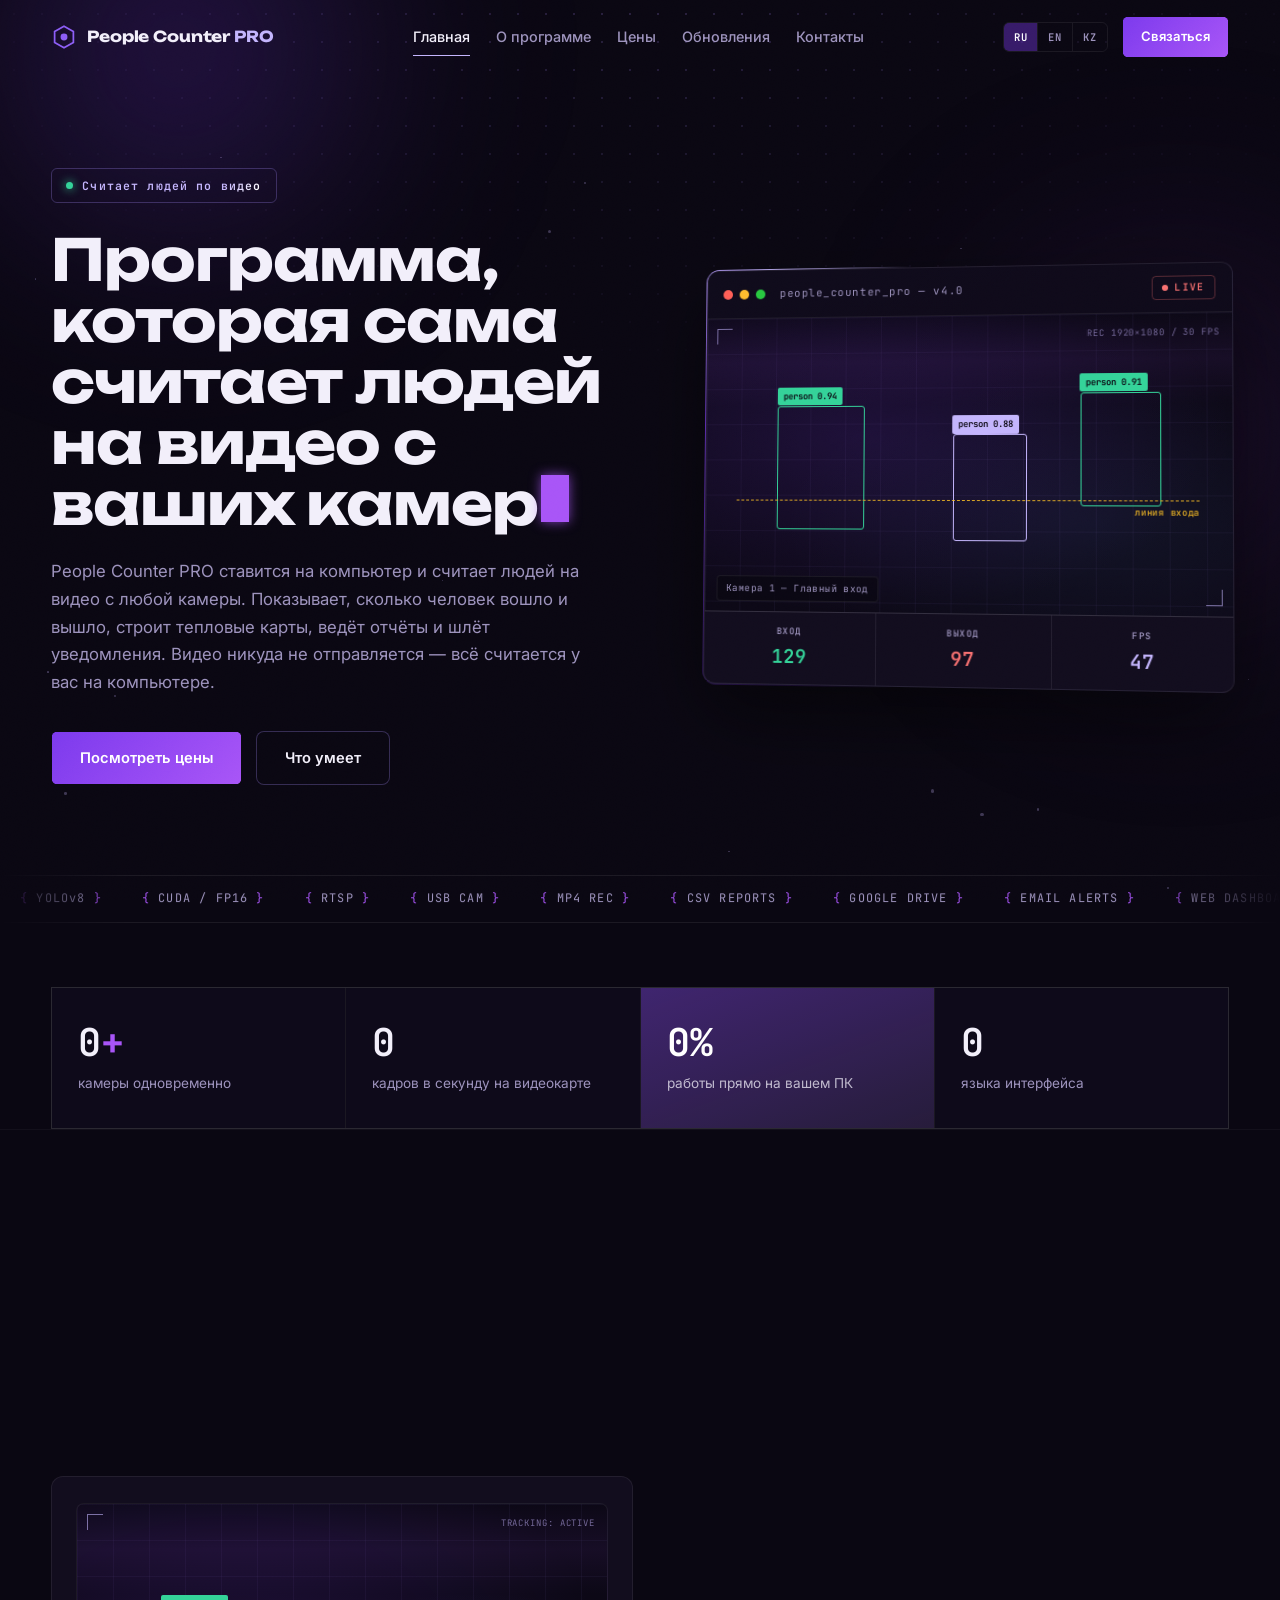
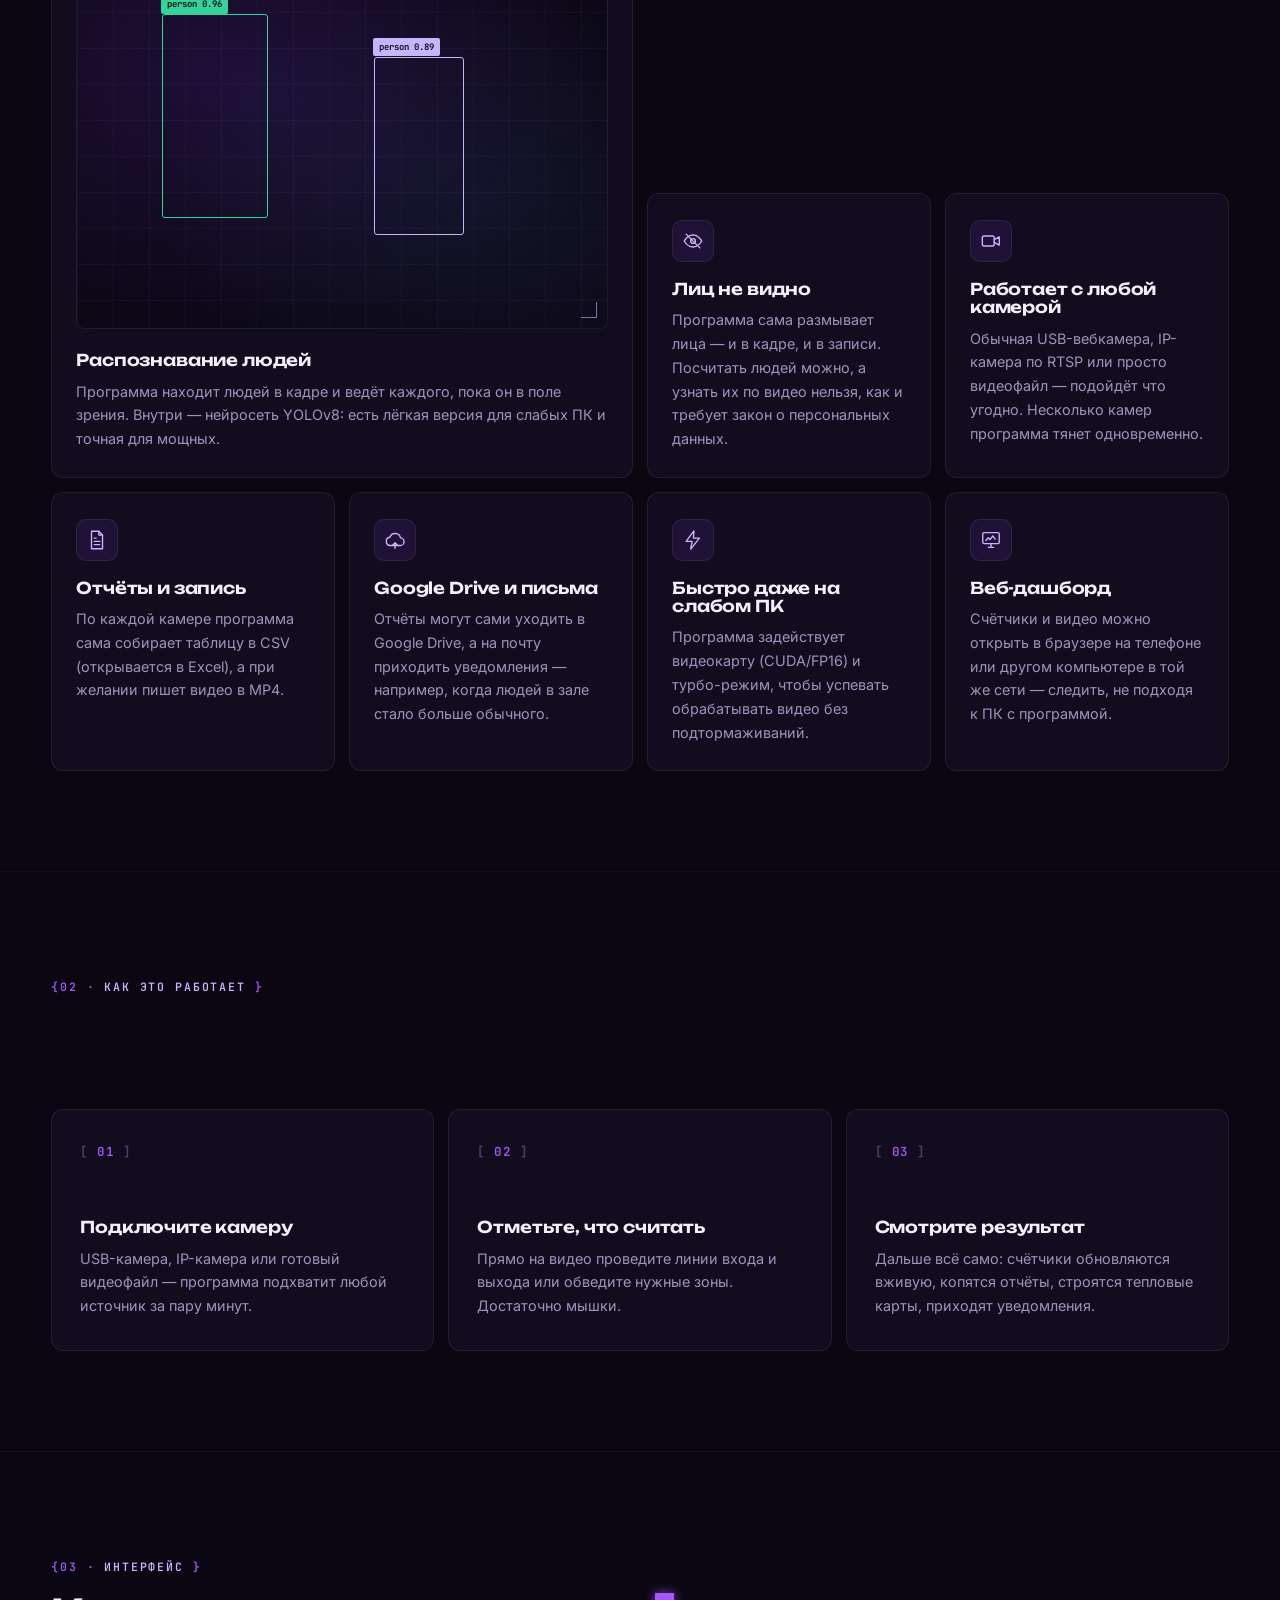
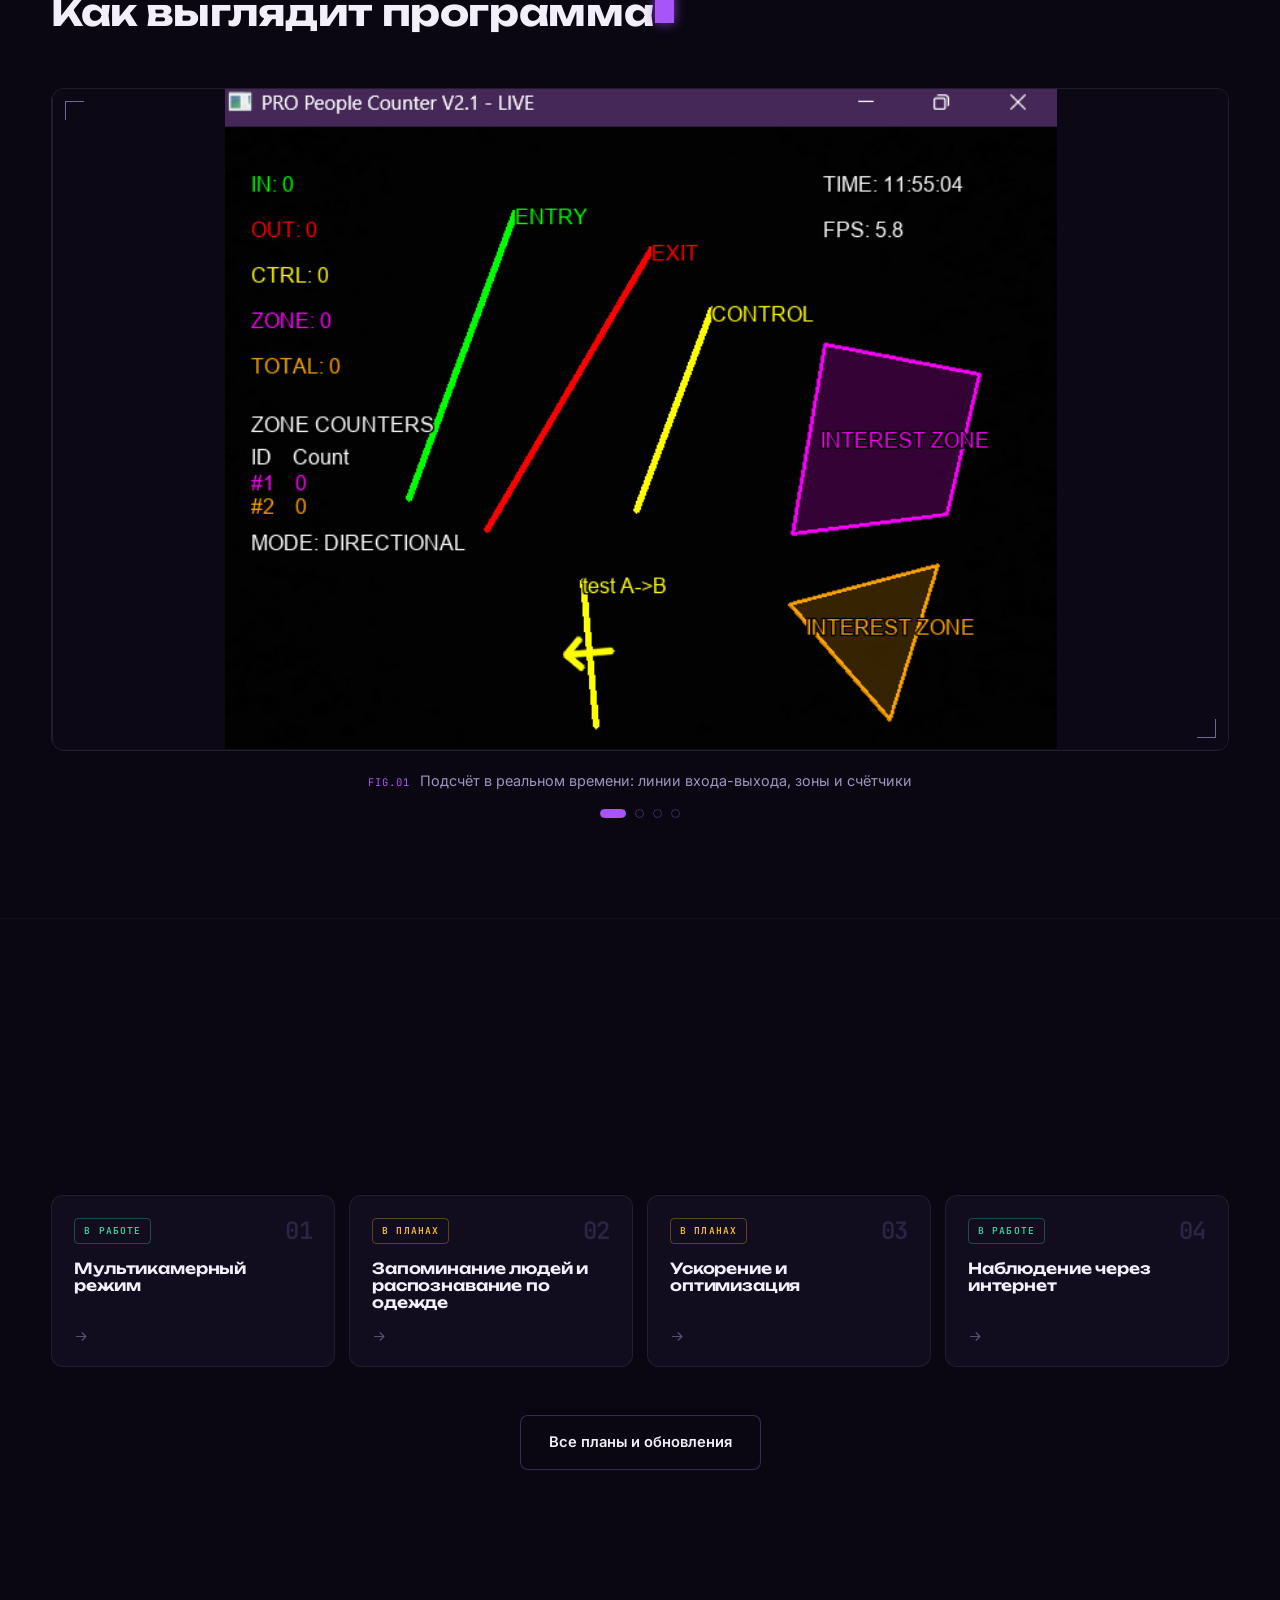
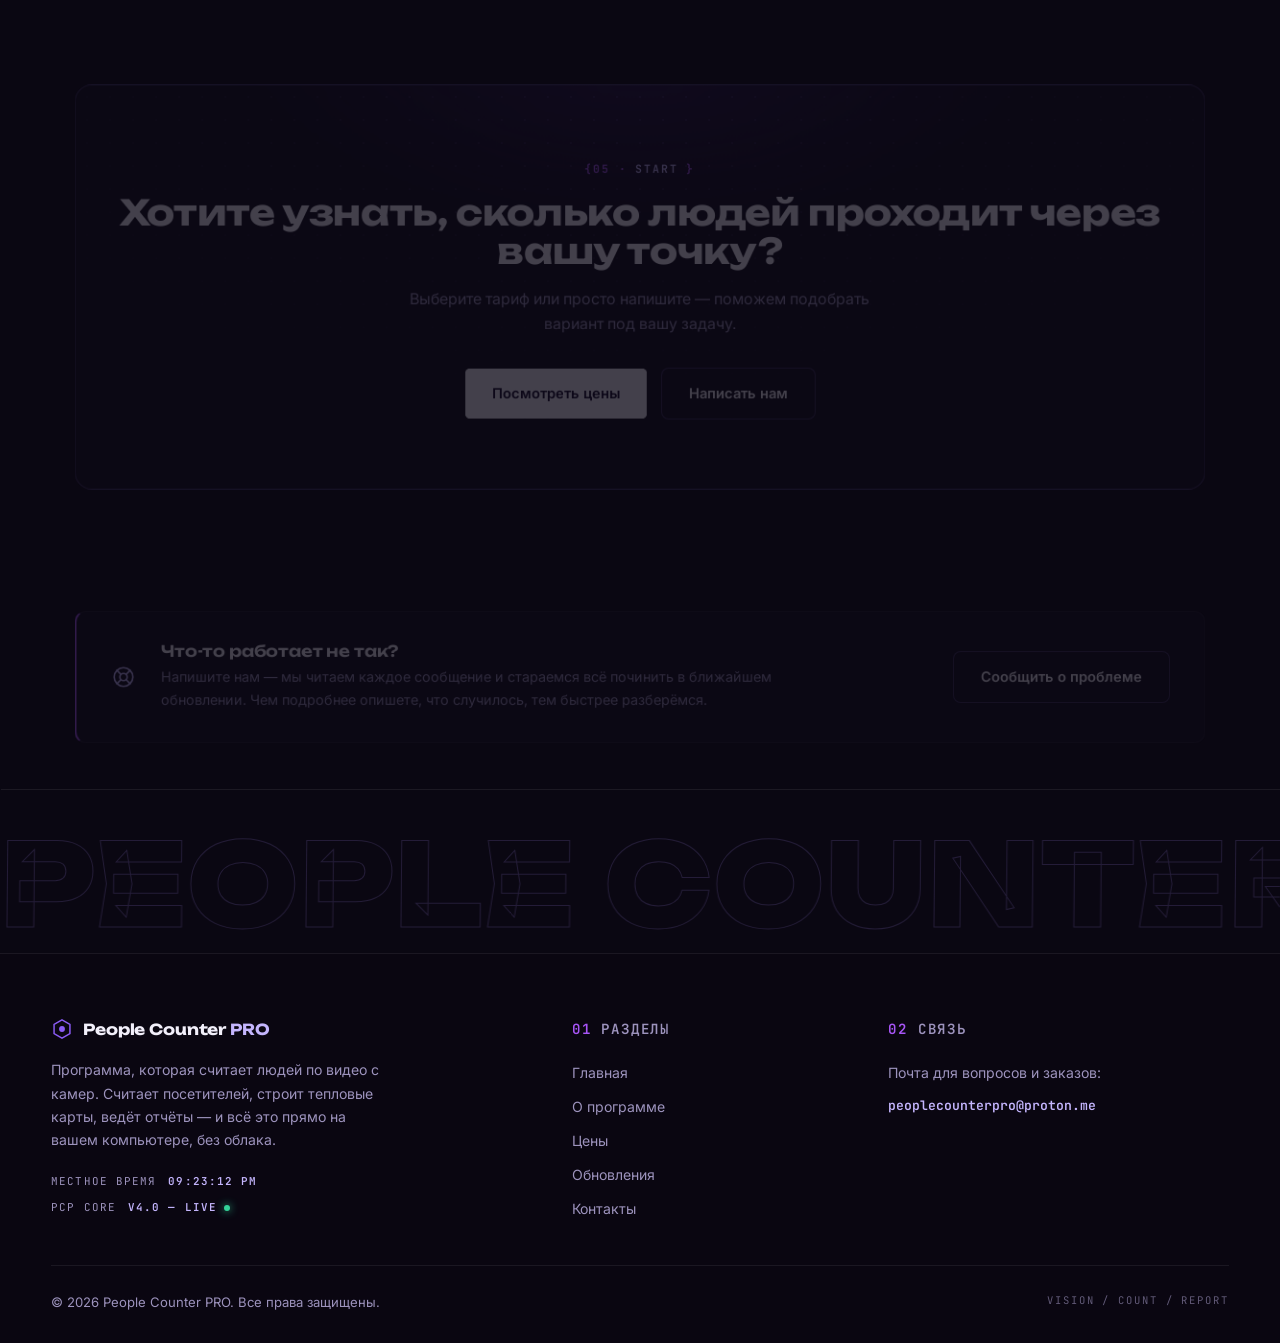
<file: index.html>
<!DOCTYPE html>
<html lang="ru">
<head>
<meta charset="UTF-8">
<meta name="viewport" content="width=device-width, initial-scale=1.0">
<title data-i18n="t_index">People Counter PRO — программа для подсчёта людей по камерам</title>
<meta name="description" content="People Counter PRO — система видеоаналитики на базе компьютерного зрения: подсчёт людей, тепловые карты, отчёты, приватность.">
<link rel="preconnect" href="https://fonts.googleapis.com">
<link rel="preconnect" href="https://fonts.gstatic.com" crossorigin>
<link href="https://fonts.googleapis.com/css2?family=Unbounded:wght@500;600;700;800&family=Inter:wght@400;500;600;700&family=JetBrains+Mono:wght@400;600&display=swap" rel="stylesheet">
<link rel="stylesheet" href="static/css/style.css">
<link rel="icon" href="data:image/svg+xml,%3Csvg xmlns='http://www.w3.org/2000/svg' viewBox='0 0 24 24'%3E%3Cpath d='M12 2l8.66 5v10L12 22 3.34 17V7L12 2z' fill='%237c3aed'/%3E%3Ccircle cx='12' cy='12' r='3.4' fill='%23c084fc'/%3E%3C/svg%3E">
<script>try{if(!sessionStorage.getItem("pcp_boot"))document.documentElement.classList.add("booting")}catch(e){}</script>
</head>
<body>
<div class="boot" id="boot" aria-hidden="true">
  <div class="boot-inner">
    <span class="boot-logo">PCP<i></i></span>
    <span class="boot-line" id="bootLine">INIT VISION CORE</span>
    <div class="boot-bar"><i id="bootBar"></i></div>
  </div>
</div>
<div class="progress" id="progress" aria-hidden="true"></div>
<div class="cursor-aim" id="cursorAim" aria-hidden="true">
  <span class="aim-tl"></span><span class="aim-tr"></span>
  <span class="aim-bl"></span><span class="aim-br"></span>
</div>
<div class="grain" aria-hidden="true"></div>
<div class="bg-glow" aria-hidden="true">
  <div class="aurora a1"></div>
  <div class="aurora a2"></div>
</div>
<header class="nav" id="nav">
  <a class="logo" href="index.html">
    <svg width="26" height="26" viewBox="0 0 24 24" fill="none"><defs><linearGradient id="lgm" x1="0" y1="0" x2="24" y2="24"><stop stop-color="#8b5cf6"/><stop offset="1" stop-color="#d8b4fe"/></linearGradient></defs><path d="M12 2l8.66 5v10L12 22 3.34 17V7L12 2z" stroke="url(#lgm)" stroke-width="1.6"/><circle cx="12" cy="12" r="3.2" fill="url(#lgm)"/></svg>
    <span>People&nbsp;Counter&nbsp;<b>PRO</b></span>
  </a>
  <nav class="nav-links" id="navLinks">
    <a href="index.html" class="active" data-i18n="nav_home">Главная</a>
    <a href="about.html" data-i18n="nav_about">О программе</a>
    <a href="pricing.html" data-i18n="nav_pricing">Цены</a>
    <a href="roadmap.html" data-i18n="nav_roadmap">Обновления</a>
    <a href="contact.html" data-i18n="nav_contact">Контакты</a>
    <div class="lang-switch lang-switch-mobile" role="group" aria-label="Language">
      <button type="button" data-lang="ru">RU</button>
      <button type="button" data-lang="en">EN</button>
      <button type="button" data-lang="kk">KZ</button>
    </div>
    <a href="contact.html" class="btn btn-primary btn-sm nav-cta-m" data-i18n="nav_cta">Связаться</a>
  </nav>
  <div class="nav-right">
    <div class="lang-switch" role="group" aria-label="Language">
      <button type="button" data-lang="ru">RU</button>
      <button type="button" data-lang="en">EN</button>
      <button type="button" data-lang="kk">KZ</button>
    </div>
    <a href="contact.html" class="btn btn-primary btn-sm nav-cta" data-i18n="nav_cta">Связаться</a>
    <button class="burger" id="burger" aria-label="Меню" type="button"><span></span><span></span><span></span></button>
  </div>
</header>
<main>
<section class="hero">
  <div class="container hero-grid">
    <div class="hero-copy">
      <div class="badge reveal"><i></i><span data-i18n="ix_badge">Считает людей по видео</span></div>
      <h1 class="reveal d1"><span class="rise" data-i18n="ix_title_pre">Программа, которая сама считает людей на видео с ваших</span> <span class="rise" data-i18n="ix_title_grad">камер</span></h1>
      <p class="hero-sub reveal d2" data-i18n="ix_sub">People Counter PRO ставится на компьютер и считает людей на видео с любой камеры. Показывает, сколько человек вошло и вышло, строит тепловые карты, ведёт отчёты и шлёт уведомления. Видео никуда не отправляется — всё считается у вас на компьютере.</p>
      <div class="hero-cta reveal d3">
        <a href="pricing.html" class="btn btn-primary" data-i18n="ix_b1">Посмотреть цены</a>
        <a href="#features" class="btn btn-ghost" data-i18n="ix_b2">Что умеет</a>
      </div>
    </div>
    <div class="mockup reveal d2">
      <div class="win-glow">
        <div class="win">
          <div class="win-bar">
            <span class="dot r"></span><span class="dot y"></span><span class="dot g"></span>
            <span class="win-title">people_counter_pro — v4.0</span>
            <span class="live-chip"><i></i>LIVE</span>
          </div>
          <div class="feed">
            <div class="feed-grid"></div>
            <div class="scanline"></div>
            <div class="bbox b1"><span>person 0.94</span></div>
            <div class="bbox b2"><span>person 0.88</span></div>
            <div class="bbox b3"><span>person 0.91</span></div>
            <div class="count-line"><em data-i18n="ix_m_line">линия входа</em></div>
            <div class="feed-corner tl"></div>
            <div class="feed-corner br"></div>
            <div class="feed-label" data-i18n="ix_m_cam">Камера 1 — Главный вход</div>
            <div class="feed-coords">REC 1920×1080 / 30 FPS</div>
          </div>
          <div class="win-stats">
            <div class="stat-chip in"><span data-i18n="ix_m_in">ВХОД</span><b id="mIn">128</b></div>
            <div class="stat-chip out"><span data-i18n="ix_m_out">ВЫХОД</span><b id="mOut">97</b></div>
            <div class="stat-chip fps"><span>FPS</span><b id="mFps">42</b></div>
          </div>
        </div>
      </div>
    </div>
  </div>
</section>

<div class="marquee" aria-hidden="true">
  <div class="marquee-track">
    <ul>
      <li>YOLOv8</li><li>CUDA / FP16</li><li>RTSP</li><li>USB CAM</li><li>MP4 REC</li><li>CSV REPORTS</li><li>GOOGLE DRIVE</li><li>EMAIL ALERTS</li><li>WEB DASHBOARD</li><li>HEATMAPS</li><li>60 FPS</li><li>100% ON-DEVICE</li><li>RU / EN / KZ</li>
    </ul>
    <ul aria-hidden="true">
      <li>YOLOv8</li><li>CUDA / FP16</li><li>RTSP</li><li>USB CAM</li><li>MP4 REC</li><li>CSV REPORTS</li><li>GOOGLE DRIVE</li><li>EMAIL ALERTS</li><li>WEB DASHBOARD</li><li>HEATMAPS</li><li>60 FPS</li><li>100% ON-DEVICE</li><li>RU / EN / KZ</li>
    </ul>
  </div>
</div>

<section class="stats">
  <div class="container stats-grid stagger">
    <div class="stat"><b><span class="num" data-target="4">0</span><span class="suf">+</span></b><span class="stat-l" data-i18n="ix_s1t">камеры одновременно</span></div>
    <div class="stat"><b><span class="num" data-target="60">0</span></b><span class="stat-l" data-i18n="ix_s2t">кадров в секунду на видеокарте</span></div>
    <div class="stat accent"><b><span class="num" data-target="100">0</span><span class="suf">%</span></b><span class="stat-l" data-i18n="ix_s3t">работы прямо на вашем ПК</span></div>
    <div class="stat"><b><span class="num" data-target="3">0</span></b><span class="stat-l" data-i18n="ix_s4t">языка интерфейса</span></div>
  </div>
</section>

<section class="section" id="features">
  <div class="container">
    <div class="sec-head reveal">
      <span class="kicker" data-num="01" data-i18n="ix_f_k">Возможности</span>
      <h2 class="rise-io" data-i18n="ix_f_t">Что умеет People Counter PRO</h2>
      <p data-i18n="ix_f_s">От распознавания людей вживую до готовых таблиц в Excel — и без ежемесячной платы за облако.</p>
    </div>
    <div class="bento" id="featGrid">
      <div class="card card-hero reveal">
        <div class="mini-feed">
          <div class="feed-grid"></div>
          <div class="scanline"></div>
          <div class="bbox b1"><span>person 0.96</span></div>
          <div class="bbox b2"><span>person 0.89</span></div>
          <div class="feed-corner tl"></div>
          <div class="feed-corner br"></div>
          <div class="feed-coords">TRACKING: ACTIVE</div>
        </div>
        <h3 data-i18n="ix_f1t">Распознавание людей</h3>
        <p data-i18n="ix_f1d">Программа находит людей в кадре и ведёт каждого, пока он в поле зрения. Внутри — нейросеть YOLOv8: есть лёгкая версия для слабых ПК и точная для мощных.</p>
      </div>
      <div class="card reveal d1"><div class="card-ico"><svg width="22" height="22" viewBox="0 0 24 24" fill="none" stroke="currentColor" stroke-width="1.5" stroke-linecap="round" stroke-linejoin="round"><path d="M4 19L10 5l6 10 4-8"/><circle cx="4" cy="19" r="1.4"/><circle cx="10" cy="5" r="1.4"/><circle cx="16" cy="15" r="1.4"/><circle cx="20" cy="7" r="1.4"/></svg></div><h3 data-i18n="ix_f2t">Линии и зоны подсчёта</h3><p data-i18n="ix_f2d">Проведите на видео линию входа и выхода или обведите нужный участок — программа посчитает всех, кто их пересёк. Рисуется мышкой прямо поверх картинки.</p></div>
      <div class="card reveal d2"><div class="card-ico"><svg width="22" height="22" viewBox="0 0 24 24" fill="none" stroke="currentColor" stroke-width="1.5" stroke-linecap="round" stroke-linejoin="round"><path d="M4 13a8 8 0 0116 0"/><path d="M7.5 13a4.5 4.5 0 019 0"/><circle cx="12" cy="13" r="1.2"/><path d="M5 18.5h14"/></svg></div><h3 data-i18n="ix_f3t">Тепловые карты</h3><p data-i18n="ix_f3d">Видно, где люди задерживаются, а куда почти не доходят. Удобно решать, как расставить товар или переделать планировку. Карту можно сохранить картинкой.</p></div>
      <div class="card reveal d3"><div class="card-ico"><svg width="22" height="22" viewBox="0 0 24 24" fill="none" stroke="currentColor" stroke-width="1.5" stroke-linecap="round" stroke-linejoin="round"><path d="M2.5 12s3.5-6.5 9.5-6.5S21.5 12 21.5 12s-3.5 6.5-9.5 6.5S2.5 12 2.5 12z"/><circle cx="12" cy="12" r="2.6"/><path d="M4.5 4.5l15 15"/></svg></div><h3 data-i18n="ix_f4t">Лиц не видно</h3><p data-i18n="ix_f4d">Программа сама размывает лица — и в кадре, и в записи. Посчитать людей можно, а узнать их по видео нельзя, как и требует закон о персональных данных.</p></div>
      <div class="card reveal d1"><div class="card-ico"><svg width="22" height="22" viewBox="0 0 24 24" fill="none" stroke="currentColor" stroke-width="1.5" stroke-linecap="round" stroke-linejoin="round"><rect x="2.5" y="6.5" width="13" height="11" rx="2"/><path d="M15.5 10.5L21 7.5v9l-5.5-3"/></svg></div><h3 data-i18n="ix_f5t">Работает с любой камерой</h3><p data-i18n="ix_f5d">Обычная USB-вебкамера, IP-камера по RTSP или просто видеофайл — подойдёт что угодно. Несколько камер программа тянет одновременно.</p></div>
      <div class="card reveal d2"><div class="card-ico"><svg width="22" height="22" viewBox="0 0 24 24" fill="none" stroke="currentColor" stroke-width="1.5" stroke-linecap="round" stroke-linejoin="round"><path d="M6 2.5h8l4 4v15H6z"/><path d="M14 2.5v4h4"/><path d="M9 10h2M9 13.5h6M9 17h6"/></svg></div><h3 data-i18n="ix_f6t">Отчёты и запись</h3><p data-i18n="ix_f6d">По каждой камере программа сама собирает таблицу в CSV (открывается в Excel), а при желании пишет видео в MP4.</p></div>
      <div class="card reveal d3"><div class="card-ico"><svg width="22" height="22" viewBox="0 0 24 24" fill="none" stroke="currentColor" stroke-width="1.5" stroke-linecap="round" stroke-linejoin="round"><path d="M7 18a4.5 4.5 0 01-.6-8.96A6 6 0 0118 9.7 4 4 0 0117.5 18H7z"/><path d="M12 21v-6M9.5 17.5L12 15l2.5 2.5"/></svg></div><h3 data-i18n="ix_f7t">Google Drive и письма</h3><p data-i18n="ix_f7d">Отчёты могут сами уходить в Google Drive, а на почту приходить уведомления — например, когда людей в зале стало больше обычного.</p></div>
      <div class="card reveal d1"><div class="card-ico"><svg width="22" height="22" viewBox="0 0 24 24" fill="none" stroke="currentColor" stroke-width="1.5" stroke-linecap="round" stroke-linejoin="round"><path d="M13 2L4.5 13.5H11L9.5 22 19 10h-6.5L13 2z"/></svg></div><h3 data-i18n="ix_f8t">Быстро даже на слабом ПК</h3><p data-i18n="ix_f8d">Программа задействует видеокарту (CUDA/FP16) и турбо-режим, чтобы успевать обрабатывать видео без подтормаживаний.</p></div>
      <div class="card reveal d2"><div class="card-ico"><svg width="22" height="22" viewBox="0 0 24 24" fill="none" stroke="currentColor" stroke-width="1.5" stroke-linecap="round" stroke-linejoin="round"><rect x="3" y="4" width="18" height="12" rx="1.5"/><path d="M9 20h6M12 16v4"/><path d="M6.5 12.5l2.5-3 2 2 3-4 2.5 3.5"/></svg></div><h3 data-i18n="ix_f9t">Веб-дашборд</h3><p data-i18n="ix_f9d">Счётчики и видео можно открыть в браузере на телефоне или другом компьютере в той же сети — следить, не подходя к ПК с программой.</p></div>
    </div>
  </div>
</section>

<section class="section">
  <div class="container">
    <div class="sec-head reveal">
      <span class="kicker" data-num="02" data-i18n="ix_h_k">Как это работает</span>
      <h2 class="rise-io" data-i18n="ix_h_t">Запуск за три шага</h2>
    </div>
    <div class="steps">
      <div class="step reveal"><div class="step-num">01</div><h3 data-i18n="ix_h1t">Подключите камеру</h3><p data-i18n="ix_h1d">USB-камера, IP-камера или готовый видеофайл — программа подхватит любой источник за пару минут.</p></div>
      <div class="step reveal d1"><div class="step-num">02</div><h3 data-i18n="ix_h2t">Отметьте, что считать</h3><p data-i18n="ix_h2d">Прямо на видео проведите линии входа и выхода или обведите нужные зоны. Достаточно мышки.</p></div>
      <div class="step reveal d2"><div class="step-num">03</div><h3 data-i18n="ix_h3t">Смотрите результат</h3><p data-i18n="ix_h3d">Дальше всё само: счётчики обновляются вживую, копятся отчёты, строятся тепловые карты, приходят уведомления.</p></div>
    </div>
  </div>
</section>

<section class="section">
  <div class="container">
    <div class="sec-head reveal">
      <span class="kicker" data-num="03" data-i18n="ix_sh_k">Интерфейс</span>
      <h2 class="rise-io" data-i18n="ix_sh_t">Как выглядит программа</h2>
    </div>
    <div class="carousel reveal" id="shotsCarousel">
      <div class="car-viewport">
        <div class="car-track" id="carTrack">
          <div class="car-slide">
            <div class="shot-frame zoomable" data-fig="FIG.01"><img src="static/img/screenshot-main.png" alt="Окно анализа People Counter PRO" onerror="this.parentElement.classList.add('noimg')"></div>
          </div>
          <div class="car-slide">
            <div class="shot-frame zoomable" data-fig="FIG.02"><img src="static/img/screenshot-dashboard.png" alt="Веб-дашборд" onerror="this.parentElement.classList.add('noimg')"></div>
          </div>
          <div class="car-slide">
            <div class="shot-frame zoomable" data-fig="FIG.03"><img src="static/img/screenshot-settings.png" alt="Настройки программы" onerror="this.parentElement.classList.add('noimg')"></div>
          </div>
          <div class="car-slide">
            <div class="shot-frame zoomable" data-fig="FIG.04"><img src="static/img/screenshot-controls.png" alt="Интеграции и управление" onerror="this.parentElement.classList.add('noimg')"></div>
          </div>
        </div>
        <button class="car-btn car-prev" id="carPrev" type="button" aria-label="Назад"><svg width="22" height="22" viewBox="0 0 24 24" fill="none" stroke="currentColor" stroke-width="2" stroke-linecap="round" stroke-linejoin="round"><path d="M15 5l-7 7 7 7"/></svg></button>
        <button class="car-btn car-next" id="carNext" type="button" aria-label="Вперёд"><svg width="22" height="22" viewBox="0 0 24 24" fill="none" stroke="currentColor" stroke-width="2" stroke-linecap="round" stroke-linejoin="round"><path d="M9 5l7 7-7 7"/></svg></button>
      </div>
      <div class="car-caption">
        <span class="car-fig" id="carFig">FIG.01</span>
        <span id="carCapText"></span>
      </div>
      <div class="car-dots" id="carDots" aria-hidden="true"></div>
      <div class="car-srcs" hidden aria-hidden="true">
        <span data-i18n="ix_sh1">Подсчёт в реальном времени: линии входа-выхода, зоны и счётчики</span>
        <span data-i18n="ix_sh2">Веб-дашборд: удалённый контроль и статистика</span>
        <span data-i18n="ix_sh3">Интерфейс приложения</span>
        <span data-i18n="ix_sh4">Интерфейс приложения</span>
      </div>
    </div>
  </div>
</section>

<section class="section">
  <div class="container">
    <div class="sec-head reveal">
      <span class="kicker" data-num="04" data-i18n="ix_r_k">Планы</span>
      <h2 class="rise-io" data-i18n="ix_r_t">Программа обновляется каждый месяц</h2>
    </div>
    <div class="grid-4">
      <a href="roadmap.html" class="mini-card reveal">
        <div class="mini-top"><span class="tag dev" data-i18n="rm_st_dev">В работе</span><span class="mini-num">01</span></div>
        <h3 data-i18n="rm_i1t">Мультикамерный режим</h3>
        <span class="mini-go"><svg width="15" height="15" viewBox="0 0 24 24" fill="none" stroke="currentColor" stroke-width="1.8" stroke-linecap="round" stroke-linejoin="round"><path d="M4 12h15M13 6l6 6-6 6"/></svg></span>
      </a>
      <a href="roadmap.html" class="mini-card reveal d1">
        <div class="mini-top"><span class="tag plan" data-i18n="rm_st_plan">В планах</span><span class="mini-num">02</span></div>
        <h3 data-i18n="rm_i2t">Запоминание людей и распознавание по одежде</h3>
        <span class="mini-go"><svg width="15" height="15" viewBox="0 0 24 24" fill="none" stroke="currentColor" stroke-width="1.8" stroke-linecap="round" stroke-linejoin="round"><path d="M4 12h15M13 6l6 6-6 6"/></svg></span>
      </a>
      <a href="roadmap.html" class="mini-card reveal d2">
        <div class="mini-top"><span class="tag plan" data-i18n="rm_st_plan">В планах</span><span class="mini-num">03</span></div>
        <h3 data-i18n="rm_i3t">Ускорение и оптимизация</h3>
        <span class="mini-go"><svg width="15" height="15" viewBox="0 0 24 24" fill="none" stroke="currentColor" stroke-width="1.8" stroke-linecap="round" stroke-linejoin="round"><path d="M4 12h15M13 6l6 6-6 6"/></svg></span>
      </a>
      <a href="roadmap.html" class="mini-card reveal d3">
        <div class="mini-top"><span class="tag dev" data-i18n="rm_st_dev">В работе</span><span class="mini-num">04</span></div>
        <h3 data-i18n="rm_i4t">Наблюдение через интернет</h3>
        <span class="mini-go"><svg width="15" height="15" viewBox="0 0 24 24" fill="none" stroke="currentColor" stroke-width="1.8" stroke-linecap="round" stroke-linejoin="round"><path d="M4 12h15M13 6l6 6-6 6"/></svg></span>
      </a>
    </div>
    <div class="center reveal"><a href="roadmap.html" class="btn btn-ghost" data-i18n="ix_r_b">Все планы и обновления</a></div>
  </div>
</section>

<section class="cta-band">
  <div class="container cta-inner" data-scrub>
    <span class="kicker" data-num="05">START</span>
    <h2 data-i18n="cta_t">Хотите узнать, сколько людей проходит через вашу точку?</h2>
    <p data-i18n="cta_d">Выберите тариф или просто напишите — поможем подобрать вариант под вашу задачу.</p>
    <div class="hero-cta">
      <a href="pricing.html" class="btn btn-light" data-i18n="cta_b1">Посмотреть цены</a>
      <a href="contact.html" class="btn btn-ghost" data-i18n="cta_b2">Написать нам</a>
    </div>
  </div>
</section>
</main>
<section class="support-band">
  <div class="container support-inner" data-scrub>
    <div class="support-icon">
      <svg width="26" height="26" viewBox="0 0 24 24" fill="none" stroke="currentColor" stroke-width="1.5" stroke-linecap="round" stroke-linejoin="round"><circle cx="12" cy="12" r="9"/><circle cx="12" cy="12" r="3.5"/><path d="M5.7 5.7l3.8 3.8M18.3 5.7l-3.8 3.8M5.7 18.3l3.8-3.8M18.3 18.3l-3.8-3.8"/></svg>
    </div>
    <div class="support-text">
      <h3 data-i18n="sup_t">Что-то работает не так?</h3>
      <p data-i18n="sup_d">Напишите нам — мы читаем каждое сообщение и стараемся всё починить в ближайшем обновлении. Чем подробнее опишете, что случилось, тем быстрее разберёмся.</p>
    </div>
    <a href="contact.html?topic=bug" class="btn btn-ghost" data-i18n="sup_b">Сообщить о проблеме</a>
  </div>
</section>
<div class="giant" aria-hidden="true">
  <div class="giant-track">
    <span>PEOPLE COUNTER PRO&nbsp;·&nbsp;ON-DEVICE AI VISION&nbsp;·&nbsp;</span>
    <span>PEOPLE COUNTER PRO&nbsp;·&nbsp;ON-DEVICE AI VISION&nbsp;·&nbsp;</span>
  </div>
</div>
<footer class="footer">
  <div class="container footer-grid">
    <div class="footer-brand">
      <a class="logo" href="index.html">
        <svg width="22" height="22" viewBox="0 0 24 24" fill="none"><path d="M12 2l8.66 5v10L12 22 3.34 17V7L12 2z" stroke="#8b5cf6" stroke-width="1.6"/><circle cx="12" cy="12" r="3.2" fill="#8b5cf6"/></svg>
        <span>People&nbsp;Counter&nbsp;<b>PRO</b></span>
      </a>
      <p data-i18n="ft_desc">Программа, которая считает людей по видео с камер. Считает посетителей, строит тепловые карты, ведёт отчёты — и всё это прямо на вашем компьютере, без облака.</p>
      <div class="footer-meta">
        <span class="meta-row"><span data-i18n="ft_time_l">Местное время</span><b id="clock">--:--:--</b></span>
        <span class="meta-row"><span>PCP CORE</span><b>v4.0 — LIVE<i class="meta-dot"></i></b></span>
      </div>
    </div>
    <div class="footer-col">
      <h4><span class="idx">01</span><span data-i18n="ft_nav">Разделы</span></h4>
      <a href="index.html" data-i18n="nav_home">Главная</a>
      <a href="about.html" data-i18n="nav_about">О программе</a>
      <a href="pricing.html" data-i18n="nav_pricing">Цены</a>
      <a href="roadmap.html" data-i18n="nav_roadmap">Обновления</a>
      <a href="contact.html" data-i18n="nav_contact">Контакты</a>
    </div>
    <div class="footer-col">
      <h4><span class="idx">02</span><span data-i18n="ft_contact_t">Связь</span></h4>
      <span data-i18n="ft_mail_l">Почта для вопросов и заказов:</span>
      <a class="footer-mail" href="mailto:peoplecounterpro@proton.me">peoplecounterpro@proton.me</a>
    </div>
  </div>
  <div class="container footer-bottom">
    <span>© <span id="year">2026</span> People Counter PRO. <span data-i18n="ft_rights">Все права защищены.</span></span>
    <span class="footer-sig">VISION&nbsp;/&nbsp;COUNT&nbsp;/&nbsp;REPORT</span>
  </div>
</footer>
<script src="static/js/i18n.js"></script>
<script src="static/js/main.js"></script>
</body>
</html>
</file>
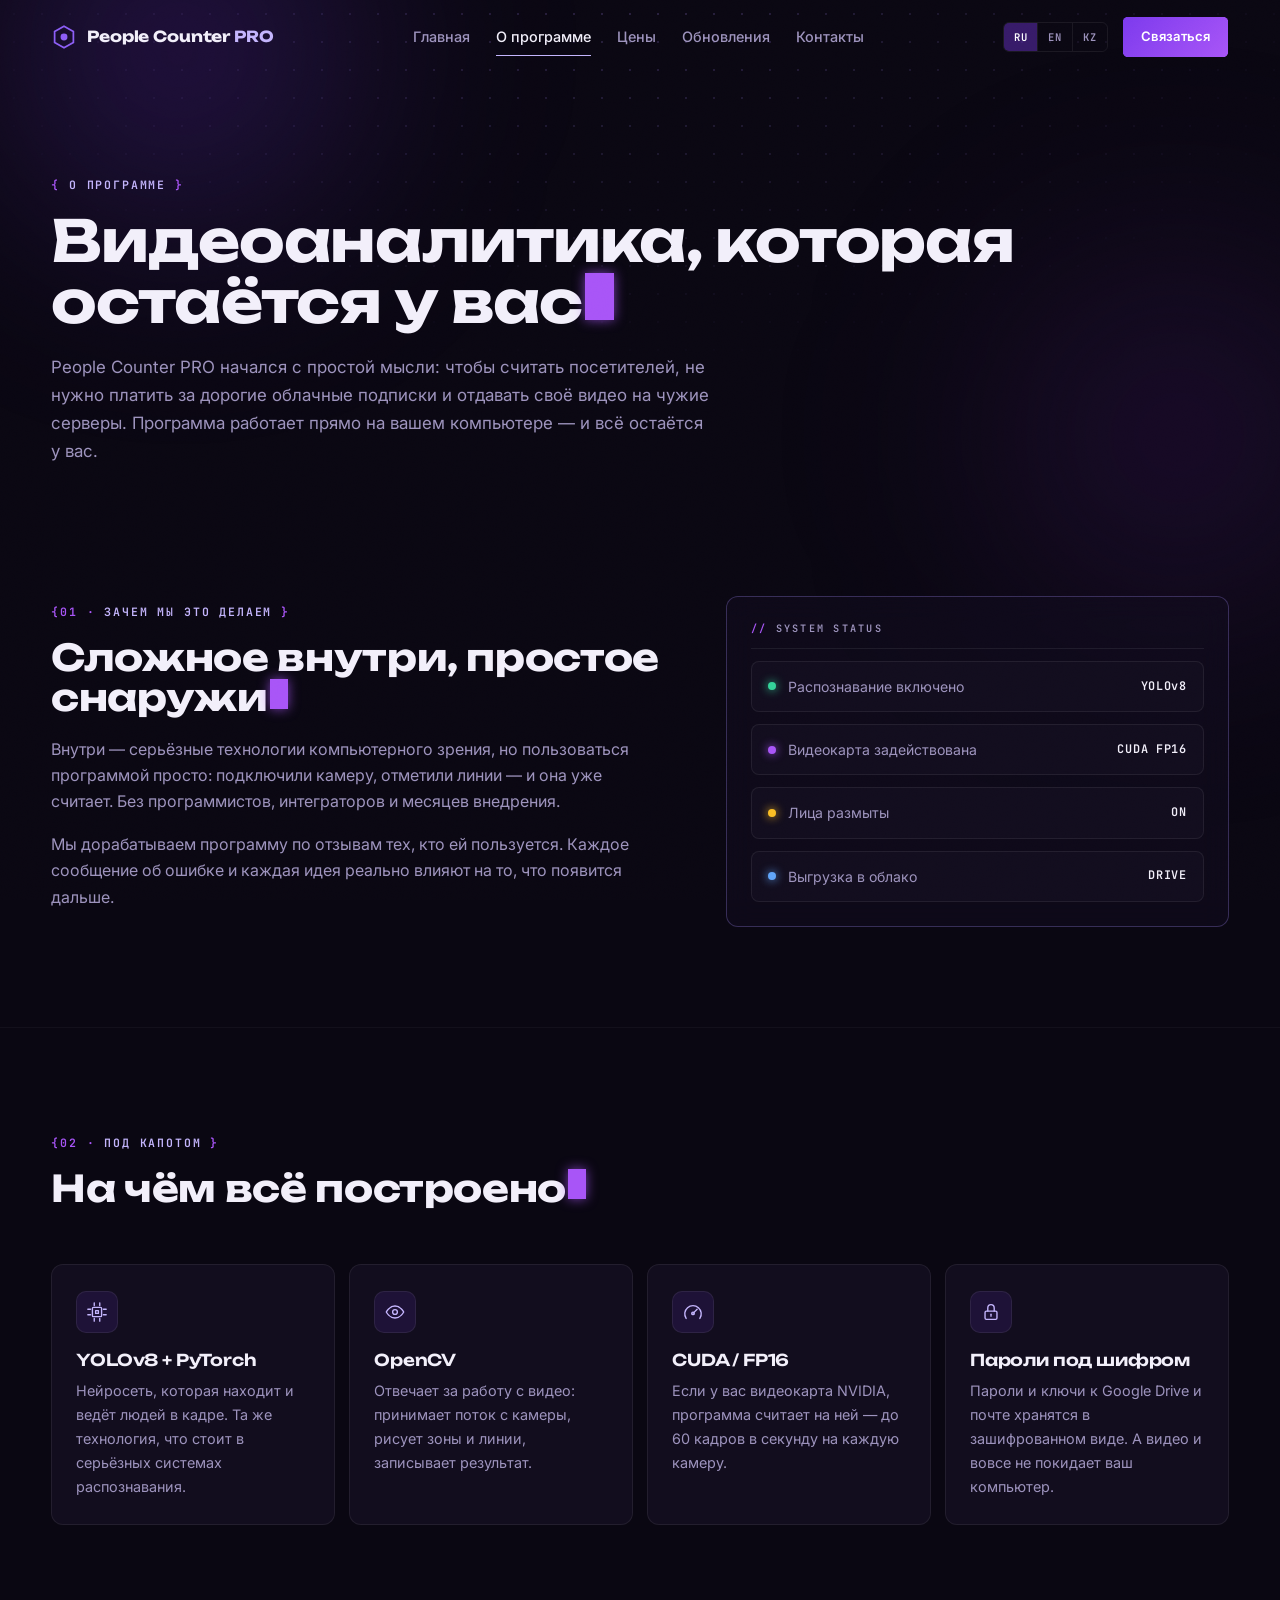
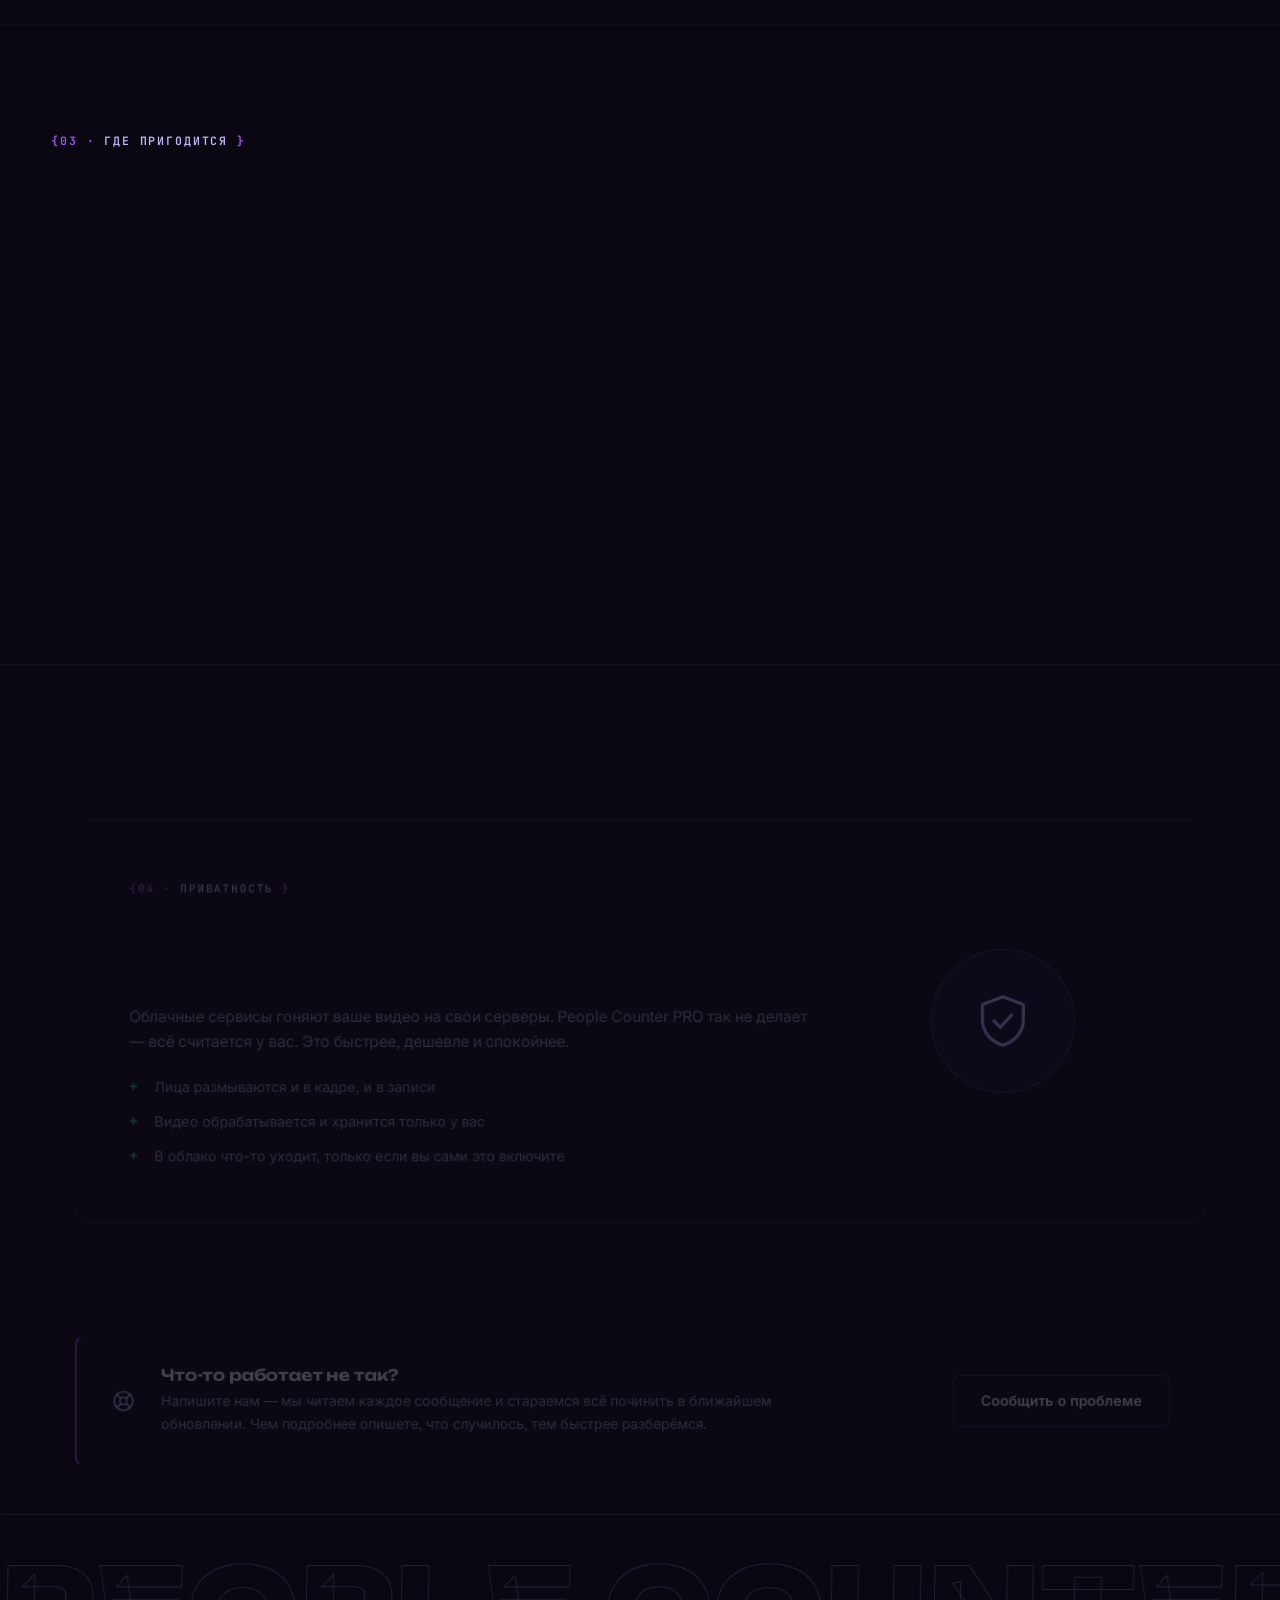
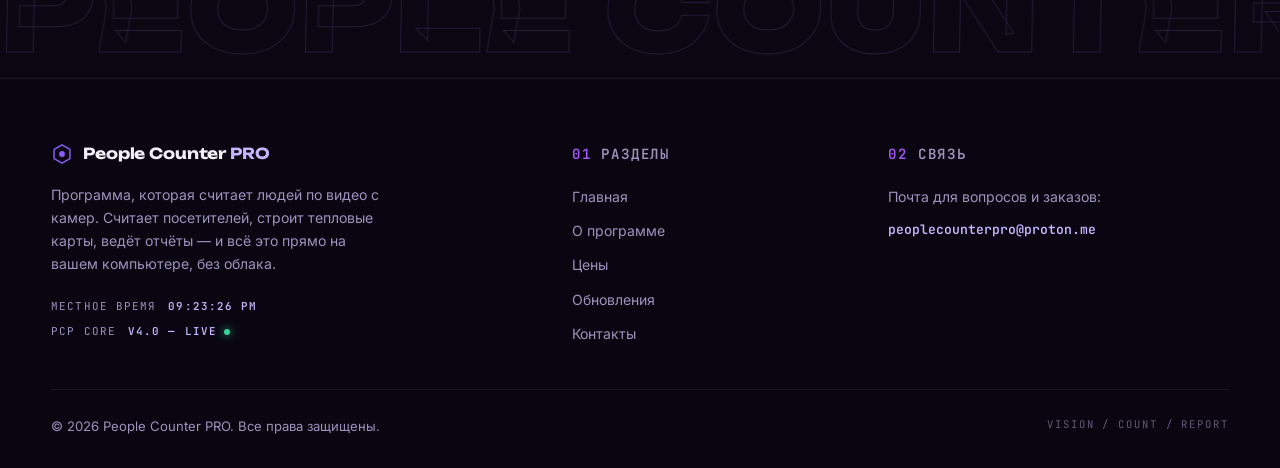
<file: about.html>
<!DOCTYPE html>
<html lang="ru">
<head>
<meta charset="UTF-8">
<meta name="viewport" content="width=device-width, initial-scale=1.0">
<title data-i18n="t_about">О программе — People Counter PRO</title>
<meta name="description" content="People Counter PRO — система видеоаналитики на базе компьютерного зрения: подсчёт людей, тепловые карты, отчёты, приватность.">
<link rel="preconnect" href="https://fonts.googleapis.com">
<link rel="preconnect" href="https://fonts.gstatic.com" crossorigin>
<link href="https://fonts.googleapis.com/css2?family=Unbounded:wght@500;600;700;800&family=Inter:wght@400;500;600;700&family=JetBrains+Mono:wght@400;600&display=swap" rel="stylesheet">
<link rel="stylesheet" href="static/css/style.css">
<link rel="icon" href="data:image/svg+xml,%3Csvg xmlns='http://www.w3.org/2000/svg' viewBox='0 0 24 24'%3E%3Cpath d='M12 2l8.66 5v10L12 22 3.34 17V7L12 2z' fill='%237c3aed'/%3E%3Ccircle cx='12' cy='12' r='3.4' fill='%23c084fc'/%3E%3C/svg%3E">
<script>try{if(!sessionStorage.getItem("pcp_boot"))document.documentElement.classList.add("booting")}catch(e){}</script>
</head>
<body>
<div class="boot" id="boot" aria-hidden="true">
  <div class="boot-inner">
    <span class="boot-logo">PCP<i></i></span>
    <span class="boot-line" id="bootLine">INIT VISION CORE</span>
    <div class="boot-bar"><i id="bootBar"></i></div>
  </div>
</div>
<div class="progress" id="progress" aria-hidden="true"></div>
<div class="cursor-aim" id="cursorAim" aria-hidden="true">
  <span class="aim-tl"></span><span class="aim-tr"></span>
  <span class="aim-bl"></span><span class="aim-br"></span>
</div>
<div class="grain" aria-hidden="true"></div>
<div class="bg-glow" aria-hidden="true">
  <div class="aurora a1"></div>
  <div class="aurora a2"></div>
</div>
<header class="nav" id="nav">
  <a class="logo" href="index.html">
    <svg width="26" height="26" viewBox="0 0 24 24" fill="none"><defs><linearGradient id="lgm" x1="0" y1="0" x2="24" y2="24"><stop stop-color="#8b5cf6"/><stop offset="1" stop-color="#d8b4fe"/></linearGradient></defs><path d="M12 2l8.66 5v10L12 22 3.34 17V7L12 2z" stroke="url(#lgm)" stroke-width="1.6"/><circle cx="12" cy="12" r="3.2" fill="url(#lgm)"/></svg>
    <span>People&nbsp;Counter&nbsp;<b>PRO</b></span>
  </a>
  <nav class="nav-links" id="navLinks">
    <a href="index.html" data-i18n="nav_home">Главная</a>
    <a href="about.html" class="active" data-i18n="nav_about">О программе</a>
    <a href="pricing.html" data-i18n="nav_pricing">Цены</a>
    <a href="roadmap.html" data-i18n="nav_roadmap">Обновления</a>
    <a href="contact.html" data-i18n="nav_contact">Контакты</a>
    <div class="lang-switch lang-switch-mobile" role="group" aria-label="Language">
      <button type="button" data-lang="ru">RU</button>
      <button type="button" data-lang="en">EN</button>
      <button type="button" data-lang="kk">KZ</button>
    </div>
    <a href="contact.html" class="btn btn-primary btn-sm nav-cta-m" data-i18n="nav_cta">Связаться</a>
  </nav>
  <div class="nav-right">
    <div class="lang-switch" role="group" aria-label="Language">
      <button type="button" data-lang="ru">RU</button>
      <button type="button" data-lang="en">EN</button>
      <button type="button" data-lang="kk">KZ</button>
    </div>
    <a href="contact.html" class="btn btn-primary btn-sm nav-cta" data-i18n="nav_cta">Связаться</a>
    <button class="burger" id="burger" aria-label="Меню" type="button"><span></span><span></span><span></span></button>
  </div>
</header>
<main>
<section class="page-hero">
  <div class="container">
    <span class="kicker reveal" data-i18n="ab_k">О программе</span>
    <h1 class="reveal d1 rise" data-i18n="ab_t">Видеоаналитика, которая остаётся у вас</h1>
    <p class="lead reveal d2" data-i18n="ab_lead">People Counter PRO начался с простой мысли: чтобы считать посетителей, не нужно платить за дорогие облачные подписки и отдавать своё видео на чужие серверы. Программа работает прямо на вашем компьютере — и всё остаётся у вас.</p>
  </div>
</section>

<section class="section">
  <div class="container split">
    <div class="split-text reveal from-l">
      <span class="kicker" data-num="01" data-i18n="ab_m_k">Зачем мы это делаем</span>
      <h2 class="rise-io" data-i18n="ab_m_t">Сложное внутри, простое снаружи</h2>
      <p data-i18n="ab_m_d1">Внутри — серьёзные технологии компьютерного зрения, но пользоваться программой просто: подключили камеру, отметили линии — и она уже считает. Без программистов, интеграторов и месяцев внедрения.</p>
      <p data-i18n="ab_m_d2">Мы дорабатываем программу по отзывам тех, кто ей пользуется. Каждое сообщение об ошибке и каждая идея реально влияют на то, что появится дальше.</p>
    </div>
    <div class="split-visual reveal from-r d1">
      <div class="glass-panel">
        <div class="gp-head">SYSTEM STATUS</div>
        <div class="gp-row"><span class="gp-dot g"></span><span data-i18n="ab_g1">Распознавание включено</span><b>YOLOv8</b></div>
        <div class="gp-row"><span class="gp-dot v"></span><span data-i18n="ab_g2">Видеокарта задействована</span><b>CUDA FP16</b></div>
        <div class="gp-row"><span class="gp-dot y"></span><span data-i18n="ab_g3">Лица размыты</span><b>ON</b></div>
        <div class="gp-row"><span class="gp-dot b"></span><span data-i18n="ab_g4">Выгрузка в облако</span><b>DRIVE</b></div>
      </div>
    </div>
  </div>
</section>

<section class="section">
  <div class="container">
    <div class="sec-head reveal">
      <span class="kicker" data-num="02" data-i18n="ab_tech_k">Под капотом</span>
      <h2 class="rise-io" data-i18n="ab_tech_t">На чём всё построено</h2>
    </div>
    <div class="grid-4">
      <div class="card reveal"><div class="card-ico"><svg width="22" height="22" viewBox="0 0 24 24" fill="none" stroke="currentColor" stroke-width="1.5" stroke-linecap="round" stroke-linejoin="round"><rect x="7" y="7" width="10" height="10" rx="1"/><rect x="10.5" y="10.5" width="3" height="3"/><path d="M9 2v3M15 2v3M9 19v3M15 19v3M2 9h3M2 15h3M19 9h3M19 15h3"/></svg></div><h3 data-i18n="ab_t1t">YOLOv8 + PyTorch</h3><p data-i18n="ab_t1d">Нейросеть, которая находит и ведёт людей в кадре. Та же технология, что стоит в серьёзных системах распознавания.</p></div>
      <div class="card reveal d1"><div class="card-ico"><svg width="22" height="22" viewBox="0 0 24 24" fill="none" stroke="currentColor" stroke-width="1.5" stroke-linecap="round" stroke-linejoin="round"><path d="M2.5 12s3.5-6.5 9.5-6.5S21.5 12 21.5 12s-3.5 6.5-9.5 6.5S2.5 12 2.5 12z"/><circle cx="12" cy="12" r="2.6"/></svg></div><h3 data-i18n="ab_t2t">OpenCV</h3><p data-i18n="ab_t2d">Отвечает за работу с видео: принимает поток с камеры, рисует зоны и линии, записывает результат.</p></div>
      <div class="card reveal d2"><div class="card-ico"><svg width="22" height="22" viewBox="0 0 24 24" fill="none" stroke="currentColor" stroke-width="1.5" stroke-linecap="round" stroke-linejoin="round"><path d="M4.5 19a9 9 0 1115 0"/><path d="M12 13.5L16.5 9"/><circle cx="12" cy="13.5" r="1.4"/></svg></div><h3 data-i18n="ab_t3t">CUDA / FP16</h3><p data-i18n="ab_t3d">Если у вас видеокарта NVIDIA, программа считает на ней — до 60 кадров в секунду на каждую камеру.</p></div>
      <div class="card reveal d3"><div class="card-ico"><svg width="22" height="22" viewBox="0 0 24 24" fill="none" stroke="currentColor" stroke-width="1.5" stroke-linecap="round" stroke-linejoin="round"><rect x="5.5" y="11" width="13" height="9" rx="1.5"/><path d="M8.5 11V7.5a3.5 3.5 0 017 0V11"/><path d="M12 14.5v2"/></svg></div><h3 data-i18n="ab_t4t">Пароли под шифром</h3><p data-i18n="ab_t4d">Пароли и ключи к Google Drive и почте хранятся в зашифрованном виде. А видео и вовсе не покидает ваш компьютер.</p></div>
    </div>
  </div>
</section>

<section class="section">
  <div class="container">
    <div class="sec-head reveal">
      <span class="kicker" data-num="03" data-i18n="ab_u_k">Где пригодится</span>
      <h2 class="rise-io" data-i18n="ab_u_t">Кому подходит People Counter PRO</h2>
    </div>
    <div class="grid-4">
      <div class="card reveal"><div class="card-ico"><svg width="22" height="22" viewBox="0 0 24 24" fill="none" stroke="currentColor" stroke-width="1.5" stroke-linecap="round" stroke-linejoin="round"><path d="M4.5 8.5h15L18.3 20.5H5.7z"/><path d="M8.5 11V6.5a3.5 3.5 0 017 0V11"/></svg></div><h3 data-i18n="ab_u1t">Магазины</h3><p data-i18n="ab_u1d">Сколько человек зашло, в какие часы наплыв, какие витрины работают, а какие зоны пустуют — всё видно по тепловым картам.</p></div>
      <div class="card reveal d1"><div class="card-ico"><svg width="22" height="22" viewBox="0 0 24 24" fill="none" stroke="currentColor" stroke-width="1.5" stroke-linecap="round" stroke-linejoin="round"><path d="M3 20.5h18"/><rect x="5.5" y="3.5" width="13" height="17"/><path d="M9 7.5h2M13 7.5h2M9 11.5h2M13 11.5h2M9 15.5h2M13 15.5h2"/><path d="M11 20.5v-2.5h2v2.5"/></svg></div><h3 data-i18n="ab_u2t">Офисы и бизнес-центры</h3><p data-i18n="ab_u2d">Загрузка переговорок и общих зон, проходимость на входе, статистика по дням.</p></div>
      <div class="card reveal d2"><div class="card-ico"><svg width="22" height="22" viewBox="0 0 24 24" fill="none" stroke="currentColor" stroke-width="1.5" stroke-linecap="round" stroke-linejoin="round"><path d="M5.5 21V3.5"/><path d="M5.5 4.5c4.5-2 7.5 2 13 0v9.5c-5.5 2-8.5-2-13 0"/></svg></div><h3 data-i18n="ab_u3t">Мероприятия</h3><p data-i18n="ab_u3d">Сколько народу на площадке, как люди перетекают между зонами и сигнал, когда пора придержать вход.</p></div>
      <div class="card reveal d3"><div class="card-ico"><svg width="22" height="22" viewBox="0 0 24 24" fill="none" stroke="currentColor" stroke-width="1.5" stroke-linecap="round" stroke-linejoin="round"><rect x="5.5" y="3.5" width="13" height="13" rx="2.5"/><path d="M5.5 11.5h13"/><path d="M9 16.5l-2 4M15 16.5l2 4"/><path d="M9.5 13.8v.4M14.5 13.8v.4"/></svg></div><h3 data-i18n="ab_u4t">Транспорт</h3><p data-i18n="ab_u4d">Сколько пассажиров на станции или остановке. Отдельные линии для входа и выхода считают потоки по отдельности.</p></div>
    </div>
  </div>
</section>

<section class="section">
  <div class="container privacy-band" data-scrub>
    <div class="privacy-text">
      <span class="kicker" data-num="04" data-i18n="ab_p_k">Приватность</span>
      <h2 class="rise-io" data-i18n="ab_p_t">Ваше видео не уходит в облако</h2>
      <p data-i18n="ab_p_d">Облачные сервисы гоняют ваше видео на свои серверы. People Counter PRO так не делает — всё считается у вас. Это быстрее, дешевле и спокойнее.</p>
      <ul class="check-list">
        <li data-i18n="ab_p_l1">Лица размываются и в кадре, и в записи</li>
        <li data-i18n="ab_p_l2">Видео обрабатывается и хранится только у вас</li>
        <li data-i18n="ab_p_l3">В облако что-то уходит, только если вы сами это включите</li>
      </ul>
    </div>
    <div class="privacy-visual">
      <div class="shield">
        <svg width="64" height="64" viewBox="0 0 24 24" fill="none" stroke="currentColor" stroke-width="1.2" stroke-linecap="round" stroke-linejoin="round"><path d="M12 2.5l8 3v6c0 5-3.4 8.4-8 10-4.6-1.6-8-5-8-10v-6z"/><path d="M8.5 12l2.5 2.5 4.5-5"/></svg>
      </div>
    </div>
  </div>
</section>
</main>
<section class="support-band">
  <div class="container support-inner" data-scrub>
    <div class="support-icon">
      <svg width="26" height="26" viewBox="0 0 24 24" fill="none" stroke="currentColor" stroke-width="1.5" stroke-linecap="round" stroke-linejoin="round"><circle cx="12" cy="12" r="9"/><circle cx="12" cy="12" r="3.5"/><path d="M5.7 5.7l3.8 3.8M18.3 5.7l-3.8 3.8M5.7 18.3l3.8-3.8M18.3 18.3l-3.8-3.8"/></svg>
    </div>
    <div class="support-text">
      <h3 data-i18n="sup_t">Что-то работает не так?</h3>
      <p data-i18n="sup_d">Напишите нам — мы читаем каждое сообщение и стараемся всё починить в ближайшем обновлении. Чем подробнее опишете, что случилось, тем быстрее разберёмся.</p>
    </div>
    <a href="contact.html?topic=bug" class="btn btn-ghost" data-i18n="sup_b">Сообщить о проблеме</a>
  </div>
</section>
<div class="giant" aria-hidden="true">
  <div class="giant-track">
    <span>PEOPLE COUNTER PRO&nbsp;·&nbsp;ON-DEVICE AI VISION&nbsp;·&nbsp;</span>
    <span>PEOPLE COUNTER PRO&nbsp;·&nbsp;ON-DEVICE AI VISION&nbsp;·&nbsp;</span>
  </div>
</div>
<footer class="footer">
  <div class="container footer-grid">
    <div class="footer-brand">
      <a class="logo" href="index.html">
        <svg width="22" height="22" viewBox="0 0 24 24" fill="none"><path d="M12 2l8.66 5v10L12 22 3.34 17V7L12 2z" stroke="#8b5cf6" stroke-width="1.6"/><circle cx="12" cy="12" r="3.2" fill="#8b5cf6"/></svg>
        <span>People&nbsp;Counter&nbsp;<b>PRO</b></span>
      </a>
      <p data-i18n="ft_desc">Программа, которая считает людей по видео с камер. Считает посетителей, строит тепловые карты, ведёт отчёты — и всё это прямо на вашем компьютере, без облака.</p>
      <div class="footer-meta">
        <span class="meta-row"><span data-i18n="ft_time_l">Местное время</span><b id="clock">--:--:--</b></span>
        <span class="meta-row"><span>PCP CORE</span><b>v4.0 — LIVE<i class="meta-dot"></i></b></span>
      </div>
    </div>
    <div class="footer-col">
      <h4><span class="idx">01</span><span data-i18n="ft_nav">Разделы</span></h4>
      <a href="index.html" data-i18n="nav_home">Главная</a>
      <a href="about.html" data-i18n="nav_about">О программе</a>
      <a href="pricing.html" data-i18n="nav_pricing">Цены</a>
      <a href="roadmap.html" data-i18n="nav_roadmap">Обновления</a>
      <a href="contact.html" data-i18n="nav_contact">Контакты</a>
    </div>
    <div class="footer-col">
      <h4><span class="idx">02</span><span data-i18n="ft_contact_t">Связь</span></h4>
      <span data-i18n="ft_mail_l">Почта для вопросов и заказов:</span>
      <a class="footer-mail" href="mailto:peoplecounterpro@proton.me">peoplecounterpro@proton.me</a>
    </div>
  </div>
  <div class="container footer-bottom">
    <span>© <span id="year">2026</span> People Counter PRO. <span data-i18n="ft_rights">Все права защищены.</span></span>
    <span class="footer-sig">VISION&nbsp;/&nbsp;COUNT&nbsp;/&nbsp;REPORT</span>
  </div>
</footer>
<script src="static/js/i18n.js"></script>
<script src="static/js/main.js"></script>
</body>
</html>
</file>
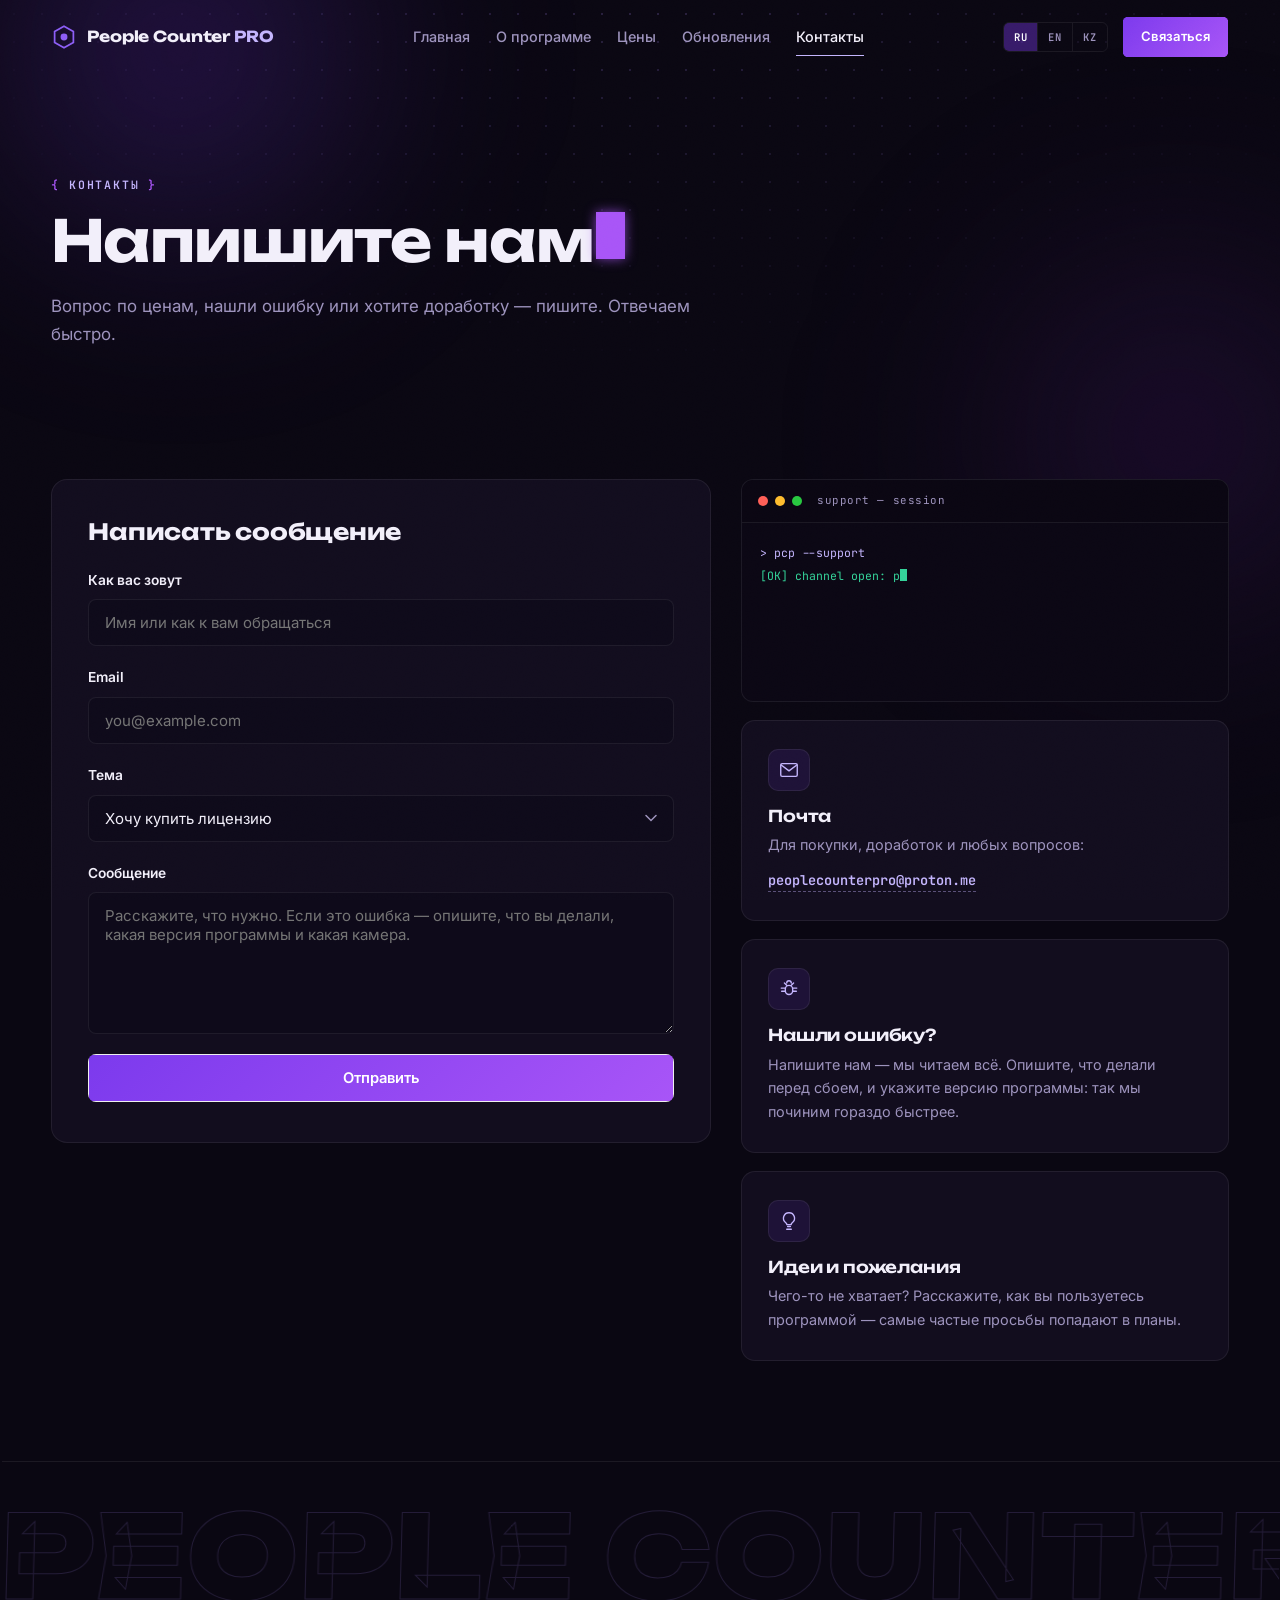
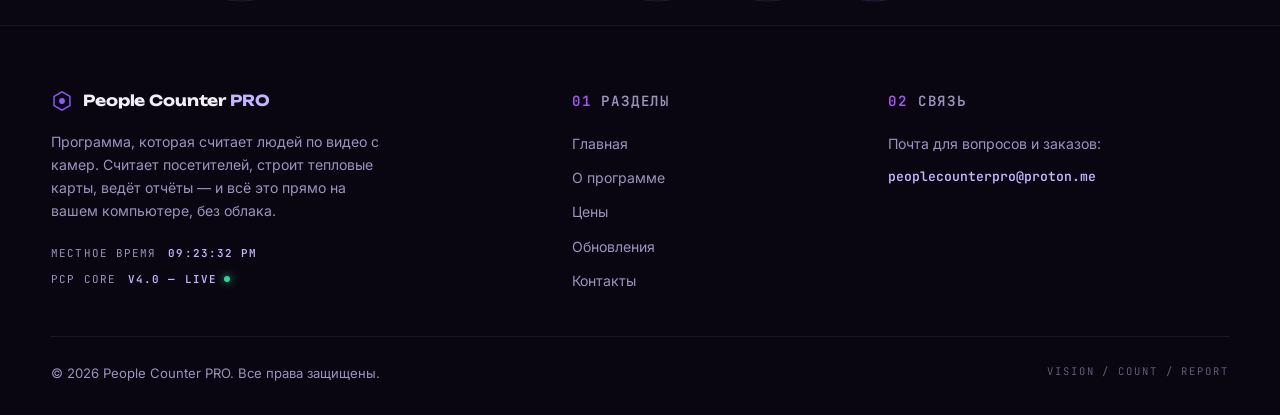
<file: contact.html>
<!DOCTYPE html>
<html lang="ru">
<head>
<meta charset="UTF-8">
<meta name="viewport" content="width=device-width, initial-scale=1.0">
<title data-i18n="t_contact">Связаться с нами — People Counter PRO</title>
<meta name="description" content="People Counter PRO — система видеоаналитики на базе компьютерного зрения: подсчёт людей, тепловые карты, отчёты, приватность.">
<link rel="preconnect" href="https://fonts.googleapis.com">
<link rel="preconnect" href="https://fonts.gstatic.com" crossorigin>
<link href="https://fonts.googleapis.com/css2?family=Unbounded:wght@500;600;700;800&family=Inter:wght@400;500;600;700&family=JetBrains+Mono:wght@400;600&display=swap" rel="stylesheet">
<link rel="stylesheet" href="static/css/style.css">
<link rel="icon" href="data:image/svg+xml,%3Csvg xmlns='http://www.w3.org/2000/svg' viewBox='0 0 24 24'%3E%3Cpath d='M12 2l8.66 5v10L12 22 3.34 17V7L12 2z' fill='%237c3aed'/%3E%3Ccircle cx='12' cy='12' r='3.4' fill='%23c084fc'/%3E%3C/svg%3E">
<script>try{if(!sessionStorage.getItem("pcp_boot"))document.documentElement.classList.add("booting")}catch(e){}</script>
</head>
<body>
<div class="boot" id="boot" aria-hidden="true">
  <div class="boot-inner">
    <span class="boot-logo">PCP<i></i></span>
    <span class="boot-line" id="bootLine">INIT VISION CORE</span>
    <div class="boot-bar"><i id="bootBar"></i></div>
  </div>
</div>
<div class="progress" id="progress" aria-hidden="true"></div>
<div class="cursor-aim" id="cursorAim" aria-hidden="true">
  <span class="aim-tl"></span><span class="aim-tr"></span>
  <span class="aim-bl"></span><span class="aim-br"></span>
</div>
<div class="grain" aria-hidden="true"></div>
<div class="bg-glow" aria-hidden="true">
  <div class="aurora a1"></div>
  <div class="aurora a2"></div>
</div>
<header class="nav" id="nav">
  <a class="logo" href="index.html">
    <svg width="26" height="26" viewBox="0 0 24 24" fill="none"><defs><linearGradient id="lgm" x1="0" y1="0" x2="24" y2="24"><stop stop-color="#8b5cf6"/><stop offset="1" stop-color="#d8b4fe"/></linearGradient></defs><path d="M12 2l8.66 5v10L12 22 3.34 17V7L12 2z" stroke="url(#lgm)" stroke-width="1.6"/><circle cx="12" cy="12" r="3.2" fill="url(#lgm)"/></svg>
    <span>People&nbsp;Counter&nbsp;<b>PRO</b></span>
  </a>
  <nav class="nav-links" id="navLinks">
    <a href="index.html" data-i18n="nav_home">Главная</a>
    <a href="about.html" data-i18n="nav_about">О программе</a>
    <a href="pricing.html" data-i18n="nav_pricing">Цены</a>
    <a href="roadmap.html" data-i18n="nav_roadmap">Обновления</a>
    <a href="contact.html" class="active" data-i18n="nav_contact">Контакты</a>
    <div class="lang-switch lang-switch-mobile" role="group" aria-label="Language">
      <button type="button" data-lang="ru">RU</button>
      <button type="button" data-lang="en">EN</button>
      <button type="button" data-lang="kk">KZ</button>
    </div>
    <a href="contact.html" class="btn btn-primary btn-sm nav-cta-m" data-i18n="nav_cta">Связаться</a>
  </nav>
  <div class="nav-right">
    <div class="lang-switch" role="group" aria-label="Language">
      <button type="button" data-lang="ru">RU</button>
      <button type="button" data-lang="en">EN</button>
      <button type="button" data-lang="kk">KZ</button>
    </div>
    <a href="contact.html" class="btn btn-primary btn-sm nav-cta" data-i18n="nav_cta">Связаться</a>
    <button class="burger" id="burger" aria-label="Меню" type="button"><span></span><span></span><span></span></button>
  </div>
</header>
<main>
<section class="page-hero">
  <div class="container">
    <span class="kicker reveal" data-i18n="ct_k">Контакты</span>
    <h1 class="reveal d1 rise" data-i18n="ct_t">Напишите нам</h1>
    <p class="lead reveal d2" data-i18n="ct_s">Вопрос по ценам, нашли ошибку или хотите доработку — пишите. Отвечаем быстро.</p>
  </div>
</section>

<section class="section">
  <div class="container contact-grid">
    <form class="contact-form reveal from-l" id="contactForm" novalidate>
      <h2 data-i18n="ct_f_t">Написать сообщение</h2>
      <label>
        <span data-i18n="ct_name">Как вас зовут</span>
        <input type="text" name="name" required maxlength="100" data-i18n-ph="ct_ph_name" placeholder="Имя или как к вам обращаться">
      </label>
      <label>
        <span>Email</span>
        <input type="email" name="email" required maxlength="120" placeholder="you@example.com">
      </label>
      <label>
        <span data-i18n="ct_topic">Тема</span>
        <select name="topic" id="topicSelect">
          <option value="license" data-i18n="ct_o5">Хочу купить лицензию</option>
          <option value="bug" data-i18n="ct_o1">Нашёл ошибку</option>
          <option value="pricing" data-i18n="ct_o2">Вопрос по ценам</option>
          <option value="custom" data-i18n="ct_o3">Нужна доработка</option>
          <option value="other" data-i18n="ct_o4">Другое</option>
        </select>
      </label>
      <label>
        <span data-i18n="ct_msg">Сообщение</span>
        <textarea name="message" rows="6" required maxlength="5000" data-i18n-ph="ct_ph_msg" placeholder="Расскажите, что нужно. Если это ошибка — опишите, что вы делали, какая версия программы и какая камера."></textarea>
      </label>
      <button type="submit" class="btn btn-primary btn-block" id="sendBtn" data-i18n="ct_send">Отправить</button>
      <p class="form-note ok" id="formOk" hidden data-i18n="ct_ok">Спасибо! Сообщение ушло — ответим в ближайшее время.</p>
      <p class="form-note err" id="formErr" hidden data-i18n="ct_err">Не получилось отправить. Напишите нам напрямую: peoplecounterpro@proton.me</p>
    </form>
    <div class="contact-side">
      <div class="term reveal from-r d1" id="term">
        <div class="win-bar">
          <span class="dot r"></span><span class="dot y"></span><span class="dot g"></span>
          <span class="win-title">support — session</span>
        </div>
        <div class="term-body" id="termBody"
          data-l1="&gt; pcp --support"
          data-l2="[OK] channel open: peoplecounterpro@proton.me"
          data-l3="[OK] avg response time: &lt; 24h"
          data-l4="[INFO] bug reports -&gt; priority queue"
          data-l5="[INFO] custom features -&gt; quote on request"
          data-l6="&gt; awaiting your message"></div>
      </div>
      <div class="side-card reveal d2">
        <div class="card-ico"><svg width="22" height="22" viewBox="0 0 24 24" fill="none" stroke="currentColor" stroke-width="1.5" stroke-linecap="round" stroke-linejoin="round"><rect x="3" y="5" width="18" height="14" rx="1.5"/><path d="M3.5 6.5L12 13l8.5-6.5"/></svg></div>
        <h3 data-i18n="ct_d_t">Почта</h3>
        <p data-i18n="ct_d_d">Для покупки, доработок и любых вопросов:</p>
        <a class="side-mail" href="mailto:peoplecounterpro@proton.me">peoplecounterpro@proton.me</a>
      </div>
      <div class="side-card reveal d3">
        <div class="card-ico"><svg width="22" height="22" viewBox="0 0 24 24" fill="none" stroke="currentColor" stroke-width="1.5" stroke-linecap="round" stroke-linejoin="round"><rect x="8" y="8" width="8" height="10" rx="4"/><path d="M9.5 5.5a2.5 2.5 0 015 0"/><path d="M8 11H3.5M8 14.5H4M16 11h4.5M16 14.5h4M9.5 8L7 5.5M14.5 8L17 5.5"/></svg></div>
        <h3 data-i18n="ct_b_t">Нашли ошибку?</h3>
        <p data-i18n="ct_b_d">Напишите нам — мы читаем всё. Опишите, что делали перед сбоем, и укажите версию программы: так мы починим гораздо быстрее.</p>
      </div>
      <div class="side-card reveal d3">
        <div class="card-ico"><svg width="22" height="22" viewBox="0 0 24 24" fill="none" stroke="currentColor" stroke-width="1.5" stroke-linecap="round" stroke-linejoin="round"><path d="M9.5 21h5M10.5 18h3"/><path d="M12 3a6 6 0 00-3.5 10.9c.8.6 1.1 1.2 1.2 2.1h4.6c.1-.9.4-1.5 1.2-2.1A6 6 0 0012 3z"/></svg></div>
        <h3 data-i18n="ct_i_t">Идеи и пожелания</h3>
        <p data-i18n="ct_i_d">Чего-то не хватает? Расскажите, как вы пользуетесь программой — самые частые просьбы попадают в планы.</p>
      </div>
    </div>
  </div>
</section>
</main>
<div class="giant" aria-hidden="true">
  <div class="giant-track">
    <span>PEOPLE COUNTER PRO&nbsp;·&nbsp;ON-DEVICE AI VISION&nbsp;·&nbsp;</span>
    <span>PEOPLE COUNTER PRO&nbsp;·&nbsp;ON-DEVICE AI VISION&nbsp;·&nbsp;</span>
  </div>
</div>
<footer class="footer">
  <div class="container footer-grid">
    <div class="footer-brand">
      <a class="logo" href="index.html">
        <svg width="22" height="22" viewBox="0 0 24 24" fill="none"><path d="M12 2l8.66 5v10L12 22 3.34 17V7L12 2z" stroke="#8b5cf6" stroke-width="1.6"/><circle cx="12" cy="12" r="3.2" fill="#8b5cf6"/></svg>
        <span>People&nbsp;Counter&nbsp;<b>PRO</b></span>
      </a>
      <p data-i18n="ft_desc">Программа, которая считает людей по видео с камер. Считает посетителей, строит тепловые карты, ведёт отчёты — и всё это прямо на вашем компьютере, без облака.</p>
      <div class="footer-meta">
        <span class="meta-row"><span data-i18n="ft_time_l">Местное время</span><b id="clock">--:--:--</b></span>
        <span class="meta-row"><span>PCP CORE</span><b>v4.0 — LIVE<i class="meta-dot"></i></b></span>
      </div>
    </div>
    <div class="footer-col">
      <h4><span class="idx">01</span><span data-i18n="ft_nav">Разделы</span></h4>
      <a href="index.html" data-i18n="nav_home">Главная</a>
      <a href="about.html" data-i18n="nav_about">О программе</a>
      <a href="pricing.html" data-i18n="nav_pricing">Цены</a>
      <a href="roadmap.html" data-i18n="nav_roadmap">Обновления</a>
      <a href="contact.html" data-i18n="nav_contact">Контакты</a>
    </div>
    <div class="footer-col">
      <h4><span class="idx">02</span><span data-i18n="ft_contact_t">Связь</span></h4>
      <span data-i18n="ft_mail_l">Почта для вопросов и заказов:</span>
      <a class="footer-mail" href="mailto:peoplecounterpro@proton.me">peoplecounterpro@proton.me</a>
    </div>
  </div>
  <div class="container footer-bottom">
    <span>© <span id="year">2026</span> People Counter PRO. <span data-i18n="ft_rights">Все права защищены.</span></span>
    <span class="footer-sig">VISION&nbsp;/&nbsp;COUNT&nbsp;/&nbsp;REPORT</span>
  </div>
</footer>
<script src="static/js/i18n.js"></script>
<script src="static/js/main.js"></script>
</body>
</html>
</file>
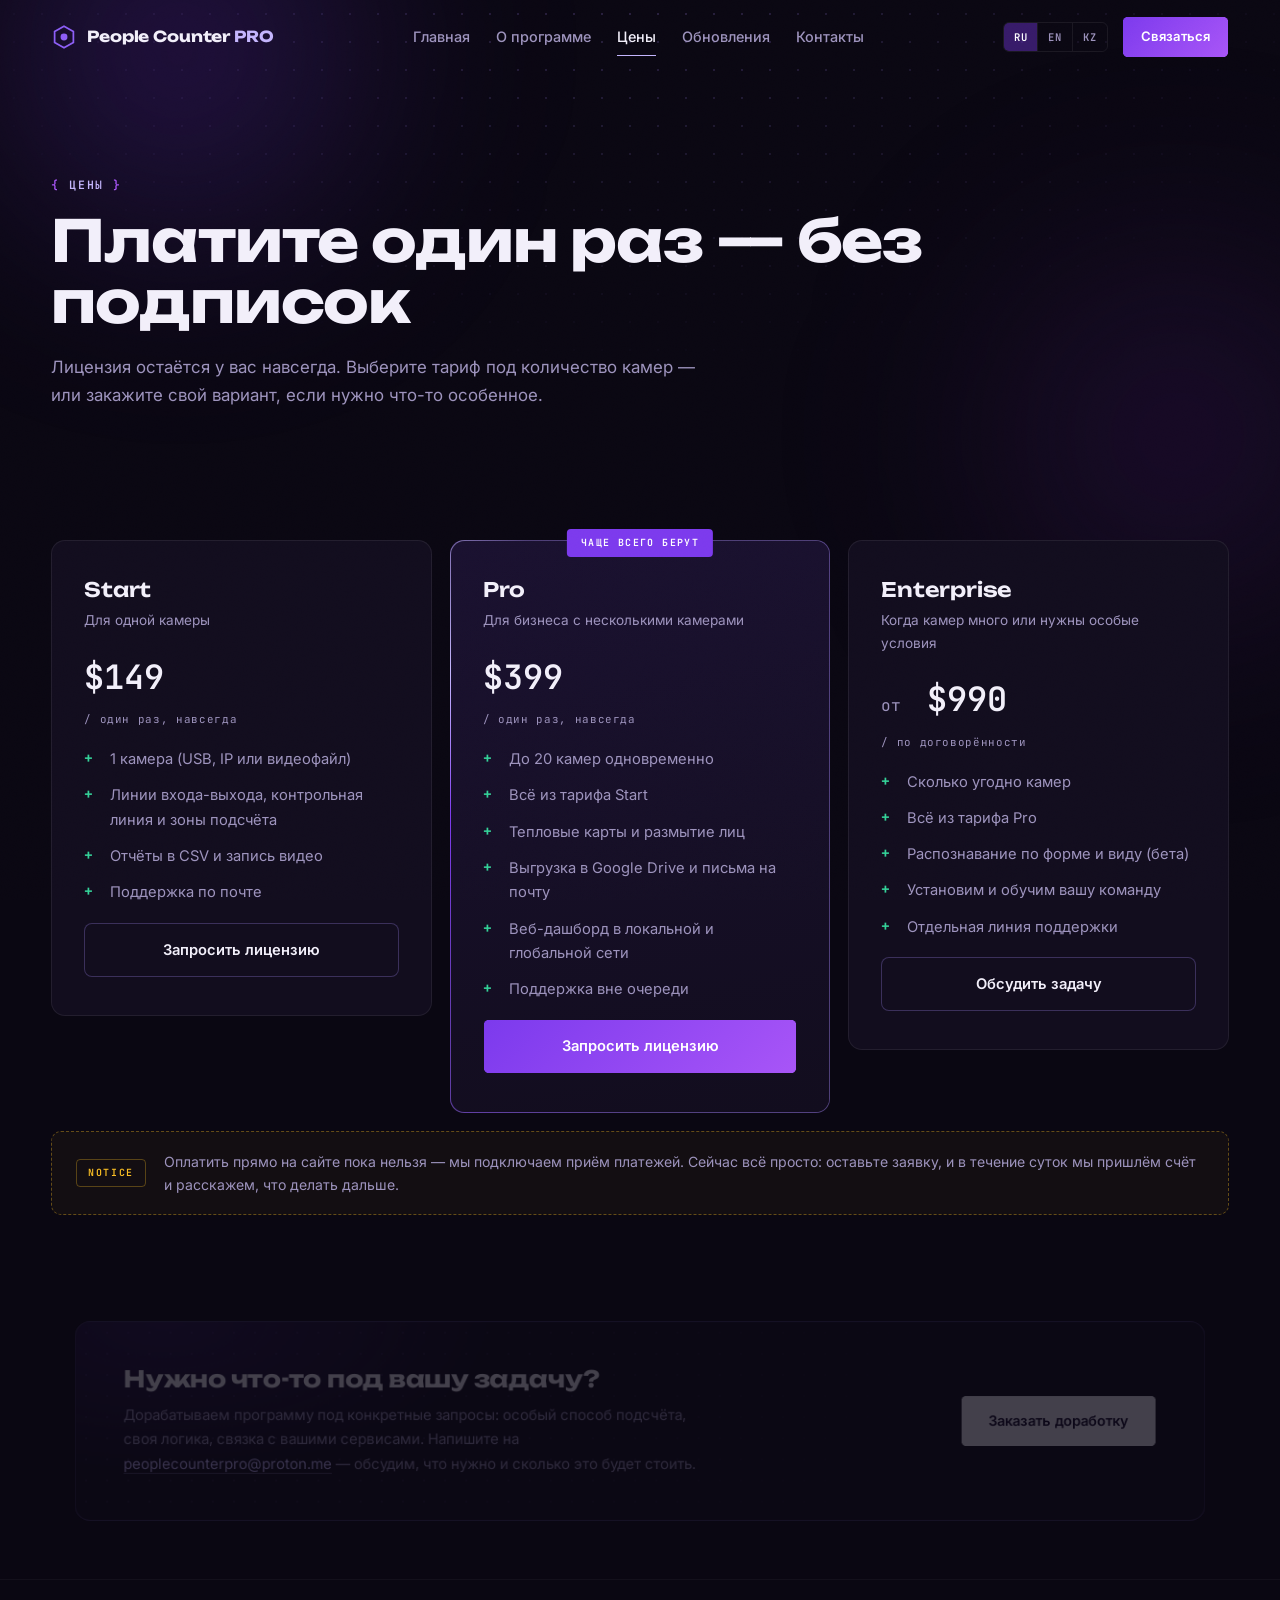
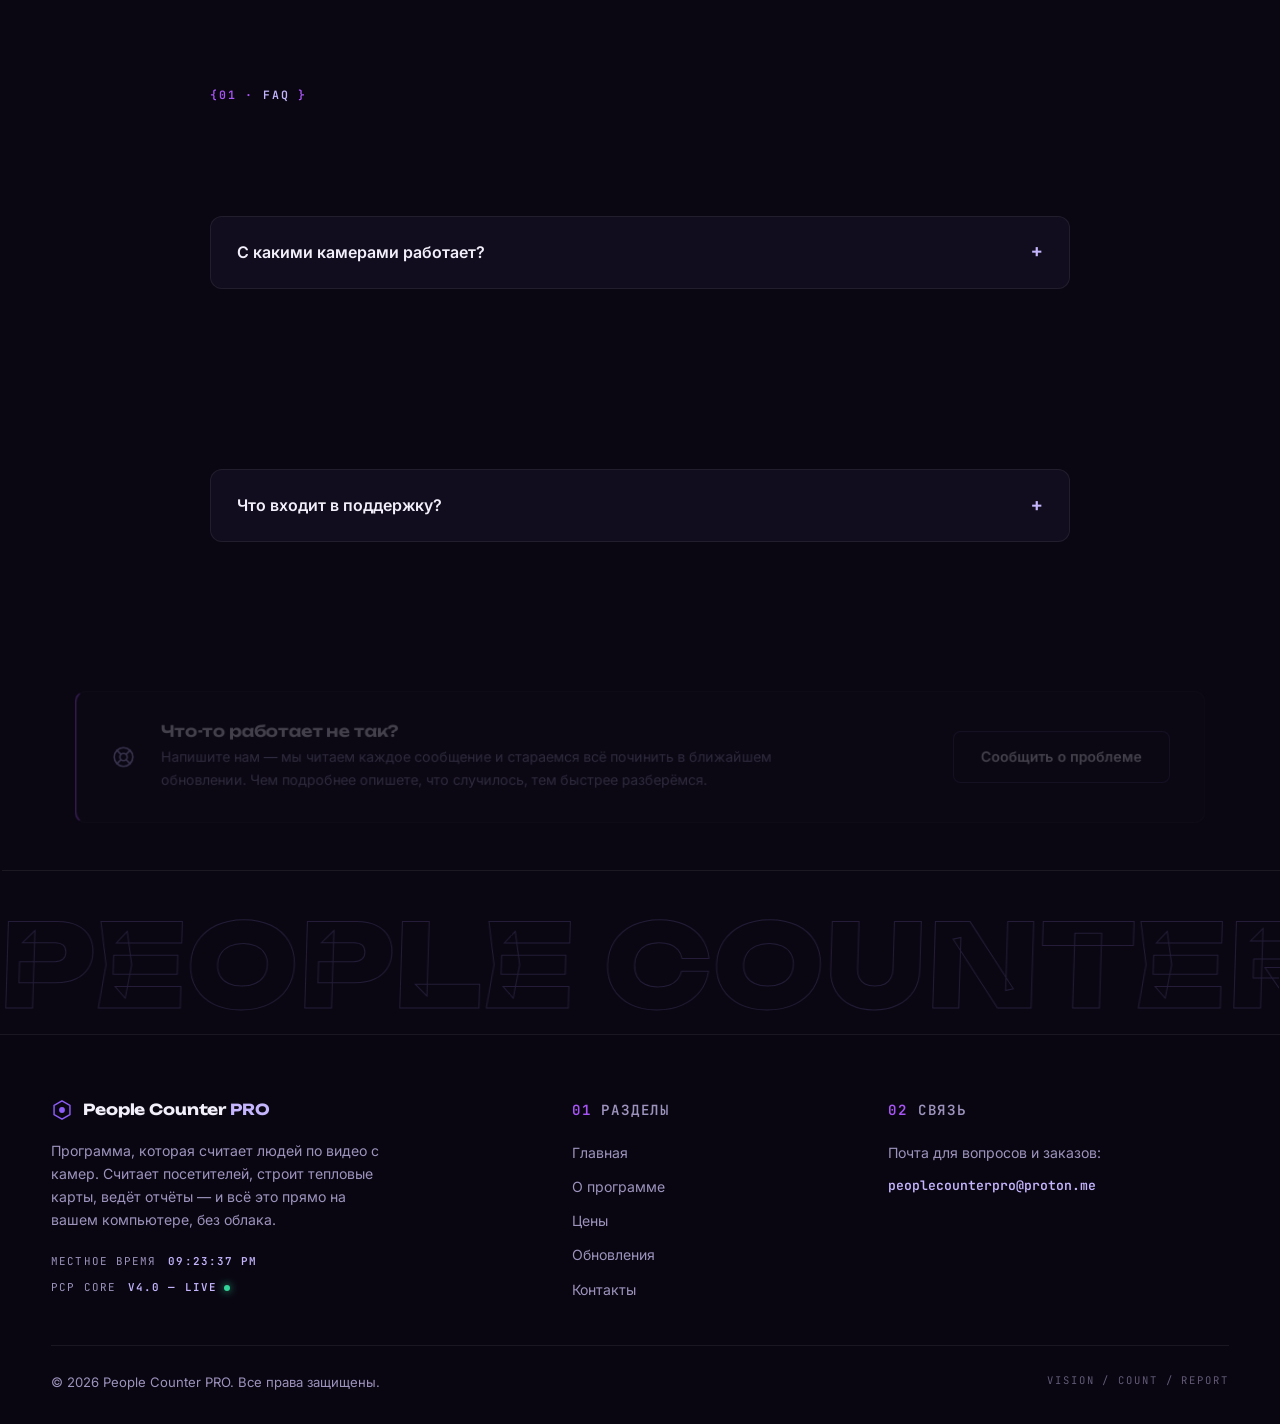
<file: pricing.html>
<!DOCTYPE html>
<html lang="ru">
<head>
<meta charset="UTF-8">
<meta name="viewport" content="width=device-width, initial-scale=1.0">
<title data-i18n="t_pricing">Цены и лицензии — People Counter PRO</title>
<meta name="description" content="People Counter PRO — система видеоаналитики на базе компьютерного зрения: подсчёт людей, тепловые карты, отчёты, приватность.">
<link rel="preconnect" href="https://fonts.googleapis.com">
<link rel="preconnect" href="https://fonts.gstatic.com" crossorigin>
<link href="https://fonts.googleapis.com/css2?family=Unbounded:wght@500;600;700;800&family=Inter:wght@400;500;600;700&family=JetBrains+Mono:wght@400;600&display=swap" rel="stylesheet">
<link rel="stylesheet" href="static/css/style.css">
<link rel="icon" href="data:image/svg+xml,%3Csvg xmlns='http://www.w3.org/2000/svg' viewBox='0 0 24 24'%3E%3Cpath d='M12 2l8.66 5v10L12 22 3.34 17V7L12 2z' fill='%237c3aed'/%3E%3Ccircle cx='12' cy='12' r='3.4' fill='%23c084fc'/%3E%3C/svg%3E">
<script>try{if(!sessionStorage.getItem("pcp_boot"))document.documentElement.classList.add("booting")}catch(e){}</script>
</head>
<body>
<div class="boot" id="boot" aria-hidden="true">
  <div class="boot-inner">
    <span class="boot-logo">PCP<i></i></span>
    <span class="boot-line" id="bootLine">INIT VISION CORE</span>
    <div class="boot-bar"><i id="bootBar"></i></div>
  </div>
</div>
<div class="progress" id="progress" aria-hidden="true"></div>
<div class="cursor-aim" id="cursorAim" aria-hidden="true">
  <span class="aim-tl"></span><span class="aim-tr"></span>
  <span class="aim-bl"></span><span class="aim-br"></span>
</div>
<div class="grain" aria-hidden="true"></div>
<div class="bg-glow" aria-hidden="true">
  <div class="aurora a1"></div>
  <div class="aurora a2"></div>
</div>
<header class="nav" id="nav">
  <a class="logo" href="index.html">
    <svg width="26" height="26" viewBox="0 0 24 24" fill="none"><defs><linearGradient id="lgm" x1="0" y1="0" x2="24" y2="24"><stop stop-color="#8b5cf6"/><stop offset="1" stop-color="#d8b4fe"/></linearGradient></defs><path d="M12 2l8.66 5v10L12 22 3.34 17V7L12 2z" stroke="url(#lgm)" stroke-width="1.6"/><circle cx="12" cy="12" r="3.2" fill="url(#lgm)"/></svg>
    <span>People&nbsp;Counter&nbsp;<b>PRO</b></span>
  </a>
  <nav class="nav-links" id="navLinks">
    <a href="index.html" data-i18n="nav_home">Главная</a>
    <a href="about.html" data-i18n="nav_about">О программе</a>
    <a href="pricing.html" class="active" data-i18n="nav_pricing">Цены</a>
    <a href="roadmap.html" data-i18n="nav_roadmap">Обновления</a>
    <a href="contact.html" data-i18n="nav_contact">Контакты</a>
    <div class="lang-switch lang-switch-mobile" role="group" aria-label="Language">
      <button type="button" data-lang="ru">RU</button>
      <button type="button" data-lang="en">EN</button>
      <button type="button" data-lang="kk">KZ</button>
    </div>
    <a href="contact.html" class="btn btn-primary btn-sm nav-cta-m" data-i18n="nav_cta">Связаться</a>
  </nav>
  <div class="nav-right">
    <div class="lang-switch" role="group" aria-label="Language">
      <button type="button" data-lang="ru">RU</button>
      <button type="button" data-lang="en">EN</button>
      <button type="button" data-lang="kk">KZ</button>
    </div>
    <a href="contact.html" class="btn btn-primary btn-sm nav-cta" data-i18n="nav_cta">Связаться</a>
    <button class="burger" id="burger" aria-label="Меню" type="button"><span></span><span></span><span></span></button>
  </div>
</header>
<main>
<section class="page-hero">
  <div class="container">
    <span class="kicker reveal" data-i18n="pr_k">Цены</span>
    <h1 class="reveal d1 rise" data-i18n="pr_t">Платите один раз — без подписок</h1>
    <p class="lead reveal d2" data-i18n="pr_s">Лицензия остаётся у вас навсегда. Выберите тариф под количество камер — или закажите свой вариант, если нужно что-то особенное.</p>
  </div>
</section>

<section class="section">
  <div class="container">
    <div class="plans">
      <div class="price-card reveal">
        <h3>Start</h3>
        <p class="plan-tag" data-i18n="pr_p1tag">Для одной камеры</p>
        <div class="plan-price">$149<span data-i18n="pr_per">/ один раз, навсегда</span></div>
        <ul class="check-list">
          <li data-i18n="pr_p1f1">1 камера (USB, IP или видеофайл)</li>
          <li data-i18n="pr_p1f2">Линии входа-выхода, контрольная линия и зоны подсчёта</li>
          <li data-i18n="pr_p1f3">Отчёты в CSV и запись видео</li>
          <li data-i18n="pr_p1f5">Поддержка по почте</li>
        </ul>
        <a class="btn btn-ghost btn-block" href="contact.html?topic=license&plan=Start" data-i18n="pr_buy">Запросить лицензию</a>
      </div>
      <div class="price-card featured reveal d1">
        <span class="plan-badge" data-i18n="pr_pop">Чаще всего берут</span>
        <h3>Pro</h3>
        <p class="plan-tag" data-i18n="pr_p2tag">Для бизнеса с несколькими камерами</p>
        <div class="plan-price">$399<span data-i18n="pr_per">/ один раз, навсегда</span></div>
        <ul class="check-list">
          <li data-i18n="pr_p2f1">До 20 камер одновременно</li>
          <li data-i18n="pr_p2f2">Всё из тарифа Start</li>
          <li data-i18n="pr_p2f3">Тепловые карты и размытие лиц</li>
          <li data-i18n="pr_p2f4">Выгрузка в Google Drive и письма на почту</li>
          <li data-i18n="pr_p2f5">Веб-дашборд в локальной и глобальной сети</li>
          <li data-i18n="pr_p2f6">Поддержка вне очереди</li>
        </ul>
        <a class="btn btn-primary btn-block btn-magnetic" href="contact.html?topic=license&plan=Pro" data-i18n="pr_buy">Запросить лицензию</a>
      </div>
      <div class="price-card reveal d2">
        <h3>Enterprise</h3>
        <p class="plan-tag" data-i18n="pr_p3tag">Когда камер много или нужны особые условия</p>
        <div class="plan-price"><span class="from" data-i18n="pr_from">от</span> $990<span data-i18n="pr_per3">/ по договорённости</span></div>
        <ul class="check-list">
          <li data-i18n="pr_p3f1">Сколько угодно камер</li>
          <li data-i18n="pr_p3f2">Всё из тарифа Pro</li>
          <li data-i18n="pr_p3f3">Распознавание по форме и виду (бета)</li>
          <li data-i18n="pr_p3f4">Установим и обучим вашу команду</li>
          <li data-i18n="pr_p3f5">Отдельная линия поддержки</li>
        </ul>
        <a class="btn btn-ghost btn-block" href="contact.html?topic=custom" data-i18n="pr_b3">Обсудить задачу</a>
      </div>
    </div>

    <div class="pay-note reveal">
      <span class="pay-note-tag">NOTICE</span>
      <p data-i18n="pr_pay_note">Оплатить прямо на сайте пока нельзя — мы подключаем приём платежей. Сейчас всё просто: оставьте заявку, и в течение суток мы пришлём счёт и расскажем, что делать дальше.</p>
    </div>

    <div class="custom-dev" data-scrub>
      <div class="custom-dev-text">
        <h2 data-i18n="pr_c_t">Нужно что-то под вашу задачу?</h2>
        <p data-i18n="pr_c_d">Дорабатываем программу под конкретные запросы: особый способ подсчёта, своя логика, связка с вашими сервисами. Напишите на <a href="mailto:peoplecounterpro@proton.me">peoplecounterpro@proton.me</a> — обсудим, что нужно и сколько это будет стоить.</p>
      </div>
      <a class="btn btn-light" href="mailto:peoplecounterpro@proton.me?subject=Custom%20development" data-i18n="pr_c_b">Заказать доработку</a>
    </div>
  </div>
</section>

<section class="section alt">
  <div class="container narrow">
    <div class="sec-head reveal">
      <span class="kicker" data-num="01">FAQ</span>
      <h2 class="rise-io" data-i18n="pr_faq_t">Частые вопросы</h2>
    </div>
    <div class="faq">
      <details class="reveal">
        <summary data-i18n="pr_q1">С какими камерами работает?</summary>
        <p data-i18n="pr_a1">С любыми: обычная USB-вебкамера, IP-камера (поток RTSP или HTTP) или готовый видеофайл. Покупать специальное оборудование не нужно.</p>
      </details>
      <details class="reveal d1">
        <summary data-i18n="pr_q2">Нужен ли постоянный интернет?</summary>
        <p data-i18n="pr_a2">Нет. Программа считает людей прямо на вашем компьютере, без интернета. Сеть нужна, только если вы захотите выгружать отчёты в Google Drive, получать письма на почту или открывать дашборд через интернет.</p>
      </details>
      <details class="reveal d2">
        <summary data-i18n="pr_q3">Какой компьютер потянет?</summary>
        <p data-i18n="pr_a3">Заработает и на обычном компьютере без видеокарты. Но если камер несколько и нужна высокая плавность, лучше видеокарта NVIDIA. Для слабых ПК есть облегчённый режим (модель Nano).</p>
      </details>
      <details class="reveal d3">
        <summary data-i18n="pr_q4">Что входит в поддержку?</summary>
        <p data-i18n="pr_a4">Поможем установить и настроить, починим ошибки, подскажем, как разметить зоны. Нашли проблему — пишите, мы только рады: так программа становится лучше.</p>
      </details>
    </div>
  </div>
</section>
</main>
<section class="support-band">
  <div class="container support-inner" data-scrub>
    <div class="support-icon">
      <svg width="26" height="26" viewBox="0 0 24 24" fill="none" stroke="currentColor" stroke-width="1.5" stroke-linecap="round" stroke-linejoin="round"><circle cx="12" cy="12" r="9"/><circle cx="12" cy="12" r="3.5"/><path d="M5.7 5.7l3.8 3.8M18.3 5.7l-3.8 3.8M5.7 18.3l3.8-3.8M18.3 18.3l-3.8-3.8"/></svg>
    </div>
    <div class="support-text">
      <h3 data-i18n="sup_t">Что-то работает не так?</h3>
      <p data-i18n="sup_d">Напишите нам — мы читаем каждое сообщение и стараемся всё починить в ближайшем обновлении. Чем подробнее опишете, что случилось, тем быстрее разберёмся.</p>
    </div>
    <a href="contact.html?topic=bug" class="btn btn-ghost" data-i18n="sup_b">Сообщить о проблеме</a>
  </div>
</section>
<div class="giant" aria-hidden="true">
  <div class="giant-track">
    <span>PEOPLE COUNTER PRO&nbsp;·&nbsp;ON-DEVICE AI VISION&nbsp;·&nbsp;</span>
    <span>PEOPLE COUNTER PRO&nbsp;·&nbsp;ON-DEVICE AI VISION&nbsp;·&nbsp;</span>
  </div>
</div>
<footer class="footer">
  <div class="container footer-grid">
    <div class="footer-brand">
      <a class="logo" href="index.html">
        <svg width="22" height="22" viewBox="0 0 24 24" fill="none"><path d="M12 2l8.66 5v10L12 22 3.34 17V7L12 2z" stroke="#8b5cf6" stroke-width="1.6"/><circle cx="12" cy="12" r="3.2" fill="#8b5cf6"/></svg>
        <span>People&nbsp;Counter&nbsp;<b>PRO</b></span>
      </a>
      <p data-i18n="ft_desc">Программа, которая считает людей по видео с камер. Считает посетителей, строит тепловые карты, ведёт отчёты — и всё это прямо на вашем компьютере, без облака.</p>
      <div class="footer-meta">
        <span class="meta-row"><span data-i18n="ft_time_l">Местное время</span><b id="clock">--:--:--</b></span>
        <span class="meta-row"><span>PCP CORE</span><b>v4.0 — LIVE<i class="meta-dot"></i></b></span>
      </div>
    </div>
    <div class="footer-col">
      <h4><span class="idx">01</span><span data-i18n="ft_nav">Разделы</span></h4>
      <a href="index.html" data-i18n="nav_home">Главная</a>
      <a href="about.html" data-i18n="nav_about">О программе</a>
      <a href="pricing.html" data-i18n="nav_pricing">Цены</a>
      <a href="roadmap.html" data-i18n="nav_roadmap">Обновления</a>
      <a href="contact.html" data-i18n="nav_contact">Контакты</a>
    </div>
    <div class="footer-col">
      <h4><span class="idx">02</span><span data-i18n="ft_contact_t">Связь</span></h4>
      <span data-i18n="ft_mail_l">Почта для вопросов и заказов:</span>
      <a class="footer-mail" href="mailto:peoplecounterpro@proton.me">peoplecounterpro@proton.me</a>
    </div>
  </div>
  <div class="container footer-bottom">
    <span>© <span id="year">2026</span> People Counter PRO. <span data-i18n="ft_rights">Все права защищены.</span></span>
    <span class="footer-sig">VISION&nbsp;/&nbsp;COUNT&nbsp;/&nbsp;REPORT</span>
  </div>
</footer>
<script src="static/js/i18n.js"></script>
<script src="static/js/main.js"></script>
</body>
</html>
</file>
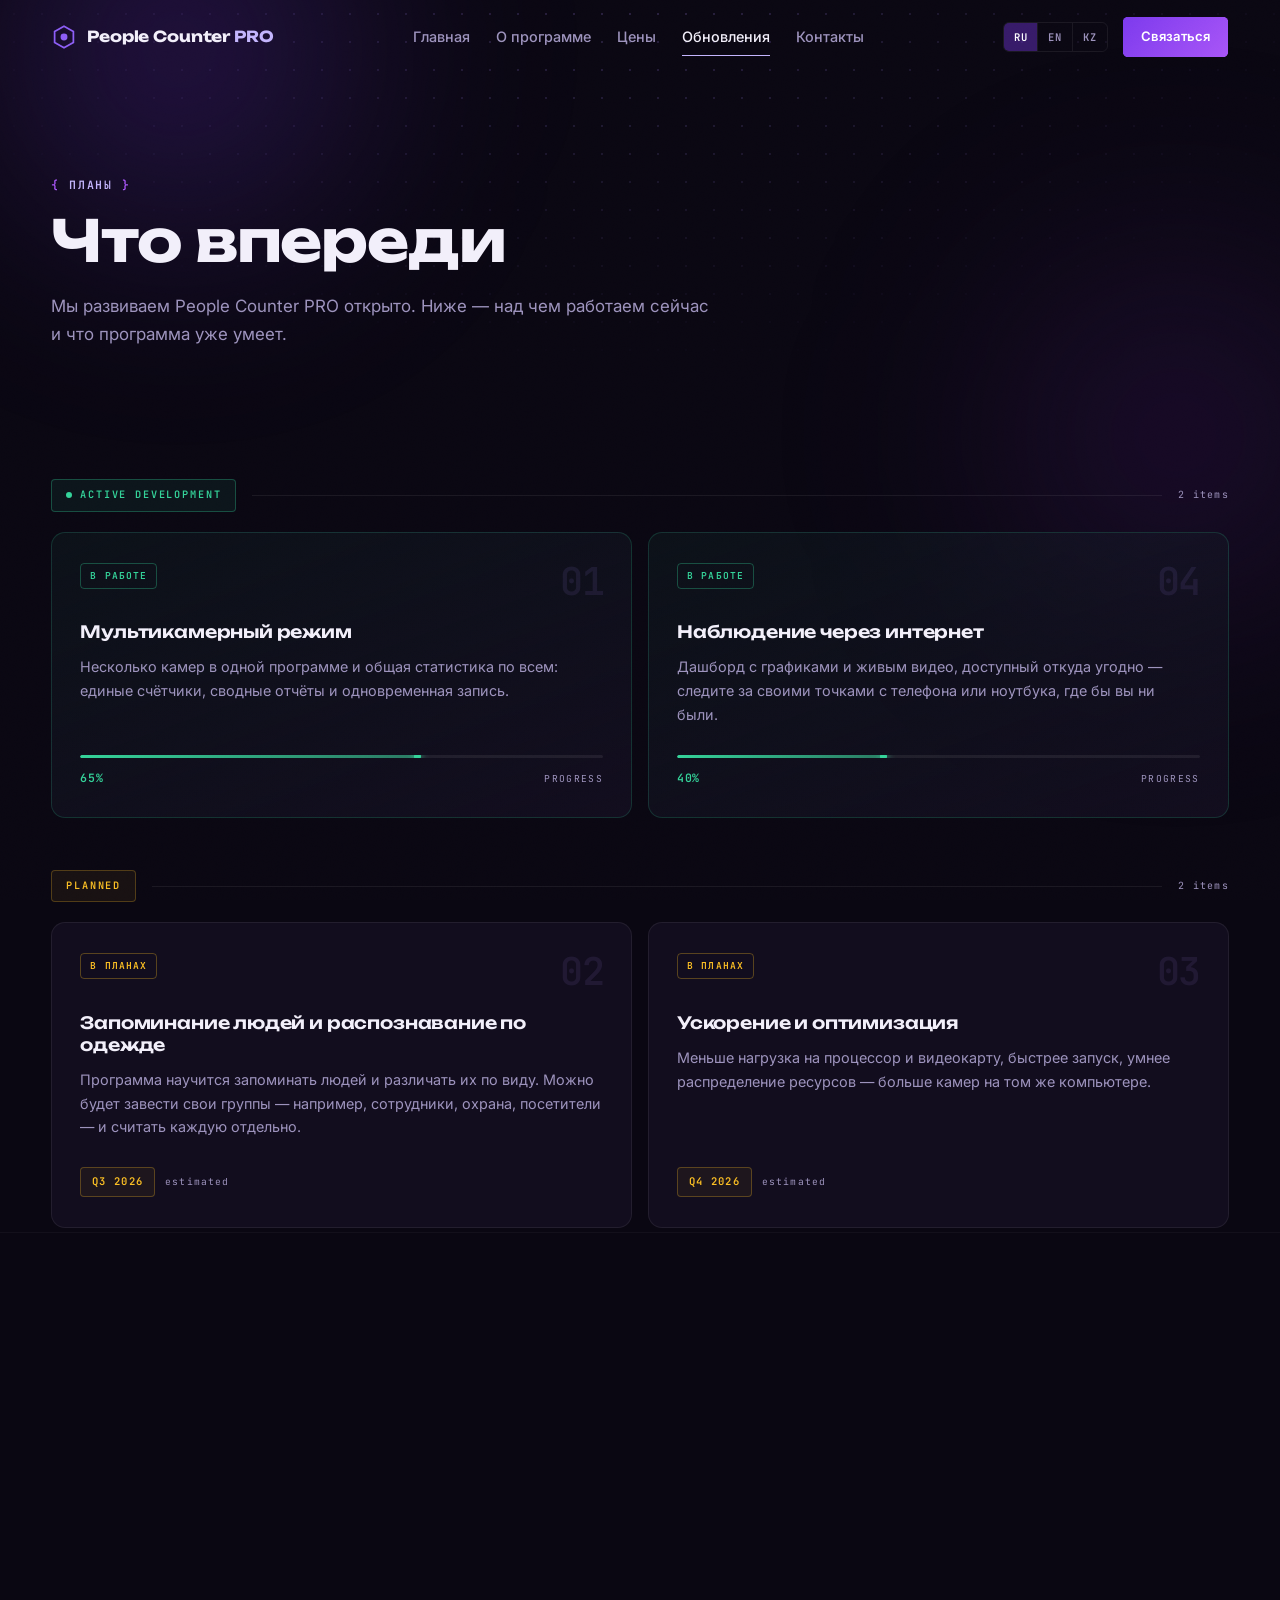
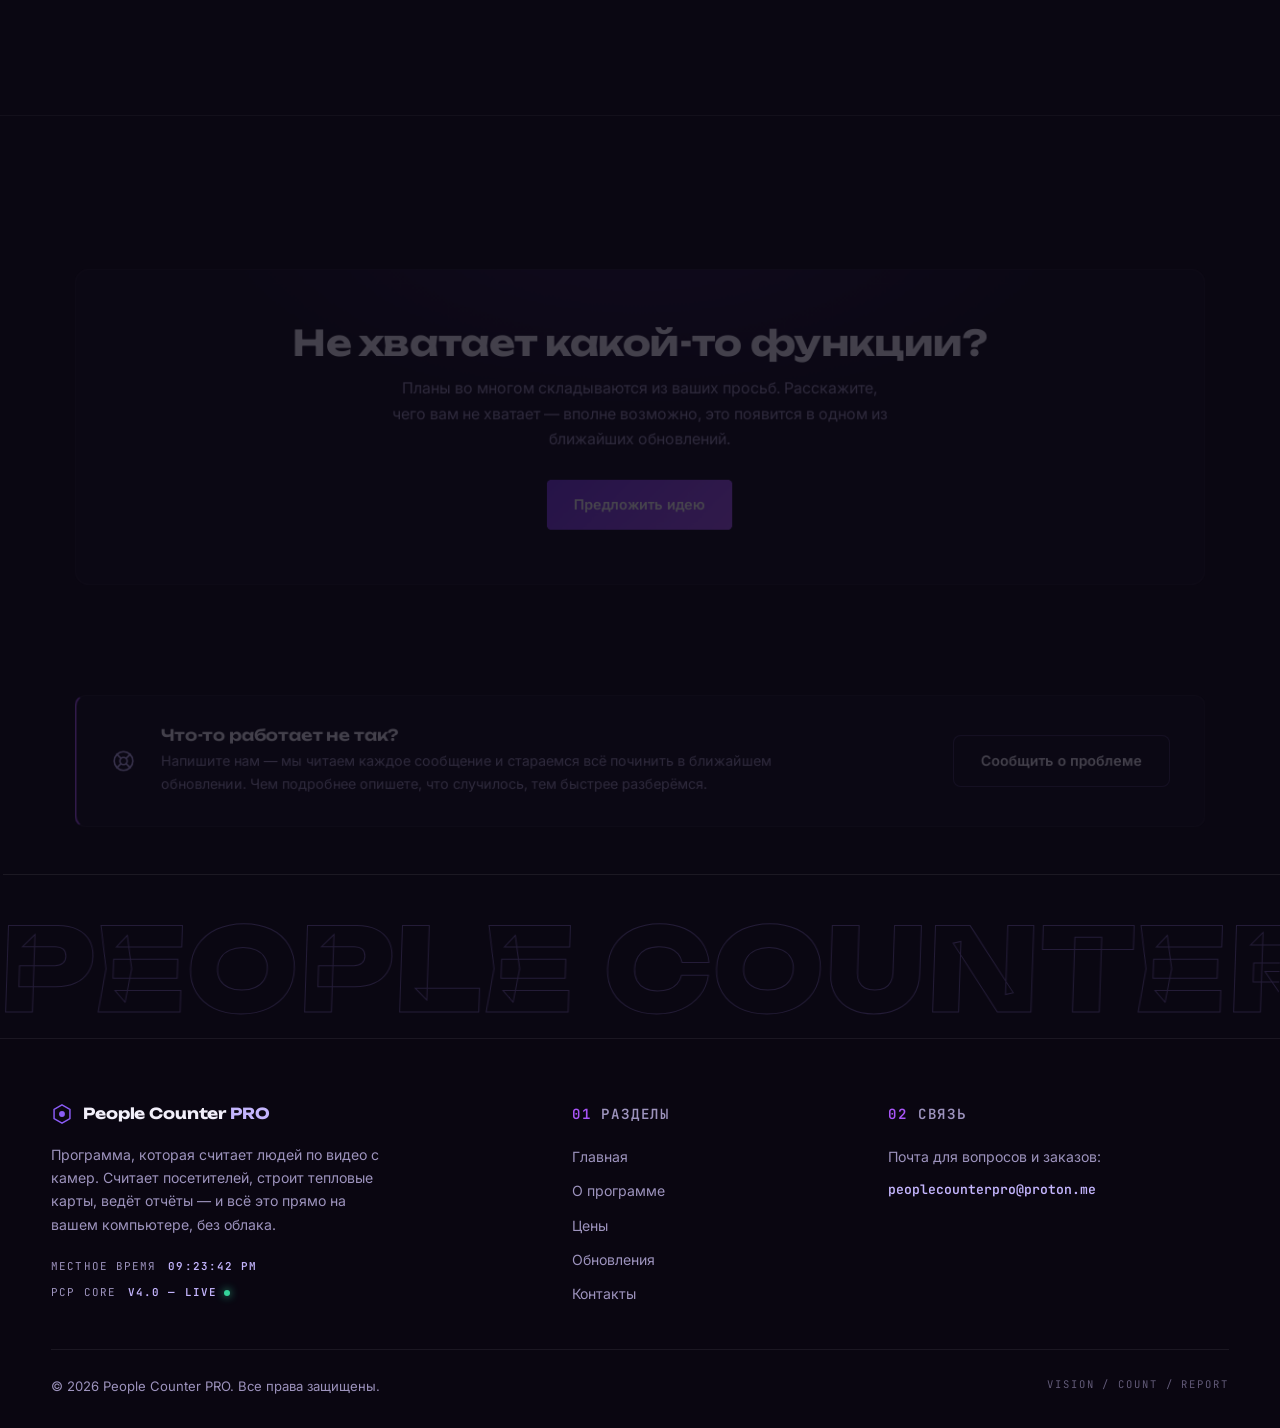
<file: roadmap.html>
<!DOCTYPE html>
<html lang="ru">
<head>
<meta charset="UTF-8">
<meta name="viewport" content="width=device-width, initial-scale=1.0">
<title data-i18n="t_roadmap">Что нового и что впереди — People Counter PRO</title>
<meta name="description" content="People Counter PRO — система видеоаналитики на базе компьютерного зрения: подсчёт людей, тепловые карты, отчёты, приватность.">
<link rel="preconnect" href="https://fonts.googleapis.com">
<link rel="preconnect" href="https://fonts.gstatic.com" crossorigin>
<link href="https://fonts.googleapis.com/css2?family=Unbounded:wght@500;600;700;800&family=Inter:wght@400;500;600;700&family=JetBrains+Mono:wght@400;600&display=swap" rel="stylesheet">
<link rel="stylesheet" href="static/css/style.css">
<link rel="icon" href="data:image/svg+xml,%3Csvg xmlns='http://www.w3.org/2000/svg' viewBox='0 0 24 24'%3E%3Cpath d='M12 2l8.66 5v10L12 22 3.34 17V7L12 2z' fill='%237c3aed'/%3E%3Ccircle cx='12' cy='12' r='3.4' fill='%23c084fc'/%3E%3C/svg%3E">
<script>try{if(!sessionStorage.getItem("pcp_boot"))document.documentElement.classList.add("booting")}catch(e){}</script>
</head>
<body>
<div class="boot" id="boot" aria-hidden="true">
  <div class="boot-inner">
    <span class="boot-logo">PCP<i></i></span>
    <span class="boot-line" id="bootLine">INIT VISION CORE</span>
    <div class="boot-bar"><i id="bootBar"></i></div>
  </div>
</div>
<div class="progress" id="progress" aria-hidden="true"></div>
<div class="cursor-aim" id="cursorAim" aria-hidden="true">
  <span class="aim-tl"></span><span class="aim-tr"></span>
  <span class="aim-bl"></span><span class="aim-br"></span>
</div>
<div class="grain" aria-hidden="true"></div>
<div class="bg-glow" aria-hidden="true">
  <div class="aurora a1"></div>
  <div class="aurora a2"></div>
</div>
<header class="nav" id="nav">
  <a class="logo" href="index.html">
    <svg width="26" height="26" viewBox="0 0 24 24" fill="none"><defs><linearGradient id="lgm" x1="0" y1="0" x2="24" y2="24"><stop stop-color="#8b5cf6"/><stop offset="1" stop-color="#d8b4fe"/></linearGradient></defs><path d="M12 2l8.66 5v10L12 22 3.34 17V7L12 2z" stroke="url(#lgm)" stroke-width="1.6"/><circle cx="12" cy="12" r="3.2" fill="url(#lgm)"/></svg>
    <span>People&nbsp;Counter&nbsp;<b>PRO</b></span>
  </a>
  <nav class="nav-links" id="navLinks">
    <a href="index.html" data-i18n="nav_home">Главная</a>
    <a href="about.html" data-i18n="nav_about">О программе</a>
    <a href="pricing.html" data-i18n="nav_pricing">Цены</a>
    <a href="roadmap.html" class="active" data-i18n="nav_roadmap">Обновления</a>
    <a href="contact.html" data-i18n="nav_contact">Контакты</a>
    <div class="lang-switch lang-switch-mobile" role="group" aria-label="Language">
      <button type="button" data-lang="ru">RU</button>
      <button type="button" data-lang="en">EN</button>
      <button type="button" data-lang="kk">KZ</button>
    </div>
    <a href="contact.html" class="btn btn-primary btn-sm nav-cta-m" data-i18n="nav_cta">Связаться</a>
  </nav>
  <div class="nav-right">
    <div class="lang-switch" role="group" aria-label="Language">
      <button type="button" data-lang="ru">RU</button>
      <button type="button" data-lang="en">EN</button>
      <button type="button" data-lang="kk">KZ</button>
    </div>
    <a href="contact.html" class="btn btn-primary btn-sm nav-cta" data-i18n="nav_cta">Связаться</a>
    <button class="burger" id="burger" aria-label="Меню" type="button"><span></span><span></span><span></span></button>
  </div>
</header>
<main>
<section class="page-hero">
  <div class="container">
    <span class="kicker reveal" data-i18n="rm_k">Планы</span>
    <h1 class="reveal d1 rise" data-i18n="rm_t">Что впереди</h1>
    <p class="lead reveal d2" data-i18n="rm_s">Мы развиваем People Counter PRO открыто. Ниже — над чем работаем сейчас и что программа уже умеет.</p>
  </div>
</section>

<section class="section rm-board">
  <div class="container">

    <div class="rm-phase reveal">
      <span class="rm-phase-tag dev"><span class="rm-phase-dot"></span>ACTIVE DEVELOPMENT</span>
      <div class="rm-phase-sep"></div>
      <span class="rm-phase-ct">2 items</span>
    </div>

    <div class="rm-grid">
      <div class="rm-card active reveal">
        <div class="rm-card-header">
          <span class="tag dev" data-i18n="rm_st_dev">В работе</span>
          <span class="rm-num">01</span>
        </div>
        <h3 data-i18n="rm_i1t">Мультикамерный режим</h3>
        <p data-i18n="rm_i1d">Несколько камер в одной программе и общая статистика по всем: единые счётчики, сводные отчёты и одновременная запись.</p>
        <div class="rm-progress-wrap">
          <div class="rm-progress">
            <div class="rm-fill" data-pct="65"></div>
          </div>
          <div class="rm-progress-meta">
            <span class="rm-pct">65%</span>
            <span class="rm-pct-label">PROGRESS</span>
          </div>
        </div>
      </div>

      <div class="rm-card active reveal d1">
        <div class="rm-card-header">
          <span class="tag dev" data-i18n="rm_st_dev">В работе</span>
          <span class="rm-num">04</span>
        </div>
        <h3 data-i18n="rm_i4t">Наблюдение через интернет</h3>
        <p data-i18n="rm_i4d">Дашборд с графиками и живым видео, доступный откуда угодно — следите за своими точками с телефона или ноутбука, где бы вы ни были.</p>
        <div class="rm-progress-wrap">
          <div class="rm-progress">
            <div class="rm-fill" data-pct="40"></div>
          </div>
          <div class="rm-progress-meta">
            <span class="rm-pct">40%</span>
            <span class="rm-pct-label">PROGRESS</span>
          </div>
        </div>
      </div>
    </div>

    <div class="rm-phase reveal">
      <span class="rm-phase-tag plan">PLANNED</span>
      <div class="rm-phase-sep"></div>
      <span class="rm-phase-ct">2 items</span>
    </div>

    <div class="rm-grid">
      <div class="rm-card planned reveal">
        <div class="rm-card-header">
          <span class="tag plan" data-i18n="rm_st_plan">В планах</span>
          <span class="rm-num">02</span>
        </div>
        <h3 data-i18n="rm_i2t">Запоминание людей и распознавание по одежде</h3>
        <p data-i18n="rm_i2d">Программа научится запоминать людей и различать их по виду. Можно будет завести свои группы — например, сотрудники, охрана, посетители — и считать каждую отдельно.</p>
        <div class="rm-eta">
          <span class="rm-eta-tag">Q3 2026</span>
          <span class="rm-eta-label">estimated</span>
        </div>
      </div>

      <div class="rm-card planned reveal d1">
        <div class="rm-card-header">
          <span class="tag plan" data-i18n="rm_st_plan">В планах</span>
          <span class="rm-num">03</span>
        </div>
        <h3 data-i18n="rm_i3t">Ускорение и оптимизация</h3>
        <p data-i18n="rm_i3d">Меньше нагрузка на процессор и видеокарту, быстрее запуск, умнее распределение ресурсов — больше камер на том же компьютере.</p>
        <div class="rm-eta">
          <span class="rm-eta-tag">Q4 2026</span>
          <span class="rm-eta-label">estimated</span>
        </div>
      </div>
    </div>

  </div>
</section>

<section class="section alt">
  <div class="container">
    <div class="sec-head reveal">
      <span class="kicker" data-num="01" data-i18n="rm_done_k">Сегодня</span>
      <h2 class="rise-io" data-i18n="rm_done_t">Уже работает</h2>
    </div>
    <div class="done-grid stagger">
      <span class="done-chip" data-i18n="rm_d1">Распознавание и ведение людей (YOLOv8)</span>
      <span class="done-chip" data-i18n="rm_d2">Линии входа, выхода и однонаправленные</span>
      <span class="done-chip" data-i18n="rm_d3">Зоны подсчёта любой формы</span>
      <span class="done-chip" data-i18n="rm_d4">Тепловые карты с сохранением</span>
      <span class="done-chip" data-i18n="rm_d5">Размытие лиц</span>
      <span class="done-chip" data-i18n="rm_d6">Отчёты CSV и запись видео MP4</span>
      <span class="done-chip" data-i18n="rm_d7">Google Drive и уведомления на почту</span>
      <span class="done-chip" data-i18n="rm_d8">Дашборд в локальной сети</span>
      <span class="done-chip" data-i18n="rm_d9">Ускорение видеокартой и турбо-режим</span>
      <span class="done-chip" data-i18n="rm_d10">Интерфейс на 3 языках</span>
    </div>
  </div>
</section>

<section class="section">
  <div class="container idea-band" data-scrub>
    <h2 data-i18n="rm_note_t">Не хватает какой-то функции?</h2>
    <p data-i18n="rm_note_d">Планы во многом складываются из ваших просьб. Расскажите, чего вам не хватает — вполне возможно, это появится в одном из ближайших обновлений.</p>
    <a href="contact.html" class="btn btn-primary btn-magnetic" data-i18n="rm_note_b">Предложить идею</a>
  </div>
</section>
</main>
<section class="support-band">
  <div class="container support-inner" data-scrub>
    <div class="support-icon">
      <svg width="26" height="26" viewBox="0 0 24 24" fill="none" stroke="currentColor" stroke-width="1.5" stroke-linecap="round" stroke-linejoin="round"><circle cx="12" cy="12" r="9"/><circle cx="12" cy="12" r="3.5"/><path d="M5.7 5.7l3.8 3.8M18.3 5.7l-3.8 3.8M5.7 18.3l3.8-3.8M18.3 18.3l-3.8-3.8"/></svg>
    </div>
    <div class="support-text">
      <h3 data-i18n="sup_t">Что-то работает не так?</h3>
      <p data-i18n="sup_d">Напишите нам — мы читаем каждое сообщение и стараемся всё починить в ближайшем обновлении. Чем подробнее опишете, что случилось, тем быстрее разберёмся.</p>
    </div>
    <a href="contact.html?topic=bug" class="btn btn-ghost" data-i18n="sup_b">Сообщить о проблеме</a>
  </div>
</section>
<div class="giant" aria-hidden="true">
  <div class="giant-track">
    <span>PEOPLE COUNTER PRO&nbsp;·&nbsp;ON-DEVICE AI VISION&nbsp;·&nbsp;</span>
    <span>PEOPLE COUNTER PRO&nbsp;·&nbsp;ON-DEVICE AI VISION&nbsp;·&nbsp;</span>
  </div>
</div>
<footer class="footer">
  <div class="container footer-grid">
    <div class="footer-brand">
      <a class="logo" href="index.html">
        <svg width="22" height="22" viewBox="0 0 24 24" fill="none"><path d="M12 2l8.66 5v10L12 22 3.34 17V7L12 2z" stroke="#8b5cf6" stroke-width="1.6"/><circle cx="12" cy="12" r="3.2" fill="#8b5cf6"/></svg>
        <span>People&nbsp;Counter&nbsp;<b>PRO</b></span>
      </a>
      <p data-i18n="ft_desc">Программа, которая считает людей по видео с камер. Считает посетителей, строит тепловые карты, ведёт отчёты — и всё это прямо на вашем компьютере, без облака.</p>
      <div class="footer-meta">
        <span class="meta-row"><span data-i18n="ft_time_l">Местное время</span><b id="clock">--:--:--</b></span>
        <span class="meta-row"><span>PCP CORE</span><b>v4.0 — LIVE<i class="meta-dot"></i></b></span>
      </div>
    </div>
    <div class="footer-col">
      <h4><span class="idx">01</span><span data-i18n="ft_nav">Разделы</span></h4>
      <a href="index.html" data-i18n="nav_home">Главная</a>
      <a href="about.html" data-i18n="nav_about">О программе</a>
      <a href="pricing.html" data-i18n="nav_pricing">Цены</a>
      <a href="roadmap.html" data-i18n="nav_roadmap">Обновления</a>
      <a href="contact.html" data-i18n="nav_contact">Контакты</a>
    </div>
    <div class="footer-col">
      <h4><span class="idx">02</span><span data-i18n="ft_contact_t">Связь</span></h4>
      <span data-i18n="ft_mail_l">Почта для вопросов и заказов:</span>
      <a class="footer-mail" href="mailto:peoplecounterpro@proton.me">peoplecounterpro@proton.me</a>
    </div>
  </div>
  <div class="container footer-bottom">
    <span>© <span id="year">2026</span> People Counter PRO. <span data-i18n="ft_rights">Все права защищены.</span></span>
    <span class="footer-sig">VISION&nbsp;/&nbsp;COUNT&nbsp;/&nbsp;REPORT</span>
  </div>
</footer>
<script src="static/js/i18n.js"></script>
<script src="static/js/main.js"></script>
</body>
</html>
</file>
<file: static/css/style.css>
@property --angle {
  syntax: "<angle>";
  inherits: false;
  initial-value: 0deg;
}

:root {
  --bg: #0a0712;
  --bg2: #0e0a1a;
  --surface: #120d1e;
  --surface2: #171128;
  --border: rgba(255, 255, 255, 0.07);
  --border-strong: rgba(167, 139, 250, 0.28);
  --text: #f2effa;
  --muted: #9d93bd;
  --p1: #7c3aed;
  --p2: #a855f7;
  --p3: #c4b5fd;
  --green: #34d399;
  --red: #f87171;
  --yellow: #fbbf24;
  --blue: #60a5fa;
  --grad: linear-gradient(135deg, #7c3aed 0%, #a855f7 55%, #c4b5fd 100%);
  --radius: 12px;
  --font-head: "Unbounded", sans-serif;
  --font-body: "Inter", sans-serif;
  --font-mono: "JetBrains Mono", ui-monospace, Consolas, monospace;
  --ease: cubic-bezier(0.4, 0, 0.2, 1);
  --ease-reveal: cubic-bezier(0.53, 0, 0, 1);
}

* { margin: 0; padding: 0; box-sizing: border-box; }

html { scroll-behavior: smooth; scrollbar-width: thin; scrollbar-color: #241a3d transparent; }

::-webkit-scrollbar { width: 5px; }
::-webkit-scrollbar-track { background: transparent; }
::-webkit-scrollbar-thumb { background: #241a3d; border-radius: 3px; }

::selection { background: rgba(124, 58, 237, 0.55); color: #fff; }

body {
  background: var(--bg);
  color: var(--text);
  font-family: var(--font-body);
  font-size: 16px;
  line-height: 1.65;
  overflow-x: hidden;
  -webkit-font-smoothing: antialiased;
}

:focus-visible { outline: 1px dashed var(--p3); outline-offset: 3px; }

.boot {
  position: fixed;
  inset: 0;
  z-index: 3000;
  background: var(--bg);
  display: none;
  align-items: center;
  justify-content: center;
}

html.booting .boot { display: flex; }

.boot.done { transform: translateY(-100%); transition: transform 0.7s var(--ease-reveal); }

.boot-inner { display: flex; flex-direction: column; gap: 18px; width: min(400px, 78%); }

.boot-logo { font-family: var(--font-head); font-weight: 800; font-size: 1.7rem; letter-spacing: 0.1em; }
.boot-logo i { display: inline-block; width: 9px; height: 9px; background: var(--p2); margin-left: 10px; animation: blink 0.9s steps(2) infinite; }

.boot-line { font-family: var(--font-mono); font-size: 0.7rem; letter-spacing: 0.18em; color: var(--muted); }

.boot-bar { width: 100%; height: 2px; background: rgba(255, 255, 255, 0.08); }
.boot-bar i { display: block; height: 100%; width: 0; background: var(--grad); transition: width 0.18s linear; }

@keyframes blink { 50% { opacity: 0; } }

.progress {
  position: fixed;
  top: 0;
  left: 0;
  right: 0;
  height: 2px;
  z-index: 1100;
  background: var(--grad);
  transform: scaleX(0);
  transform-origin: left;
  pointer-events: none;
}

.cursor-aim { display: none; }

@media (hover: hover) and (pointer: fine) {
  body.cursor-on, body.cursor-on * { cursor: none; }
  body.cursor-on .cursor-aim {
    display: block;
    position: fixed;
    width: 22px;
    height: 22px;
    z-index: 3100;
    pointer-events: none;
    transform: translate(-50%, -50%);
    transition: width 0.16s var(--ease), height 0.16s var(--ease), opacity 0.16s;
  }
  body.cursor-on .aim-tl,
  body.cursor-on .aim-tr,
  body.cursor-on .aim-bl,
  body.cursor-on .aim-br {
    position: absolute;
    width: 7px;
    height: 7px;
    transition: width 0.16s var(--ease), height 0.16s var(--ease), border-color 0.16s var(--ease);
  }
  body.cursor-on .aim-tl { top: 0; left: 0; border-top: 1.5px solid rgba(196,181,253,0.85); border-left: 1.5px solid rgba(196,181,253,0.85); }
  body.cursor-on .aim-tr { top: 0; right: 0; border-top: 1.5px solid rgba(196,181,253,0.85); border-right: 1.5px solid rgba(196,181,253,0.85); }
  body.cursor-on .aim-bl { bottom: 0; left: 0; border-bottom: 1.5px solid rgba(196,181,253,0.85); border-left: 1.5px solid rgba(196,181,253,0.85); }
  body.cursor-on .aim-br { bottom: 0; right: 0; border-bottom: 1.5px solid rgba(196,181,253,0.85); border-right: 1.5px solid rgba(196,181,253,0.85); }
  body.cursor-on .cursor-aim.hov { width: 38px; height: 38px; }
  body.cursor-on .cursor-aim.hov .aim-tl,
  body.cursor-on .cursor-aim.hov .aim-tr,
  body.cursor-on .cursor-aim.hov .aim-bl,
  body.cursor-on .cursor-aim.hov .aim-br { width: 10px; height: 10px; border-color: var(--p3); }
  body.cursor-on .cursor-aim.hide { opacity: 0; }
}

.grain {
  position: fixed;
  inset: 0;
  z-index: 1200;
  pointer-events: none;
  opacity: 0.05;
  mix-blend-mode: overlay;
  background-image: url("data:image/svg+xml,%3Csvg xmlns='http://www.w3.org/2000/svg' width='180' height='180'%3E%3Cfilter id='n'%3E%3CfeTurbulence type='fractalNoise' baseFrequency='0.8' numOctaves='2'/%3E%3C/filter%3E%3Crect width='180' height='180' filter='url(%23n)' opacity='0.6'/%3E%3C/svg%3E");
  background-size: 180px 180px;
}

.bg-glow { position: fixed; inset: 0; z-index: -1; background: var(--bg); overflow: hidden; }

.aurora { position: absolute; width: 56vw; aspect-ratio: 1; border-radius: 50%; will-change: transform; }
.aurora.a1 { top: -24vw; left: -14vw; background: radial-gradient(closest-side, rgba(124, 58, 237, 0.32), transparent 70%); filter: blur(100px); animation: drift1 26s ease-in-out infinite alternate; }
.aurora.a2 { top: 6vw; right: -20vw; background: radial-gradient(closest-side, rgba(88, 28, 135, 0.3), transparent 70%); filter: blur(100px); animation: drift2 34s ease-in-out infinite alternate; }

@keyframes drift1 { to { transform: translate(7vw, 6vh) scale(1.12); } }
@keyframes drift2 { to { transform: translate(-6vw, 8vh) scale(0.92); } }

.bg-glow::after {
  content: "";
  position: absolute;
  inset: 0;
  background-image: radial-gradient(rgba(167, 139, 250, 0.2) 1px, transparent 1px);
  background-size: 28px 28px;
  mask-image: radial-gradient(ellipse 75% 55% at 50% 0%, #000, transparent 78%);
  -webkit-mask-image: radial-gradient(ellipse 75% 55% at 50% 0%, #000, transparent 78%);
}

.container { width: min(1180px, 92%); margin: 0 auto; }
.container.narrow { width: min(860px, 92%); }
.center { text-align: center; margin-top: 48px; }

h1, h2, h3, .logo span { font-family: var(--font-head); font-weight: 700; line-height: 1.12; letter-spacing: -0.01em; }

h1 { font-size: clamp(2rem, 4.6vw, 3.6rem); line-height: 1.06; letter-spacing: -0.02em; }
h2 { font-size: clamp(1.45rem, 3vw, 2.3rem); line-height: 1.1; }
h3 { font-size: 1.02rem; font-weight: 600; }

a { color: inherit; text-decoration: none; }
p a { color: var(--p3); border-bottom: 1px solid rgba(196, 181, 253, 0.35); }
p a:hover { border-bottom-color: var(--p3); }

img { max-width: 100%; display: block; }

.grad {
  background: var(--grad);
  -webkit-background-clip: text;
  background-clip: text;
  color: transparent;
}

.kicker {
  display: inline-block;
  font-family: var(--font-mono);
  font-size: 0.72rem;
  font-weight: 600;
  letter-spacing: 0.16em;
  text-transform: uppercase;
  color: var(--p3);
  margin-bottom: 16px;
}

.kicker::before { content: "{ "; color: var(--p2); }
.kicker[data-num]::before { content: "{" attr(data-num) " · "; color: var(--p2); }
.kicker::after { content: " }"; color: var(--p2); }

.nav {
  position: fixed;
  top: 0;
  left: 0;
  right: 0;
  z-index: 1000;
  display: flex;
  align-items: center;
  justify-content: space-between;
  gap: 20px;
  padding: 16px max(4%, calc((100% - 1180px) / 2));
  border-bottom: 1px solid transparent;
  transition: background 0.3s var(--ease), border-color 0.3s var(--ease), padding 0.3s var(--ease), transform 0.45s var(--ease-reveal);
}

.nav.scrolled {
  background: rgba(10, 7, 18, 0.8);
  backdrop-filter: blur(16px);
  -webkit-backdrop-filter: blur(16px);
  border-bottom-color: var(--border);
  padding-top: 10px;
  padding-bottom: 10px;
}

.nav.hide { transform: translateY(-110%); }

.logo { display: flex; align-items: center; gap: 10px; font-size: 0.95rem; white-space: nowrap; }
.logo b { color: var(--p3); }

.nav-links { display: flex; gap: 26px; }

.nav-links a {
  font-size: 0.9rem;
  font-weight: 500;
  color: var(--muted);
  transition: color 0.25s var(--ease);
  position: relative;
  padding: 4px 0;
}

.nav-links a::after {
  content: "";
  position: absolute;
  left: 0;
  right: 0;
  bottom: -3px;
  height: 1px;
  background: var(--p3);
  transform: scaleX(0);
  transform-origin: left;
  transition: transform 0.3s var(--ease);
}

.nav-links a:hover, .nav-links a.active { color: var(--text); }
.nav-links a:hover::after, .nav-links a.active::after { transform: scaleX(1); }

.nav-right { display: flex; align-items: center; gap: 14px; }

.lang-switch {
  display: flex;
  border: 1px solid var(--border);
  border-radius: 6px;
  overflow: hidden;
}

.lang-switch button {
  border: none;
  background: transparent;
  color: var(--muted);
  font-family: var(--font-mono);
  font-size: 0.66rem;
  font-weight: 600;
  letter-spacing: 0.08em;
  padding: 7px 10px;
  cursor: pointer;
  transition: background 0.25s var(--ease), color 0.25s var(--ease);
}

.lang-switch button + button { border-left: 1px solid var(--border); }
.lang-switch button:hover { color: var(--text); }
.lang-switch button.active { background: rgba(124, 58, 237, 0.4); color: #fff; }

.lang-switch-mobile { display: none; }

.btn {
  display: inline-flex;
  align-items: center;
  justify-content: center;
  gap: 8px;
  padding: 14px 28px;
  border-radius: 8px;
  font-family: var(--font-body);
  font-size: 0.92rem;
  font-weight: 600;
  border: 1px solid transparent;
  cursor: pointer;
  background-repeat: no-repeat;
  transition: background-size 0.4s var(--ease), color 0.4s var(--ease), border-color 0.3s var(--ease), transform 0.3s var(--ease);
  white-space: nowrap;
  position: relative;
  overflow: hidden;
}

.btn:hover { transform: translateY(-2px); }
.btn:active { transform: translateY(0); }

.btn-primary {
  color: #fff;
  background-image: linear-gradient(#f2effa, #f2effa), linear-gradient(135deg, #7c3aed, #a855f7);
  background-size: 0% 100%, 100% 100%;
}

.btn-primary:hover { background-size: 100% 100%, 100% 100%; color: #160b2e; }

.btn-ghost {
  color: var(--text);
  border-color: var(--border-strong);
  background-image: linear-gradient(rgba(167, 139, 250, 0.16), rgba(167, 139, 250, 0.16)), linear-gradient(transparent, transparent);
  background-size: 0% 100%, 100% 100%;
}

.btn-ghost:hover { background-size: 100% 100%, 100% 100%; }

.btn-light {
  color: #160b2e;
  background-image: linear-gradient(135deg, #7c3aed, #a855f7), linear-gradient(#f2effa, #f2effa);
  background-size: 0% 100%, 100% 100%;
}

.btn-light:hover { background-size: 100% 100%, 100% 100%; color: #fff; }

.btn-sm { padding: 9px 18px; font-size: 0.82rem; }
.btn-block { width: 100%; }

.nav-cta-m { display: none; }
.burger { display: none; flex-direction: column; gap: 5px; background: none; border: none; cursor: pointer; padding: 6px; }
.burger span { width: 22px; height: 2px; background: var(--text); border-radius: 2px; transition: transform 0.25s var(--ease), opacity 0.25s var(--ease); }
.burger.open span:nth-child(1) { transform: translateY(7px) rotate(45deg); }
.burger.open span:nth-child(2) { opacity: 0; }
.burger.open span:nth-child(3) { transform: translateY(-7px) rotate(-45deg); }

.hero { padding: 168px 0 90px; }

.hero-grid {
  display: grid;
  grid-template-columns: 1.05fr 0.95fr;
  gap: 60px;
  align-items: center;
}

.badge {
  display: inline-flex;
  align-items: center;
  gap: 9px;
  font-family: var(--font-mono);
  font-size: 0.72rem;
  font-weight: 600;
  letter-spacing: 0.1em;
  border: 1px solid var(--border-strong);
  border-radius: 6px;
  padding: 7px 14px;
  margin-bottom: 26px;
}

.badge span {
  background: linear-gradient(120deg, #c4b5fd 40%, #ffffff 50%, #c4b5fd 60%);
  background-size: 200% 100%;
  -webkit-background-clip: text;
  background-clip: text;
  color: transparent;
  animation: shine 3.5s linear infinite;
}

@keyframes shine { to { background-position: -200% 0; } }

.badge i {
  width: 7px;
  height: 7px;
  border-radius: 50%;
  background: var(--green);
  box-shadow: 0 0 10px var(--green);
  animation: pulse 1.8s infinite;
}

@keyframes pulse {
  0%, 100% { opacity: 1; transform: scale(1); }
  50% { opacity: 0.45; transform: scale(0.8); }
}

.hero-sub { color: var(--muted); font-size: 1.05rem; margin: 24px 0 34px; max-width: 540px; }

.hero-cta { display: flex; gap: 14px; flex-wrap: wrap; }

.mockup { perspective: 1200px; }

.win-glow { position: relative; border-radius: calc(var(--radius) + 1px); transform: rotateY(-6deg) rotateX(2deg); transition: transform 0.6s var(--ease-reveal); }
.mockup:hover .win-glow { transform: none; }

.win-glow::before {
  content: "";
  position: absolute;
  inset: -1px;
  border-radius: calc(var(--radius) + 2px);
  background: conic-gradient(from var(--angle), transparent 55%, #7c3aed 78%, #c4b5fd 88%, transparent 96%);
  animation: spin-angle 5s linear infinite;
}

@keyframes spin-angle { to { --angle: 360deg; } }

.win {
  position: relative;
  background: linear-gradient(165deg, var(--surface2), var(--surface));
  border: 1px solid var(--border);
  border-radius: var(--radius);
  overflow: hidden;
  box-shadow: 0 30px 80px rgba(0, 0, 0, 0.55);
}

.win-bar {
  display: flex;
  align-items: center;
  gap: 7px;
  padding: 12px 16px;
  border-bottom: 1px solid var(--border);
  background: rgba(10, 7, 18, 0.55);
}

.dot { width: 10px; height: 10px; border-radius: 50%; }
.dot.r { background: #ff5f57; }
.dot.y { background: #febc2e; }
.dot.g { background: #28c840; }

.win-title { font-family: var(--font-mono); font-size: 0.68rem; letter-spacing: 0.05em; color: var(--muted); margin-left: 8px; }

.live-chip {
  margin-left: auto;
  display: inline-flex;
  align-items: center;
  gap: 6px;
  font-family: var(--font-mono);
  font-size: 0.62rem;
  font-weight: 600;
  letter-spacing: 0.14em;
  color: var(--red);
  border: 1px solid rgba(248, 113, 113, 0.3);
  padding: 3px 9px;
  border-radius: 4px;
}

.live-chip i { width: 6px; height: 6px; border-radius: 50%; background: var(--red); animation: pulse 1.2s infinite; }

.feed, .mini-feed {
  position: relative;
  aspect-ratio: 16 / 9;
  background:
    radial-gradient(ellipse 70% 60% at 30% 40%, rgba(124, 58, 237, 0.16), transparent),
    radial-gradient(ellipse 60% 50% at 75% 70%, rgba(96, 165, 250, 0.07), transparent),
    #0c0816;
  overflow: hidden;
}

.feed-grid {
  position: absolute;
  inset: 0;
  background-image:
    linear-gradient(rgba(167, 139, 250, 0.05) 1px, transparent 1px),
    linear-gradient(90deg, rgba(167, 139, 250, 0.05) 1px, transparent 1px);
  background-size: 36px 36px;
}

.scanline {
  position: absolute;
  left: 0;
  right: 0;
  height: 90px;
  background: linear-gradient(to bottom, transparent, rgba(168, 85, 247, 0.07), transparent);
  animation: scan 5s linear infinite;
}

@keyframes scan {
  0% { top: -90px; }
  100% { top: 100%; }
}

.bbox {
  position: absolute;
  border: 1.5px solid var(--green);
  border-radius: 3px;
}

.bbox span {
  position: absolute;
  top: -20px;
  left: -1.5px;
  font-family: var(--font-mono);
  font-size: 0.56rem;
  font-weight: 600;
  color: #0a0712;
  background: var(--green);
  padding: 2px 6px;
  border-radius: 2px;
  white-space: nowrap;
}

.bbox.b1 { width: 17%; height: 42%; left: 14%; top: 30%; animation: driftb1 7s ease-in-out infinite; }
.bbox.b2 { width: 14%; height: 36%; left: 48%; top: 40%; animation: driftb2 9s ease-in-out infinite; border-color: var(--p3); }
.bbox.b2 span { background: var(--p3); }
.bbox.b3 { width: 15%; height: 38%; left: 72%; top: 26%; animation: driftb3 8s ease-in-out infinite; }

@keyframes driftb1 {
  0%, 100% { transform: translate(0, 0); }
  50% { transform: translate(34px, 10px); }
}

@keyframes driftb2 {
  0%, 100% { transform: translate(0, 0); }
  50% { transform: translate(-28px, -8px); }
}

@keyframes driftb3 {
  0%, 100% { transform: translate(0, 0); }
  50% { transform: translate(-40px, 14px); }
}

.count-line {
  position: absolute;
  left: 6%;
  right: 6%;
  top: 62%;
  border-top: 1.5px dashed var(--yellow);
  opacity: 0.85;
}

.count-line em {
  position: absolute;
  right: 0;
  top: 4px;
  font-style: normal;
  font-family: var(--font-mono);
  font-size: 0.56rem;
  font-weight: 600;
  letter-spacing: 0.08em;
  color: var(--yellow);
}

.feed-corner { position: absolute; width: 16px; height: 16px; }
.feed-corner.tl { top: 10px; left: 10px; border-top: 1.5px solid rgba(196, 181, 253, 0.6); border-left: 1.5px solid rgba(196, 181, 253, 0.6); }
.feed-corner.br { bottom: 10px; right: 10px; border-bottom: 1.5px solid rgba(196, 181, 253, 0.6); border-right: 1.5px solid rgba(196, 181, 253, 0.6); }

.feed-label {
  position: absolute;
  left: 12px;
  bottom: 10px;
  font-family: var(--font-mono);
  font-size: 0.6rem;
  letter-spacing: 0.04em;
  color: var(--muted);
  background: rgba(10, 7, 18, 0.75);
  padding: 4px 9px;
  border-radius: 4px;
  border: 1px solid var(--border);
}

.feed-coords {
  position: absolute;
  top: 12px;
  right: 12px;
  font-family: var(--font-mono);
  font-size: 0.56rem;
  letter-spacing: 0.1em;
  color: rgba(196, 181, 253, 0.55);
}

.win-stats {
  display: grid;
  grid-template-columns: repeat(3, 1fr);
  gap: 1px;
  background: var(--border);
  border-top: 1px solid var(--border);
}

.stat-chip {
  display: flex;
  flex-direction: column;
  align-items: center;
  gap: 2px;
  padding: 12px 6px;
  background: var(--surface);
}

.stat-chip span { font-family: var(--font-mono); font-size: 0.56rem; font-weight: 600; letter-spacing: 0.16em; color: var(--muted); }
.stat-chip b { font-family: var(--font-mono); font-size: 1.2rem; font-weight: 600; font-variant-numeric: tabular-nums; transition: text-shadow 0.3s var(--ease); }
.stat-chip.in b { color: var(--green); }
.stat-chip.out b { color: var(--red); }
.stat-chip.fps b { color: var(--p3); }
.stat-chip b.tick { text-shadow: 0 0 14px currentColor; }

.marquee {
  overflow: hidden;
  border-top: 1px solid var(--border);
  border-bottom: 1px solid var(--border);
  padding: 13px 0;
  mask-image: linear-gradient(90deg, transparent, #000 10%, #000 90%, transparent);
  -webkit-mask-image: linear-gradient(90deg, transparent, #000 10%, #000 90%, transparent);
}

.marquee-track { display: flex; width: max-content; animation: marq 28s linear infinite; will-change: transform; }
.marquee:hover .marquee-track { animation-play-state: paused; }

.marquee ul { display: flex; list-style: none; }

.marquee li {
  font-family: var(--font-mono);
  font-size: 0.74rem;
  letter-spacing: 0.1em;
  color: var(--muted);
  padding: 0 20px;
  white-space: nowrap;
}

.marquee li::before { content: "{ "; color: var(--p2); }
.marquee li::after { content: " }"; color: var(--p2); }

@keyframes marq { to { transform: translateX(-50%); } }

.stats { padding: 64px 0 0; }

.stats-grid {
  display: grid;
  grid-template-columns: repeat(4, 1fr);
  gap: 1px;
  background: var(--border);
  border: 1px solid var(--border);
}

.stat { background: var(--bg2); padding: 34px 26px; }

.stat b {
  display: block;
  font-family: var(--font-mono);
  font-size: 2.4rem;
  font-weight: 600;
  font-variant-numeric: tabular-nums;
  line-height: 1.1;
  color: var(--text);
}

.stat .suf { color: var(--p2); }
.stat-l { display: block; font-size: 0.85rem; color: var(--muted); margin-top: 8px; }

.stat.accent { background: linear-gradient(160deg, rgba(124, 58, 237, 0.38), rgba(124, 58, 237, 0.12)); }
.stat.accent b, .stat.accent .suf { color: #fff; }
.stat.accent .stat-l { color: rgba(242, 239, 250, 0.75); }

.section { padding: 100px 0; border-top: 1px solid rgba(255, 255, 255, 0.04); }
.section.alt { background: transparent; }
.hero + .section, .page-hero + .section { border-top: none; }

.sec-head { max-width: 640px; margin-bottom: 56px; }
.sec-head p { color: var(--muted); margin-top: 16px; }

.bento { display: grid; grid-template-columns: repeat(4, 1fr); gap: 14px; }
.grid-4 { display: grid; grid-template-columns: repeat(4, 1fr); gap: 14px; }

.card {
  position: relative;
  overflow: hidden;
  background: var(--surface);
  border: 1px solid var(--border);
  border-radius: var(--radius);
  padding: 26px 24px;
  transition: border-color 0.3s var(--ease), transform 0.3s var(--ease);
}

.card::after {
  content: "";
  position: absolute;
  inset: 0;
  background: radial-gradient(420px circle at var(--mx, 50%) var(--my, 50%), rgba(168, 85, 247, 0.13), transparent 65%);
  opacity: 0;
  transition: opacity 0.35s var(--ease);
  pointer-events: none;
}

.card:hover { border-color: var(--border-strong); transform: translateY(-4px); }
.card:hover::after { opacity: 1; }

.card-hero { grid-column: span 2; grid-row: span 2; display: flex; flex-direction: column; }

.mini-feed { border: 1px solid var(--border); border-radius: 8px; margin-bottom: 22px; flex: 1; min-height: 200px; }
.mini-feed .bbox.b1 { width: 20%; height: 48%; left: 16%; top: 26%; }
.mini-feed .bbox.b2 { width: 17%; height: 42%; left: 56%; top: 36%; }

.card-ico {
  width: 42px;
  height: 42px;
  display: flex;
  align-items: center;
  justify-content: center;
  border-radius: 10px;
  background: rgba(124, 58, 237, 0.12);
  border: 1px solid var(--border);
  color: var(--p3);
  margin-bottom: 18px;
}

.card h3 { margin-bottom: 10px; }
.card p { font-size: 0.9rem; color: var(--muted); }

.steps { display: grid; grid-template-columns: repeat(3, 1fr); gap: 14px; }

.step {
  position: relative;
  background: var(--surface);
  border: 1px solid var(--border);
  border-radius: var(--radius);
  padding: 32px 28px;
  transition: border-color 0.3s var(--ease), transform 0.3s var(--ease);
}

.step:hover { border-color: var(--border-strong); transform: translateY(-4px); }

.step-num {
  font-family: var(--font-mono);
  font-size: 0.78rem;
  font-weight: 600;
  letter-spacing: 0.12em;
  color: var(--p2);
  margin-bottom: 56px;
}

.step-num::before { content: "[ "; color: rgba(167, 139, 250, 0.4); }
.step-num::after { content: " ]"; color: rgba(167, 139, 250, 0.4); }

.step h3 { margin-bottom: 10px; }
.step p { font-size: 0.9rem; color: var(--muted); }

.shots { display: grid; grid-template-columns: repeat(2, 1fr); gap: 30px 24px; }

.shot-frame {
  position: relative;
  aspect-ratio: 16 / 9;
  border-radius: 10px;
  overflow: hidden;
  border: 1px solid var(--border);
  background: var(--surface);
  transition: transform 0.35s var(--ease), border-color 0.35s var(--ease);
}

.shot:hover .shot-frame { transform: translateY(-5px); border-color: var(--border-strong); }

.shot-frame::before {
  content: "";
  position: absolute;
  top: 12px;
  left: 12px;
  width: 18px;
  height: 18px;
  border-top: 1.5px solid rgba(196, 181, 253, 0.55);
  border-left: 1.5px solid rgba(196, 181, 253, 0.55);
  z-index: 2;
  pointer-events: none;
}

.shot-frame::after {
  content: "";
  position: absolute;
  bottom: 12px;
  right: 12px;
  width: 18px;
  height: 18px;
  border-bottom: 1.5px solid rgba(196, 181, 253, 0.55);
  border-right: 1.5px solid rgba(196, 181, 253, 0.55);
  z-index: 2;
  pointer-events: none;
}

.shot-frame img { width: 100%; height: 100%; object-fit: cover; }
.car-slide .shot-frame img { object-fit: contain; background: #0c0816; }

.shot-frame.noimg { background: repeating-linear-gradient(0deg, transparent 0 2px, rgba(255, 255, 255, 0.015) 2px 4px), #0c0816; }
.shot-frame.noimg img { display: none; }

.shot-frame.noimg::after {
  inset: 0;
  width: auto;
  height: auto;
  border: none;
  display: flex;
  align-items: center;
  justify-content: center;
  font-family: var(--font-mono);
  font-size: 0.78rem;
  letter-spacing: 0.3em;
  color: rgba(196, 181, 253, 0.45);
  content: "NO SIGNAL";
  animation: nosignal 2.4s steps(2) infinite;
}

@keyframes nosignal { 50% { opacity: 0.45; } }

.shot figcaption { margin-top: 13px; font-size: 0.88rem; color: var(--muted); }

.shot figcaption::before {
  content: attr(data-fig) " / ";
  font-family: var(--font-mono);
  font-size: 0.66rem;
  letter-spacing: 0.1em;
  color: var(--p2);
}

.carousel { position: relative; }

.car-viewport {
  position: relative;
  overflow-x: auto;
  overflow-y: hidden;
  border-radius: 12px;
  scroll-snap-type: x mandatory;
  scrollbar-width: none;
  -ms-overflow-style: none;
}
.car-viewport::-webkit-scrollbar { display: none; }

.car-track { display: flex; }

.car-slide { flex: 0 0 100%; min-width: 0; scroll-snap-align: start; }
.car-slide .shot-frame { border-radius: 12px; }
.car-slide .shot-frame::before, .car-slide .shot-frame::after { z-index: 2; }

.zoomable { overflow: hidden; }
.zoomable img { transition: transform 0.6s var(--ease); will-change: transform; -webkit-user-drag: none; user-select: none; }
.zoomable:hover img { transform: scale(1.12); }

.car-btn {
  position: absolute;
  top: 50%;
  transform: translateY(-50%);
  width: 48px;
  height: 48px;
  display: flex;
  align-items: center;
  justify-content: center;
  border-radius: 50%;
  color: var(--text);
  background: rgba(12, 8, 22, 0.72);
  backdrop-filter: blur(8px);
  -webkit-backdrop-filter: blur(8px);
  border: 1px solid var(--border-strong);
  cursor: pointer;
  z-index: 4;
  transition: background 0.25s var(--ease), border-color 0.25s var(--ease), transform 0.25s var(--ease), opacity 0.25s var(--ease);
}

.car-btn:hover { background: rgba(124, 58, 237, 0.55); border-color: var(--p3); }
.car-btn:active { transform: translateY(-50%) scale(0.92); }
.car-prev { left: 16px; }
.car-next { right: 16px; }

.car-caption {
  display: flex;
  align-items: baseline;
  gap: 10px;
  justify-content: center;
  margin-top: 18px;
  font-size: 0.9rem;
  color: var(--muted);
  min-height: 1.4em;
}

.car-fig { font-family: var(--font-mono); font-size: 0.66rem; letter-spacing: 0.1em; color: var(--p2); }

.car-dots { display: flex; justify-content: center; gap: 9px; margin-top: 16px; }

.car-dot {
  width: 9px;
  height: 9px;
  padding: 0;
  border-radius: 50%;
  border: 1px solid var(--border-strong);
  background: transparent;
  cursor: pointer;
  transition: background 0.3s var(--ease), width 0.35s var(--ease), border-color 0.3s var(--ease);
}

.car-dot.active { width: 26px; border-radius: 5px; background: var(--p2); border-color: var(--p2); }

.mini-card {
  display: flex;
  flex-direction: column;
  align-items: stretch;
  min-height: 168px;
  background: var(--surface);
  border: 1px solid var(--border);
  border-radius: var(--radius);
  padding: 22px;
  transition: transform 0.3s var(--ease), border-color 0.3s var(--ease);
}

.mini-card:hover { transform: translateY(-4px); border-color: var(--border-strong); }

.mini-top {
  display: flex;
  align-items: center;
  justify-content: space-between;
  margin-bottom: 16px;
}

.mini-num {
  font-family: var(--font-mono);
  font-size: 1.5rem;
  font-weight: 600;
  color: rgba(167, 139, 250, 0.18);
  line-height: 1;
  letter-spacing: -0.02em;
}

.mini-card h3 { font-size: 0.95rem; flex: 1; margin: 0 0 18px; }

.mini-go {
  display: flex;
  color: var(--p3);
  opacity: 0.4;
  transition: opacity 0.25s var(--ease), transform 0.25s var(--ease);
}

.mini-card:hover .mini-go { opacity: 1; transform: translateX(5px); }

.tag {
  display: inline-block;
  font-family: var(--font-mono);
  font-size: 0.6rem;
  font-weight: 600;
  letter-spacing: 0.12em;
  text-transform: uppercase;
  padding: 4px 9px;
  border-radius: 4px;
}

.tag.dev { color: var(--green); border: 1px solid rgba(52, 211, 153, 0.32); }
.tag.plan { color: var(--yellow); border: 1px solid rgba(251, 191, 36, 0.3); }

.cta-band { padding: 60px 0 110px; }

.cta-inner {
  position: relative;
  overflow: hidden;
  text-align: center;
  background: var(--surface);
  border: 1px solid var(--border-strong);
  border-radius: 18px;
  padding: 72px 40px;
}

.cta-inner::before {
  content: "";
  position: absolute;
  inset: 0;
  background:
    radial-gradient(ellipse 60% 90% at 50% -20%, rgba(124, 58, 237, 0.25), transparent 65%),
    radial-gradient(rgba(167, 139, 250, 0.14) 1px, transparent 1px);
  background-size: 100% 100%, 24px 24px;
  mask-image: radial-gradient(ellipse 80% 100% at 50% 0%, #000, transparent 85%);
  -webkit-mask-image: radial-gradient(ellipse 80% 100% at 50% 0%, #000, transparent 85%);
  pointer-events: none;
}

.cta-inner > * { position: relative; }
.cta-inner p { color: var(--muted); margin: 16px auto 32px; max-width: 480px; }
.cta-inner .hero-cta { justify-content: center; }

.support-band { padding: 0 0 90px; }

.support-inner {
  display: flex;
  align-items: center;
  gap: 26px;
  background: var(--surface);
  border: 1px solid var(--border);
  border-left: 2px solid var(--p2);
  border-radius: var(--radius);
  padding: 32px 36px;
}

.support-icon { color: var(--p3); display: flex; }
.support-text { flex: 1; }
.support-text h3 { margin-bottom: 6px; }
.support-text p { font-size: 0.9rem; color: var(--muted); max-width: 640px; }

.giant { overflow: hidden; border-top: 1px solid var(--border); padding: 34px 0 8px; }

.giant-track { display: flex; width: max-content; animation: marq 70s linear infinite; }

.giant span {
  font-family: var(--font-head);
  font-weight: 800;
  font-size: clamp(3.4rem, 9vw, 8.5rem);
  line-height: 1.05;
  white-space: nowrap;
  color: transparent;
  -webkit-text-stroke: 1px rgba(167, 139, 250, 0.16);
}

.page-hero { padding: 170px 0 30px; }
.page-hero .lead { color: var(--muted); font-size: 1.06rem; max-width: 660px; margin-top: 22px; }

.page-hero.nf { padding: 200px 0 120px; text-align: center; }

.nf-code {
  font-family: var(--font-mono);
  font-size: clamp(4.4rem, 13vw, 8.5rem);
  font-weight: 600;
  background: var(--grad);
  -webkit-background-clip: text;
  background-clip: text;
  color: transparent;
  line-height: 1;
}

.page-hero.nf p { color: var(--muted); margin: 16px 0 34px; }

.split { display: grid; grid-template-columns: 1.1fr 0.9fr; gap: 60px; align-items: center; }
.split-text h2 { margin-bottom: 18px; }
.split-text p { color: var(--muted); margin-bottom: 16px; }

.glass-panel {
  background: rgba(18, 13, 30, 0.6);
  backdrop-filter: blur(14px);
  -webkit-backdrop-filter: blur(14px);
  border: 1px solid var(--border-strong);
  border-radius: var(--radius);
  padding: 24px;
  display: flex;
  flex-direction: column;
  gap: 12px;
}

.gp-head {
  font-family: var(--font-mono);
  font-size: 0.64rem;
  font-weight: 600;
  letter-spacing: 0.22em;
  color: var(--muted);
  padding-bottom: 10px;
  border-bottom: 1px solid var(--border);
}

.gp-head::before { content: "// "; color: var(--p2); }

.gp-row {
  display: flex;
  align-items: center;
  gap: 12px;
  background: var(--surface);
  border: 1px solid var(--border);
  border-radius: 8px;
  padding: 13px 16px;
  font-size: 0.88rem;
  color: var(--muted);
}

.gp-row b { margin-left: auto; color: var(--text); font-family: var(--font-mono); font-size: 0.74rem; font-weight: 600; letter-spacing: 0.06em; }
.gp-dot { width: 8px; height: 8px; border-radius: 50%; flex-shrink: 0; animation: pulse 2.2s infinite; }
.gp-dot.g { background: var(--green); box-shadow: 0 0 10px var(--green); }
.gp-dot.v { background: var(--p2); box-shadow: 0 0 10px var(--p2); animation-delay: 0.4s; }
.gp-dot.y { background: var(--yellow); box-shadow: 0 0 10px var(--yellow); animation-delay: 0.8s; }
.gp-dot.b { background: var(--blue); box-shadow: 0 0 10px var(--blue); animation-delay: 1.2s; }

.privacy-band {
  display: grid;
  grid-template-columns: 1.4fr 0.6fr;
  gap: 40px;
  align-items: center;
  background: var(--surface);
  border: 1px solid var(--border);
  border-radius: 18px;
  padding: 56px;
}

.privacy-text h2 { margin-bottom: 14px; }
.privacy-text > p { color: var(--muted); margin-bottom: 22px; }

.privacy-visual { display: flex; justify-content: center; }

.shield {
  width: 150px;
  height: 150px;
  display: flex;
  align-items: center;
  justify-content: center;
  color: var(--p3);
  border-radius: 50%;
  background: rgba(124, 58, 237, 0.1);
  border: 1px solid var(--border-strong);
  animation: float 5s ease-in-out infinite;
}

@keyframes float {
  0%, 100% { transform: translateY(0); }
  50% { transform: translateY(-14px); }
}

.check-list { list-style: none; display: flex; flex-direction: column; gap: 12px; }

.check-list li {
  position: relative;
  padding-left: 26px;
  font-size: 0.92rem;
  color: var(--muted);
}

.check-list li::before {
  content: "+";
  position: absolute;
  left: 0;
  top: -1px;
  font-family: var(--font-mono);
  font-weight: 600;
  color: var(--green);
}

.plans { display: grid; grid-template-columns: repeat(3, 1fr); gap: 18px; align-items: start; }

.price-card {
  position: relative;
  background: var(--surface);
  border: 1px solid var(--border);
  border-radius: 14px;
  padding: 38px 32px;
  display: flex;
  flex-direction: column;
  gap: 18px;
  transition: transform 0.3s var(--ease), border-color 0.3s var(--ease);
}

.price-card > * { position: relative; z-index: 1; }

.price-card:hover { transform: translateY(-5px); border-color: var(--border-strong); }

.price-card.featured { border-color: rgba(167, 139, 250, 0.4); background: linear-gradient(170deg, #1a1130, var(--surface)); }

.price-card.featured::before {
  content: "";
  position: absolute;
  inset: -1px;
  border-radius: 15px;
  background: conic-gradient(from var(--angle), transparent 50%, #7c3aed 76%, #c4b5fd 86%, transparent 94%);
  animation: spin-angle 5s linear infinite;
  z-index: 0;
}

.price-card.featured::after {
  content: "";
  position: absolute;
  inset: 0;
  border-radius: 14px;
  background: linear-gradient(170deg, #1a1130, var(--surface));
  z-index: 0;
}

.plan-badge {
  position: absolute;
  top: -12px;
  left: 50%;
  transform: translateX(-50%);
  background: var(--p1);
  color: #fff;
  font-family: var(--font-mono);
  font-size: 0.62rem;
  font-weight: 600;
  letter-spacing: 0.14em;
  text-transform: uppercase;
  padding: 6px 14px;
  border-radius: 4px;
  white-space: nowrap;
  z-index: 2;
}

.price-card h3 { font-size: 1.25rem; }
.plan-tag { font-size: 0.85rem; color: var(--muted); margin-top: -10px; }

.plan-price { font-family: var(--font-mono); font-size: 2.1rem; font-weight: 600; font-variant-numeric: tabular-nums; }
.plan-price span { display: block; font-family: var(--font-mono); font-size: 0.68rem; font-weight: 400; letter-spacing: 0.06em; color: var(--muted); margin-top: 6px; }
.plan-price .from { display: inline; font-size: 1rem; color: var(--muted); margin-right: 6px; letter-spacing: 0; }

.price-card .check-list { flex: 1; }

.custom-dev {
  position: relative;
  overflow: hidden;
  display: flex;
  align-items: center;
  gap: 36px;
  margin-top: 56px;
  background: var(--surface);
  border: 1px solid var(--border-strong);
  border-radius: 16px;
  padding: 46px 50px;
}

.custom-dev::before {
  content: "";
  position: absolute;
  inset: 0;
  background:
    radial-gradient(ellipse 50% 130% at 8% 0%, rgba(124, 58, 237, 0.22), transparent 60%),
    radial-gradient(rgba(167, 139, 250, 0.1) 1px, transparent 1px);
  background-size: 100% 100%, 22px 22px;
  mask-image: linear-gradient(110deg, #000 30%, transparent 80%);
  -webkit-mask-image: linear-gradient(110deg, #000 30%, transparent 80%);
  pointer-events: none;
}

.custom-dev > * { position: relative; }
.custom-dev-text { flex: 1; }
.custom-dev-text h2 { margin-bottom: 12px; font-size: 1.5rem; }
.custom-dev-text p { color: var(--muted); font-size: 0.95rem; max-width: 620px; }

.faq { display: flex; flex-direction: column; gap: 12px; }

.faq details {
  background: var(--surface);
  border: 1px solid var(--border);
  border-radius: 12px;
  padding: 0 26px;
  transition: border-color 0.3s var(--ease);
}

.faq details[open] { border-color: var(--border-strong); }

.faq summary {
  cursor: pointer;
  font-weight: 600;
  padding: 22px 0;
  list-style: none;
  position: relative;
  padding-right: 40px;
}

.faq summary::-webkit-details-marker { display: none; }

.faq summary::after {
  content: "+";
  position: absolute;
  right: 0;
  top: 50%;
  transform: translateY(-50%);
  font-family: var(--font-mono);
  font-size: 1.2rem;
  color: var(--p3);
  transition: transform 0.3s var(--ease);
}

.faq details[open] summary::after { transform: translateY(-50%) rotate(45deg); }

.faq details p { color: var(--muted); font-size: 0.92rem; padding-bottom: 22px; animation: faq-in 0.45s var(--ease-reveal); }

@keyframes faq-in {
  from { opacity: 0; transform: translateY(-6px); }
  to { opacity: 1; transform: none; }
}

.rm-board { padding-bottom: 0; }

.rm-phase {
  display: flex;
  align-items: center;
  gap: 16px;
  margin-bottom: 20px;
  margin-top: 52px;
}

.rm-phase:first-child { margin-top: 0; }

.rm-phase-tag {
  display: inline-flex;
  align-items: center;
  gap: 8px;
  font-family: var(--font-mono);
  font-size: 0.64rem;
  font-weight: 600;
  letter-spacing: 0.18em;
  padding: 7px 14px;
  border-radius: 4px;
  white-space: nowrap;
}

.rm-phase-tag.dev { color: var(--green); border: 1px solid rgba(52,211,153,0.3); background: rgba(52,211,153,0.07); }
.rm-phase-tag.plan { color: var(--yellow); border: 1px solid rgba(251,191,36,0.25); background: rgba(251,191,36,0.06); }

.rm-phase-dot {
  width: 6px;
  height: 6px;
  border-radius: 50%;
  background: currentColor;
  animation: pulse 1.8s infinite;
  flex-shrink: 0;
}

.rm-phase-sep { flex: 1; height: 1px; background: var(--border); }

.rm-phase-ct {
  font-family: var(--font-mono);
  font-size: 0.62rem;
  letter-spacing: 0.12em;
  color: var(--muted);
  white-space: nowrap;
}

.rm-grid {
  display: grid;
  grid-template-columns: repeat(2, 1fr);
  gap: 16px;
  margin-bottom: 4px;
}

.rm-card {
  position: relative;
  background: var(--surface);
  border: 1px solid var(--border);
  border-radius: 14px;
  padding: 30px 28px;
  display: flex;
  flex-direction: column;
  gap: 0;
  transition: border-color 0.3s var(--ease), transform 0.3s var(--ease);
  overflow: hidden;
}

.rm-card::after {
  content: "";
  position: absolute;
  inset: 0;
  background: radial-gradient(420px circle at var(--mx,50%) var(--my,50%), rgba(168,85,247,0.1), transparent 65%);
  opacity: 0;
  transition: opacity 0.3s var(--ease);
  pointer-events: none;
}

.rm-card:hover { transform: translateY(-4px); }
.rm-card:hover::after { opacity: 1; }
.rm-card.active { background: linear-gradient(160deg, rgba(52,211,153,0.05), var(--surface)); border-color: rgba(52,211,153,0.18); }
.rm-card.active:hover { border-color: rgba(52,211,153,0.38); }
.rm-card.planned:hover { border-color: rgba(251,191,36,0.32); }

.rm-card-header {
  display: flex;
  justify-content: space-between;
  align-items: flex-start;
  margin-bottom: 20px;
}

.rm-num {
  font-family: var(--font-mono);
  font-size: 2.4rem;
  font-weight: 600;
  color: rgba(167,139,250,0.1);
  line-height: 1;
  letter-spacing: -0.04em;
}

.rm-card h3 { font-size: 1.06rem; margin-bottom: 12px; line-height: 1.3; }
.rm-card p { font-size: 0.9rem; color: var(--muted); line-height: 1.65; flex: 1; }

.rm-progress-wrap { margin-top: 28px; }

.rm-progress {
  height: 3px;
  background: rgba(255,255,255,0.07);
  border-radius: 2px;
  overflow: hidden;
  margin-bottom: 10px;
}

.rm-fill {
  height: 100%;
  width: 0;
  background: linear-gradient(90deg, var(--green), rgba(52,211,153,0.5));
  border-radius: 2px;
  transition: width 1.4s cubic-bezier(0.16,1,0.3,1);
  position: relative;
}

.rm-fill::after {
  content: "";
  position: absolute;
  right: -1px;
  top: -2px;
  width: 7px;
  height: 7px;
  border-radius: 50%;
  background: var(--green);
  box-shadow: 0 0 8px var(--green);
}

.rm-progress-meta {
  display: flex;
  justify-content: space-between;
  align-items: baseline;
}

.rm-pct { font-family: var(--font-mono); font-size: 0.72rem; font-weight: 600; color: var(--green); letter-spacing: 0.06em; }
.rm-pct-label { font-family: var(--font-mono); font-size: 0.6rem; letter-spacing: 0.14em; color: var(--muted); }

.rm-eta { margin-top: 28px; display: flex; align-items: center; gap: 10px; }

.rm-eta-tag {
  font-family: var(--font-mono);
  font-size: 0.66rem;
  font-weight: 600;
  letter-spacing: 0.12em;
  color: var(--yellow);
  padding: 5px 11px;
  border: 1px solid rgba(251,191,36,0.28);
  border-radius: 4px;
  background: rgba(251,191,36,0.05);
}

.rm-eta-label { font-family: var(--font-mono); font-size: 0.6rem; letter-spacing: 0.12em; color: var(--muted); }

.done-grid { display: flex; flex-wrap: wrap; gap: 10px; }

.done-chip {
  font-family: var(--font-mono);
  font-size: 0.76rem;
  letter-spacing: 0.02em;
  color: var(--text);
  border: 1px solid rgba(52, 211, 153, 0.25);
  border-radius: 6px;
  padding: 10px 16px;
  transition: border-color 0.25s var(--ease), background 0.25s var(--ease);
}

.done-chip:hover { border-color: rgba(52, 211, 153, 0.55); background: rgba(52, 211, 153, 0.06); }

.idea-band {
  position: relative;
  overflow: hidden;
  text-align: center;
  background: var(--surface);
  border: 1px solid var(--border);
  border-radius: 16px;
  padding: 56px 40px;
}

.idea-band::before {
  content: "";
  position: absolute;
  inset: 0;
  background: radial-gradient(ellipse 60% 100% at 50% -20%, rgba(124, 58, 237, 0.18), transparent 65%);
  pointer-events: none;
}

.idea-band > * { position: relative; }
.idea-band p { color: var(--muted); max-width: 520px; margin: 14px auto 28px; }

.contact-grid { display: grid; grid-template-columns: 1.15fr 0.85fr; gap: 30px; align-items: start; }

.contact-form {
  background: var(--surface);
  border: 1px solid var(--border);
  border-radius: 16px;
  padding: 40px 36px;
  display: flex;
  flex-direction: column;
  gap: 20px;
}

.contact-form h2 { font-size: 1.4rem; margin-bottom: 4px; }

.contact-form label { display: flex; flex-direction: column; gap: 8px; font-size: 0.86rem; font-weight: 600; }

.contact-form input,
.contact-form select,
.contact-form textarea {
  font-family: var(--font-body);
  font-size: 0.94rem;
  color: var(--text);
  background: var(--bg2);
  border: 1px solid var(--border);
  border-radius: 8px;
  padding: 13px 16px;
  outline: none;
  transition: border-color 0.25s var(--ease), box-shadow 0.25s var(--ease);
  resize: vertical;
}

.contact-form input:focus,
.contact-form select:focus,
.contact-form textarea:focus {
  border-color: var(--p2);
  box-shadow: 0 0 0 3px rgba(168, 85, 247, 0.14);
}

.contact-form select {
  appearance: none;
  cursor: pointer;
  background-image: url("data:image/svg+xml,%3Csvg xmlns='http://www.w3.org/2000/svg' width='12' height='8' viewBox='0 0 12 8'%3E%3Cpath d='M1 1.5l5 5 5-5' fill='none' stroke='%239d93bd' stroke-width='1.5' stroke-linecap='round'/%3E%3C/svg%3E");
  background-repeat: no-repeat;
  background-position: right 16px center;
  padding-right: 42px;
}
.contact-form option { background: var(--surface); }

.form-note { font-size: 0.9rem; padding: 13px 18px; border-radius: 8px; }
.form-note.ok { color: var(--green); border: 1px solid rgba(52, 211, 153, 0.3); }
.form-note.err { color: var(--red); border: 1px solid rgba(248, 113, 113, 0.3); }

.contact-side { display: flex; flex-direction: column; gap: 18px; }

.term {
  background: #0b0714;
  border: 1px solid var(--border);
  border-radius: 12px;
  overflow: hidden;
}

.term-body {
  padding: 18px 18px 22px;
  font-family: var(--font-mono);
  font-size: 0.72rem;
  line-height: 2;
  color: var(--muted);
  min-height: 178px;
}

.term-body p { min-height: 1.4em; }
.term-body p.cmd { color: var(--p3); }
.term-body p.ok { color: var(--green); }
.term-body p.info { color: var(--yellow); }

.t-cursor {
  display: inline-block;
  width: 7px;
  height: 12px;
  background: currentColor;
  vertical-align: -1px;
  animation: blink 1s steps(2) infinite;
}

.side-card {
  background: var(--surface);
  border: 1px solid var(--border);
  border-radius: 14px;
  padding: 28px 26px;
  transition: border-color 0.3s var(--ease);
}

.side-card:hover { border-color: var(--border-strong); }
.side-card .card-ico { margin-bottom: 16px; }
.side-card h3 { margin-bottom: 8px; }
.side-card p { font-size: 0.9rem; color: var(--muted); }

.side-mail {
  display: inline-block;
  margin-top: 12px;
  font-family: var(--font-mono);
  font-size: 0.85rem;
  font-weight: 600;
  color: var(--p3);
  border-bottom: 1px dashed rgba(196, 181, 253, 0.4);
}

.footer { border-top: 1px solid var(--border); padding: 64px 0 30px; background: rgba(10, 7, 18, 0.7); }

.footer-grid { display: grid; grid-template-columns: 1.4fr 0.8fr 1fr; gap: 44px; padding-bottom: 44px; }

.footer-brand p { color: var(--muted); font-size: 0.88rem; margin-top: 18px; max-width: 340px; }

.footer-meta { display: flex; flex-direction: column; gap: 8px; margin-top: 22px; }

.meta-row {
  display: flex;
  align-items: baseline;
  gap: 12px;
  font-family: var(--font-mono);
  font-size: 0.68rem;
  letter-spacing: 0.1em;
  text-transform: uppercase;
  color: var(--muted);
}

.meta-row b { color: var(--p3); font-weight: 600; font-variant-numeric: tabular-nums; display: inline-flex; align-items: center; gap: 7px; }

.meta-dot { width: 6px; height: 6px; border-radius: 50%; background: var(--green); box-shadow: 0 0 8px var(--green); animation: pulse 1.8s infinite; }

.footer-col { display: flex; flex-direction: column; gap: 11px; }

.footer-col h4 {
  font-family: var(--font-mono);
  font-size: 0.7rem;
  font-weight: 600;
  letter-spacing: 0.16em;
  text-transform: uppercase;
  margin-bottom: 8px;
  display: flex;
  gap: 10px;
  align-items: baseline;
}

.footer-col h4 .idx { color: var(--p2); }

.footer-col a, .footer-col span { font-size: 0.88rem; color: var(--muted); transition: color 0.25s var(--ease), transform 0.25s var(--ease); }
.footer-col a:hover { color: var(--text); transform: translateX(4px); }

.footer-mail { color: var(--p3) !important; font-family: var(--font-mono); font-size: 0.82rem !important; font-weight: 600; }

.footer-bottom {
  border-top: 1px solid var(--border);
  padding-top: 26px;
  font-size: 0.82rem;
  color: var(--muted);
  display: flex;
  justify-content: space-between;
  gap: 16px;
  flex-wrap: wrap;
}

.footer-sig { font-family: var(--font-mono); font-size: 0.66rem; letter-spacing: 0.18em; color: rgba(157, 147, 189, 0.6); }

.reveal {
  opacity: 0;
  transform: translateY(22px);
  transition: opacity 0.7s var(--ease-reveal), transform 0.7s var(--ease-reveal);
  transition-delay: calc(var(--i, 0) * 70ms);
}

.reveal.from-l { transform: translateX(-30px); }
.reveal.from-r { transform: translateX(30px); }
.reveal.in { opacity: 1; transform: none; }

h1, h2, h3, .giant, .kicker, .badge, .step-num, .rm-num, .mini-num, .plan-badge {
  -webkit-user-select: none;
  user-select: none;
}

.tw-word { display: inline-block; white-space: nowrap; }

.tc { visibility: hidden; position: relative; }
.tc-on { visibility: visible; }

.tc.caret::after {
  content: "";
  position: absolute;
  left: 100%;
  top: 0.12em;
  width: 0.5em;
  height: 0.82em;
  margin-left: 0.05em;
  background: var(--p2);
  box-shadow: 0 0 12px rgba(168, 85, 247, 0.7);
  animation: blink 1s steps(2) infinite;
  pointer-events: none;
}
.reveal.d1 { --i: 1; }
.reveal.d2 { --i: 2; }
.reveal.d3 { --i: 3; }

.btn-ripple {
  position: absolute;
  width: 1px;
  height: 1px;
  border-radius: 50%;
  background: rgba(255,255,255,0.22);
  transform: translate(-50%,-50%) scale(0);
  animation: ripple-grow 0.65s ease-out forwards;
  pointer-events: none;
}

@keyframes ripple-grow {
  to { transform: translate(-50%,-50%) scale(220); opacity: 0; }
}

.hero-particles {
  position: absolute;
  inset: 0;
  pointer-events: none;
  overflow: hidden;
  z-index: 0;
}

.hero-particles span {
  position: absolute;
  border-radius: 50%;
  background: rgba(196,181,253,0.28);
  animation: particle-float linear infinite;
}

@keyframes particle-float {
  0% { transform: translateY(0) scale(1); opacity: 0; }
  12% { opacity: 0.9; }
  88% { opacity: 0.4; }
  100% { transform: translateY(-110px) scale(0.5); opacity: 0; }
}

.hero > .container { position: relative; z-index: 1; }

@view-transition { navigation: auto; }

::view-transition-old(root),
::view-transition-new(root) {
  animation-duration: 0.28s;
  animation-timing-function: var(--ease);
}

@keyframes vt-out {
  from { opacity: 1; transform: translateY(0); }
  to { opacity: 0; transform: translateY(-6px); }
}

@keyframes vt-in {
  from { opacity: 0; transform: translateY(6px); }
  to { opacity: 1; transform: translateY(0); }
}

::view-transition-old(root) { animation-name: vt-out; }
::view-transition-new(root) { animation-name: vt-in; }

.stagger > * {
  opacity: 0;
  transform: translateY(16px);
  transition: opacity 0.55s var(--ease-reveal), transform 0.55s var(--ease-reveal), border-color 0.25s var(--ease), background 0.25s var(--ease);
  transition-delay: calc(var(--i, 0) * 55ms), calc(var(--i, 0) * 55ms), 0s, 0s;
}

.stagger.in > * { opacity: 1; transform: none; }

[data-scrub] {
  opacity: calc(0.25 + var(--p, 1) * 0.75);
  transform: translateY(calc((1 - var(--p, 1)) * 46px)) scale(calc(0.96 + var(--p, 1) * 0.04));
  will-change: transform, opacity;
}

.giant, .marquee { will-change: transform; }

.pay-note {
  display: flex;
  align-items: center;
  gap: 18px;
  flex-wrap: wrap;
  margin-top: 18px;
  padding: 18px 24px;
  border: 1px dashed rgba(251, 191, 36, 0.35);
  border-radius: 10px;
  background: rgba(251, 191, 36, 0.04);
}

.pay-note-tag {
  font-family: var(--font-mono);
  font-size: 0.62rem;
  font-weight: 600;
  letter-spacing: 0.16em;
  color: var(--yellow);
  border: 1px solid rgba(251, 191, 36, 0.3);
  padding: 5px 11px;
  border-radius: 4px;
  flex-shrink: 0;
}

.pay-note p { font-size: 0.88rem; color: var(--muted); flex: 1; min-width: 260px; }

@media (max-width: 1024px) {
  .hero-grid { grid-template-columns: 1fr; gap: 50px; }
  .hero-sub { max-width: none; }
  .win-glow { transform: none; }
  .bento { grid-template-columns: repeat(2, 1fr); }
  .card-hero { grid-column: span 2; grid-row: span 1; }
  .mini-feed { min-height: 220px; }
  .grid-4 { grid-template-columns: repeat(2, 1fr); }
  .steps { grid-template-columns: 1fr; }
  .plans { grid-template-columns: 1fr; max-width: 520px; margin: 0 auto; }
  .split { grid-template-columns: 1fr; gap: 40px; }
  .privacy-band { grid-template-columns: 1fr; padding: 40px 32px; }
  .contact-grid { grid-template-columns: 1fr; }
  .stats-grid { grid-template-columns: repeat(2, 1fr); }
  .footer-grid { grid-template-columns: 1fr 1fr; }
  .nav-cta { display: none; }
  .aurora.a2 { display: none; }
  .aurora.a1 { filter: blur(70px); }
}

@media (max-width: 900px) {
  .nav-links {
    position: fixed;
    top: var(--nav-h, 60px);
    left: 0;
    right: 0;
    flex-direction: column;
    gap: 4px;
    background: rgba(10, 7, 18, 0.97);
    backdrop-filter: blur(20px);
    -webkit-backdrop-filter: blur(20px);
    border-bottom: 1px solid var(--border);
    padding: 18px 6%;
    transform: translateY(-130%);
    transition: transform 0.35s var(--ease-reveal);
    z-index: 999;
  }
  .nav-links.open { transform: translateY(0); }
  .nav.menu-open {
    background: rgba(10, 7, 18, 0.92);
    backdrop-filter: blur(16px);
    -webkit-backdrop-filter: blur(16px);
    border-bottom-color: var(--border);
  }
  .nav.menu-open.hide { transform: none; }
  .nav-links a { padding: 12px 0; font-size: 1.02rem; }
  .nav-links a::after { display: none; }
  .burger { display: flex; }
  .nav-right .lang-switch { display: none; }
  .lang-switch-mobile { display: inline-flex; align-self: flex-start; margin-top: 14px; }
  .nav-cta-m { display: inline-flex; align-self: flex-start; margin-top: 10px; }
}

@media (max-width: 560px) {
  .nav-cta { display: none; }
}

@media (max-width: 720px) {
  .hero { padding-top: 130px; }
  .bento, .grid-4 { grid-template-columns: 1fr; }
  .card-hero { grid-column: span 1; }
  .shots { grid-template-columns: 1fr; }
  .stats-grid { grid-template-columns: 1fr 1fr; }
  .stat { padding: 24px 18px; }
  .stat b { font-size: 1.9rem; }
  .section { padding: 70px 0; }
  .support-inner { flex-direction: column; align-items: flex-start; }
  .custom-dev { flex-direction: column; align-items: flex-start; padding: 36px 28px; }
  .cta-inner { padding: 50px 24px; }
  .footer-grid { grid-template-columns: 1fr; gap: 32px; }
  .rm-grid { grid-template-columns: 1fr; }
  .marquee-track { animation-duration: 20s; }
  .footer-bottom { flex-direction: column; }
}

@media (prefers-reduced-motion: reduce) {
  *, *::before, *::after {
    animation-duration: 0.01ms !important;
    animation-iteration-count: 1 !important;
    transition-duration: 0.01ms !important;
    scroll-behavior: auto !important;
  }
  .reveal { opacity: 1; transform: none; }
  .stagger > * { opacity: 1; transform: none; }
  .tc { visibility: visible !important; }
  .tc.caret::after { display: none !important; }
  [data-scrub] { opacity: 1 !important; transform: none !important; }
  .zoomable:hover img { transform: none !important; }
  .marquee-track, .giant-track { animation: none; }
}
</file>
